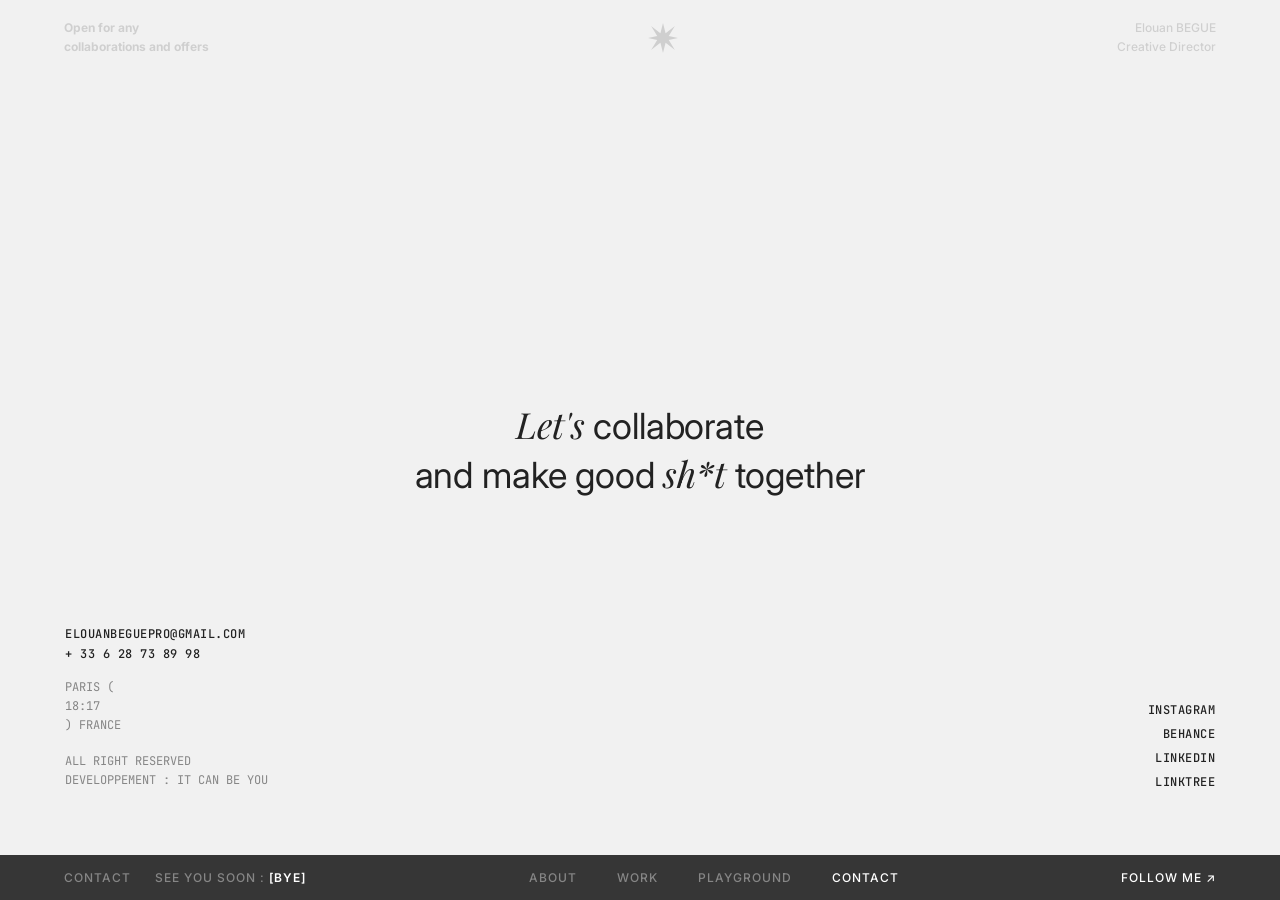
<file: contact.html>
<!DOCTYPE html>
<html lang="en">
<head>
  <meta charset="UTF-8">
  <meta name="viewport" content="width=device-width, initial-scale=1.0">
  <title>Elouan BEGUE — Contact</title>
  <meta name="description" content="Get in touch with Elouan BEGUE, Creative Director based in Paris.">
  <meta property="og:title" content="Elouan BEGUE — Contact">
  <meta property="og:description" content="Get in touch with Elouan BEGUE, Creative Director based in Paris.">
  <meta property="og:type" content="website">
  <meta property="og:url" content="https://elouanbegue.com/contact.html">
  <link rel="icon" href="assets/favicon.svg" type="image/svg+xml">
  <link rel="preconnect" href="https://fonts.googleapis.com">
  <link rel="preconnect" href="https://fonts.gstatic.com" crossorigin>
  <link href="https://fonts.googleapis.com/css2?family=Inter:wght@400;500;600;700&family=JetBrains+Mono:wght@400;500&family=Playfair+Display:ital@1&display=swap" rel="stylesheet">
  <link rel="stylesheet" href="styles.css">
  <style>
    /* === CONTACT PAGE OVERRIDES === */
    body.contact-page {
      background: #f1f1f1;
      color: #222;
      height: 100vh;
      position: relative;
      cursor: none;
      overflow: hidden;
    }

    .contact-page .header {
      position: fixed;
      opacity: 1;
      animation: none;
      background: transparent;
    }

    .contact-page .header-left span,
    .contact-page .header-right span {
      color: #222;
    }

    .contact-page .header-center .logo path {
      fill: #222;
    }

    .contact-center {
      position: absolute;
      top: 50%;
      left: 50%;
      transform: translate(-50%, -50%);
      text-align: center;
      z-index: 1;
    }

    .contact-headline {
      font-size: 36px;
      font-weight: 400;
      line-height: 1.3;
      color: #222;
      letter-spacing: -0.16px;
    }

    .contact-headline em {
      font-family: 'Playfair Display', Georgia, serif;
      font-style: italic;
      font-weight: 400;
    }

    .contact-word {
      display: inline-block;
      opacity: 0;
      transform: translateY(14px);
    }

    .contact-word.visible {
      animation: wordReveal 0.5s ease forwards;
    }

    @keyframes wordReveal {
      to { opacity: 1; transform: translateY(0); }
    }

    .contact-footer-left {
      position: absolute;
      bottom: 110px;
      left: 65px;
      z-index: 2;
      display: flex;
      flex-direction: column;
      gap: 16px;
      opacity: 0;
      transform: translateY(10px);
      animation: contactFadeIn 0.6s ease 0.8s forwards;
    }

    .contact-footer-left .footer-contact {
      display: flex;
      flex-direction: column;
      gap: 4px;
    }

    .contact-footer-left .footer-link {
      font-family: var(--font-mono);
      font-size: 12px;
      font-weight: 500;
      color: #222;
      text-transform: uppercase;
      letter-spacing: 0.5px;
      text-decoration: none;
      display: inline-block;
      position: relative;
      cursor: pointer;
    }

    .contact-footer-left .footer-link::after {
      content: '';
      position: absolute;
      bottom: -2px;
      left: 0;
      width: 0;
      height: 1px;
      background: #222;
      transition: width 0.4s cubic-bezier(0.16, 1, 0.3, 1);
    }

    .contact-footer-left .footer-link:hover::after {
      width: 100%;
    }

    .contact-footer-left .footer-location span,
    .contact-footer-left .footer-credits span {
      font-family: var(--font-mono);
      font-size: 12px;
      font-weight: 400;
      color: var(--grey);
      display: block;
      line-height: 1.6;
    }

    .contact-footer-right {
      position: absolute;
      bottom: 110px;
      right: 65px;
      z-index: 2;
      display: flex;
      flex-direction: column;
      align-items: flex-end;
      gap: 8px;
      opacity: 0;
      transform: translateY(10px);
      animation: contactFadeIn 0.6s ease 1s forwards;
    }

    .contact-footer-right .footer-social-link {
      font-family: var(--font-mono);
      font-size: 12px;
      font-weight: 500;
      color: #222;
      text-transform: uppercase;
      letter-spacing: 0.5px;
      text-decoration: none;
      position: relative;
      cursor: pointer;
    }

    .contact-footer-right .footer-social-link::after {
      content: '';
      position: absolute;
      bottom: -2px;
      left: 0;
      width: 0;
      height: 1px;
      background: #222;
      transition: width 0.4s cubic-bezier(0.16, 1, 0.3, 1);
    }

    .contact-footer-right .footer-social-link:hover::after {
      width: 100%;
    }

    .contact-menu {
      position: fixed;
      bottom: 0;
      left: 0;
      width: 100%;
      z-index: 999;
      background: #363636;
      transform: translateY(100%);
      animation: contactSlideUp 0.5s cubic-bezier(0.16, 1, 0.3, 1) 0.4s forwards;
    }

    .contact-menu-inner {
      max-width: var(--max-width);
      margin: 0 auto;
      padding: 15px var(--side-padding);
      display: flex;
      justify-content: space-between;
      align-items: center;
    }

    .contact-menu-left {
      display: flex;
      gap: 24px;
    }

    .contact-menu-label {
      font-family: var(--font-sans);
      font-size: 12px;
      font-weight: 500;
      color: var(--grey);
      text-transform: uppercase;
      letter-spacing: 1px;
    }

    .contact-menu-label span {
      color: #fff;
      font-weight: 600;
    }

    .contact-menu-links {
      display: flex;
      gap: 40px;
    }

    .contact-menu-link {
      font-family: var(--font-sans);
      font-size: 12px;
      font-weight: 500;
      color: var(--grey);
      text-transform: uppercase;
      letter-spacing: 1px;
      transition: color 0.3s ease;
      text-decoration: none;
    }

    .contact-menu-link.active {
      color: #fff;
    }

    .contact-menu-link:hover {
      color: #fff;
    }

    .contact-menu-follow {
      font-family: var(--font-sans);
      font-size: 12px;
      font-weight: 500;
      color: #fff;
      text-transform: uppercase;
      letter-spacing: 1px;
      transition: opacity 0.3s ease;
      text-decoration: none;
    }

    .contact-menu-follow:hover {
      opacity: 0.7;
    }

    @keyframes contactFadeIn {
      from { opacity: 0; transform: translateY(10px); }
      to { opacity: 1; transform: translateY(0); }
    }

    @keyframes contactSlideUp {
      from { transform: translateY(100%); }
      to { transform: translateY(0); }
    }

    @media (max-width: 768px) {
      body.contact-page { cursor: auto; }
      .contact-headline { font-size: 26px; }
      .contact-center { width: 90%; }
      .contact-footer-left {
        left: var(--side-padding);
        bottom: 80px;
      }
      .contact-footer-right {
        right: var(--side-padding);
        bottom: 80px;
      }
      .contact-menu-left { display: none; }
      .contact-menu-follow { display: none; }
      .contact-menu-inner { justify-content: center; }
      .contact-menu-links { gap: 16px; }
    }
  </style>
</head>
<body class="contact-page">

  <h1 style="position:absolute;width:1px;height:1px;padding:0;margin:-1px;overflow:hidden;clip:rect(0,0,0,0);white-space:nowrap;border:0;">Contact — Elouan BEGUE</h1>

  <!-- HEADER -->
  <header class="header" id="header">
    <div class="header-inner">
      <a href="mailto:elouanbeguepro@gmail.com" class="header-left">
        <span>Open for any</span>
        <span>collaborations and offers</span>
      </a>
      <div class="header-center">
        <a href="index.html">
          <svg class="logo" width="30" height="30" viewBox="0 0 30 30" fill="none" xmlns="http://www.w3.org/2000/svg">
            <path d="M15 0L17.6 10.2L26.9 3.1L20.8 13L30 15L20.8 17L26.9 26.9L17.6 19.8L15 30L12.4 19.8L3.1 26.9L9.2 17L0 15L9.2 13L3.1 3.1L12.4 10.2L15 0Z" fill="#222222"/>
          </svg>
        </a>
      </div>
      <div class="header-right">
        <span>Elouan BEGUE</span>
        <span>Creative Director</span>
      </div>
    </div>
  </header>

  <!-- CENTER TEXT -->
  <div class="contact-center">
    <p class="contact-headline" id="contactHeadline">
      <em>Let's</em> collaborate<br>
      and make good <em>sh*t</em> together
    </p>
  </div>

  <!-- FOOTER LEFT -->
  <div class="contact-footer-left">
    <div class="footer-contact">
      <a href="mailto:elouanbeguepro@gmail.com" class="footer-link">ELOUANBEGUEPRO@GMAIL.COM</a>
      <a href="tel:+33628738998" class="footer-link">+ 33 6 28 73 89 98</a>
    </div>
    <div class="footer-location">
      <span style="white-space: nowrap;">PARIS (<span id="parisTime">19:00</span>) FRANCE</span>
    </div>
    <div class="footer-credits">
      <span>ALL RIGHT RESERVED</span>
      <span>DEVELOPPEMENT : IT CAN BE YOU</span>
    </div>
  </div>

  <!-- FOOTER RIGHT -->
  <div class="contact-footer-right">
    <a href="https://instagram.com/elone_design" target="_blank" rel="noopener" class="footer-social-link">INSTAGRAM</a>
    <a href="https://behance.net/elouanbegue" target="_blank" rel="noopener" class="footer-social-link">BEHANCE</a>
    <a href="https://linkedin.com/in/elouanbegue" target="_blank" rel="noopener" class="footer-social-link">LINKEDIN</a>
    <a href="https://linktr.ee/elone_design" target="_blank" rel="noopener" class="footer-social-link">LINKTREE</a>
  </div>

  <!-- BOTTOM MENU -->
  <nav class="contact-menu">
    <div class="contact-menu-inner">
      <div class="contact-menu-left">
        <span class="contact-menu-label">CONTACT</span>
        <span class="contact-menu-label">SEE YOU SOON : <span>[BYE]</span></span>
      </div>
      <div class="contact-menu-links">
        <a href="index.html" class="contact-menu-link">ABOUT</a>
        <a href="work.html" class="contact-menu-link">WORK</a>
        <a href="playground.html" class="contact-menu-link">PLAYGROUND</a>
        <a href="contact.html" class="contact-menu-link active">CONTACT</a>
      </div>
      <a href="https://linktr.ee/elone_design" target="_blank" rel="noopener" class="contact-menu-follow">FOLLOW ME &#x2197;</a>
    </div>
  </nav>

  <script>
    (function () {
      'use strict';

      // --- WORD-BY-WORD FADE IN ---
      var headline = document.getElementById('contactHeadline');
      if (headline) {
        var fragment = document.createDocumentFragment();
        var childNodes = Array.from(headline.childNodes);

        childNodes.forEach(function(node) {
          if (node.nodeType === Node.TEXT_NODE) {
            var text = node.textContent;
            var parts = text.split(/(\s+)/);
            parts.forEach(function(part) {
              if (/^\s+$/.test(part)) {
                fragment.appendChild(document.createTextNode(part));
              } else if (part.length > 0) {
                var span = document.createElement('span');
                span.className = 'contact-word';
                span.textContent = part;
                fragment.appendChild(span);
              }
            });
          } else if (node.nodeType === Node.ELEMENT_NODE) {
            if (node.tagName === 'BR') {
              fragment.appendChild(node.cloneNode());
            } else {
              var wrapper = document.createElement('span');
              wrapper.className = 'contact-word';
              var clone = node.cloneNode(true);
              wrapper.appendChild(clone);
              fragment.appendChild(wrapper);
            }
          }
        });

        // Clear using safe DOM methods
        while (headline.firstChild) {
          headline.removeChild(headline.firstChild);
        }
        headline.appendChild(fragment);

        // Stagger animation
        var words = headline.querySelectorAll('.contact-word');
        words.forEach(function(word, i) {
          word.style.animationDelay = (0.3 + i * 0.08) + 's';
          word.classList.add('visible');
        });
      }

      // --- PARIS TIME ---
      function updateParisTime() {
        var timeEl = document.getElementById('parisTime');
        if (!timeEl) return;
        var now = new Date();
        var parisTime = new Intl.DateTimeFormat('en-GB', {
          hour: '2-digit',
          minute: '2-digit',
          timeZone: 'Europe/Paris',
          hour12: false,
        }).format(now);
        timeEl.textContent = parisTime;
      }
      updateParisTime();
      setInterval(updateParisTime, 60000);

      // --- CUSTOM CURSOR ---
      var cursor = document.createElement('div');
      cursor.className = 'cursor';
      cursor.id = 'cursor';
      var dot = document.createElement('div');
      dot.className = 'cursor-dot';
      var circle = document.createElement('div');
      circle.className = 'cursor-circle';
      cursor.appendChild(dot);
      cursor.appendChild(circle);
      document.body.appendChild(cursor);

      var isTouchDevice = 'ontouchstart' in window || navigator.maxTouchPoints > 0;
      if (!isTouchDevice) {
        var mouseX = 0, mouseY = 0, cursorX = 0, cursorY = 0;
        document.addEventListener('mousemove', function(e) {
          mouseX = e.clientX;
          mouseY = e.clientY;
        });
        function animateCursor() {
          cursorX += (mouseX - cursorX) * 0.15;
          cursorY += (mouseY - cursorY) * 0.15;
          cursor.style.transform = 'translate3d(' + cursorX + 'px, ' + cursorY + 'px, 0)';
          requestAnimationFrame(animateCursor);
        }
        animateCursor();

        // Link hover effect
        var links = document.querySelectorAll('a, .footer-link, .footer-social-link');
        links.forEach(function(el) {
          el.addEventListener('mouseenter', function() {
            circle.style.transform = 'scale(1.3)';
            dot.style.transform = 'scale(0.5)';
          });
          el.addEventListener('mouseleave', function() {
            circle.style.transform = 'scale(1)';
            dot.style.transform = 'scale(1)';
          });
        });
      }
    })();
  </script>
</body>
</html>
</file>
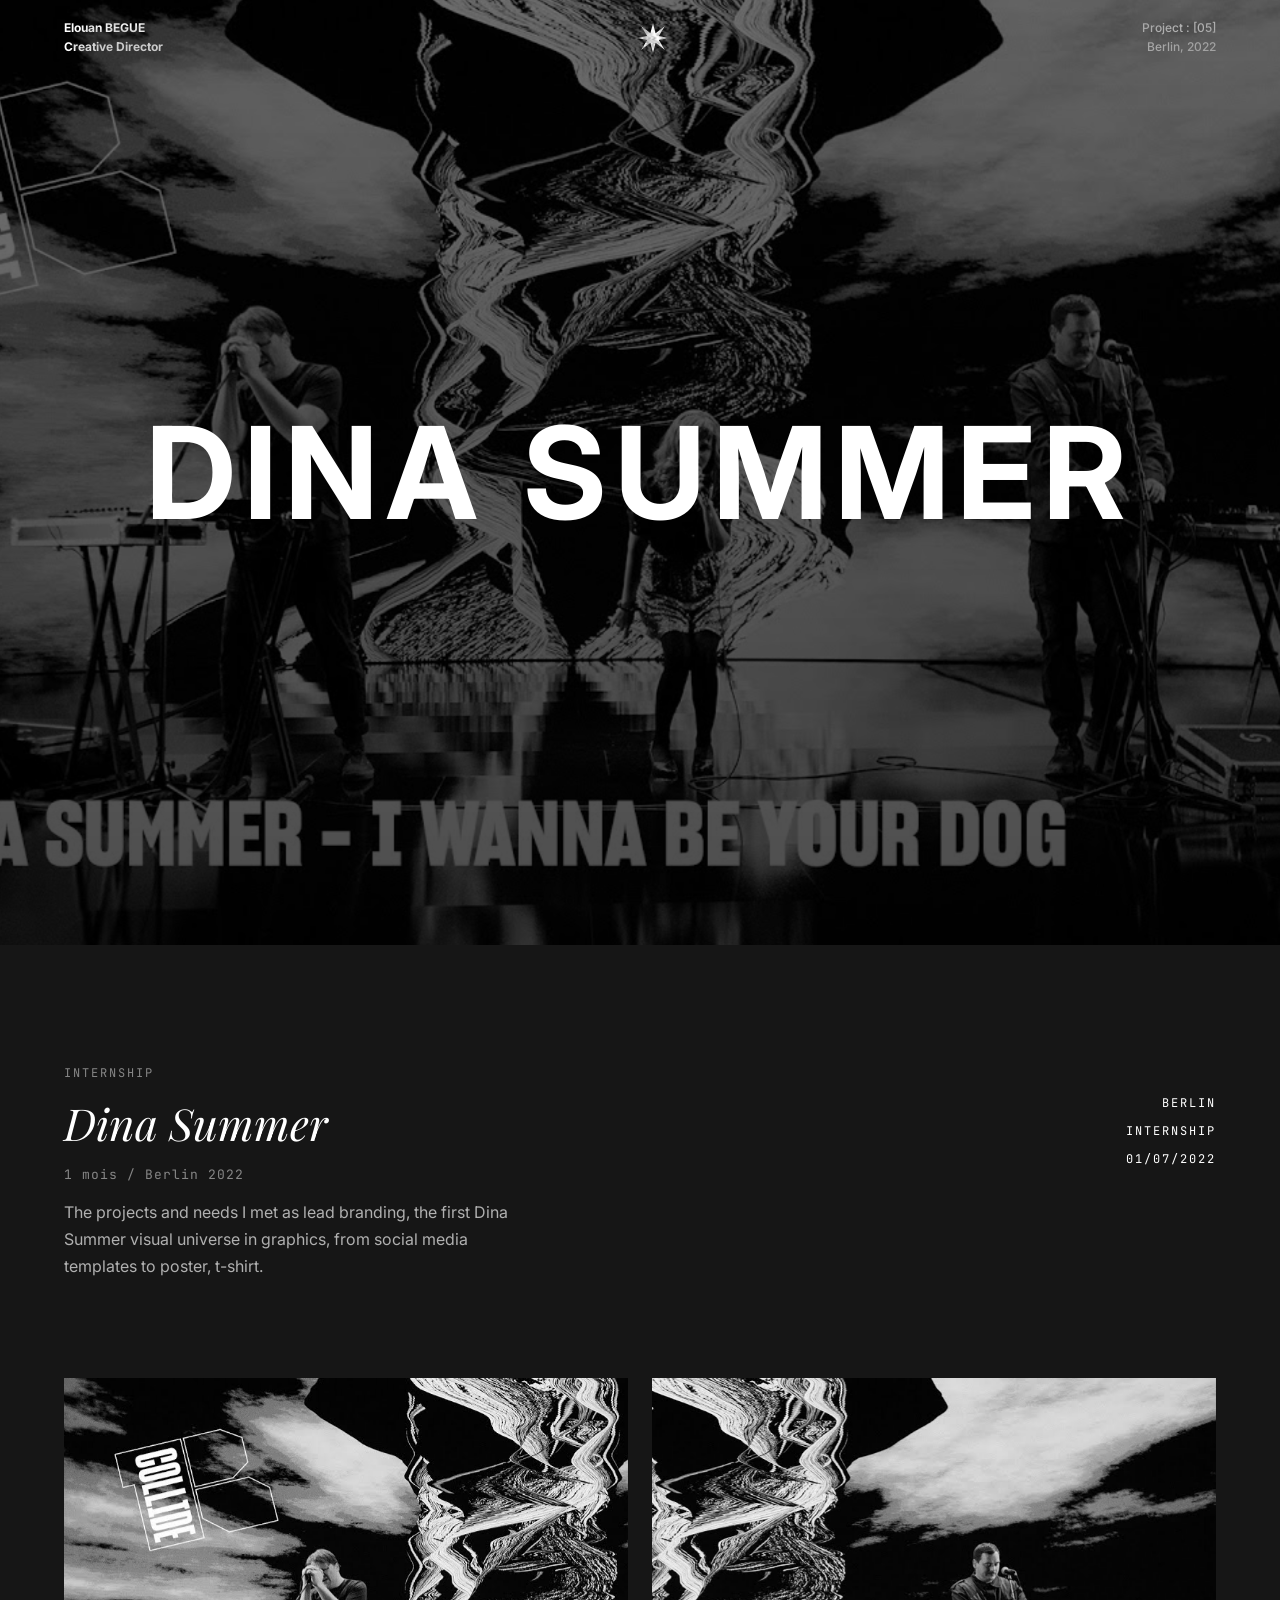
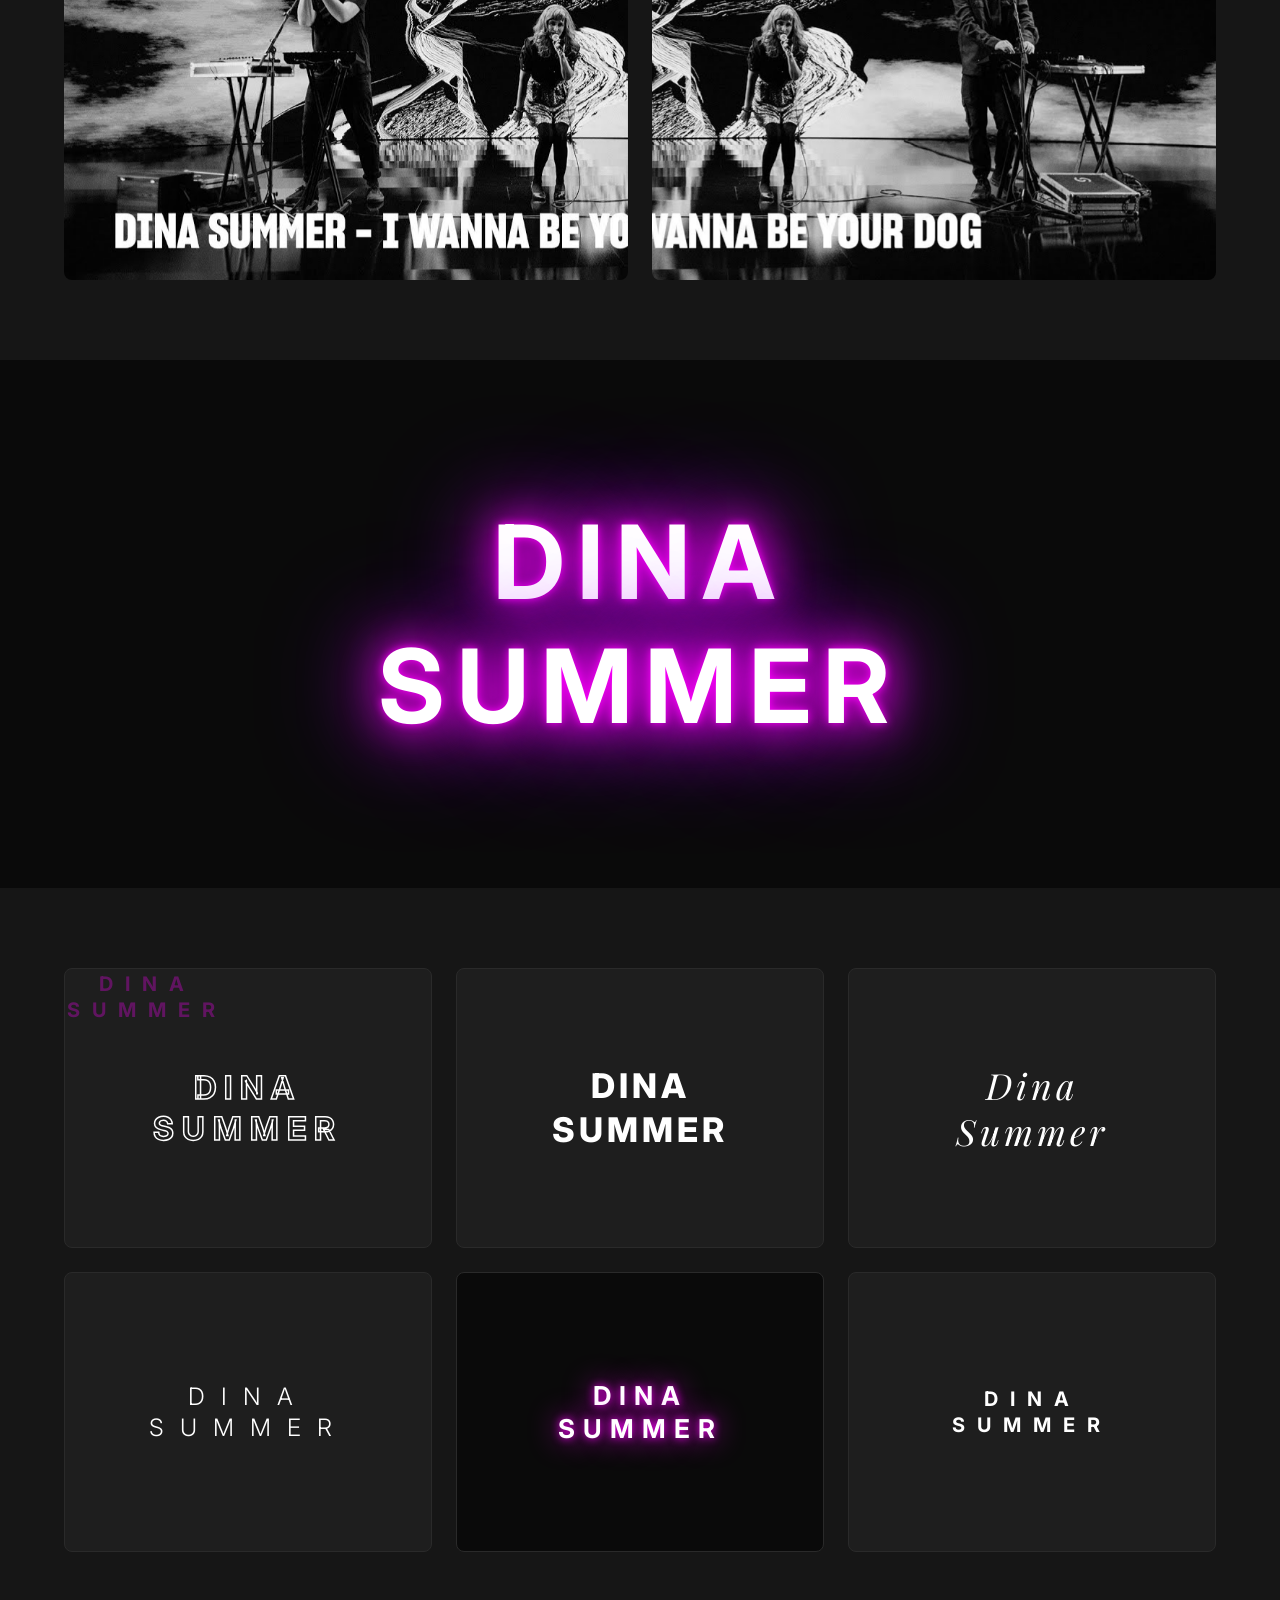
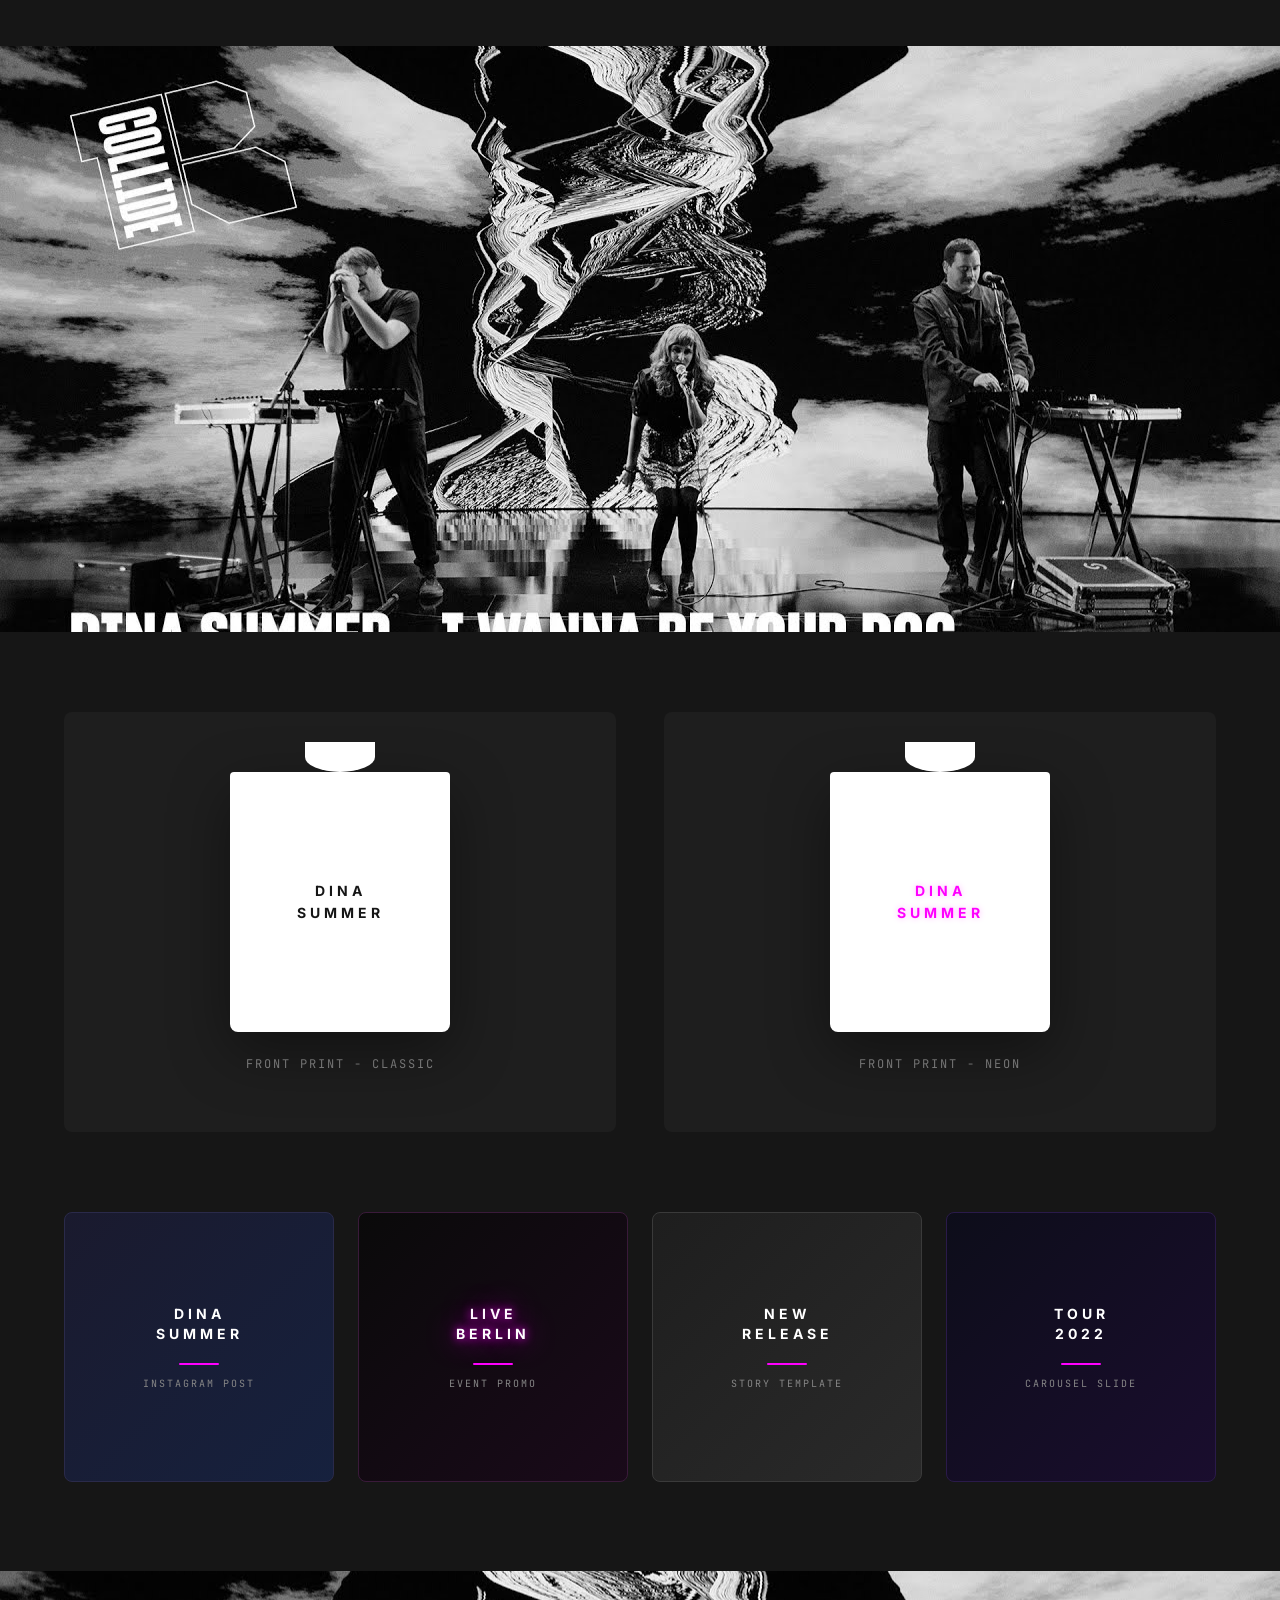
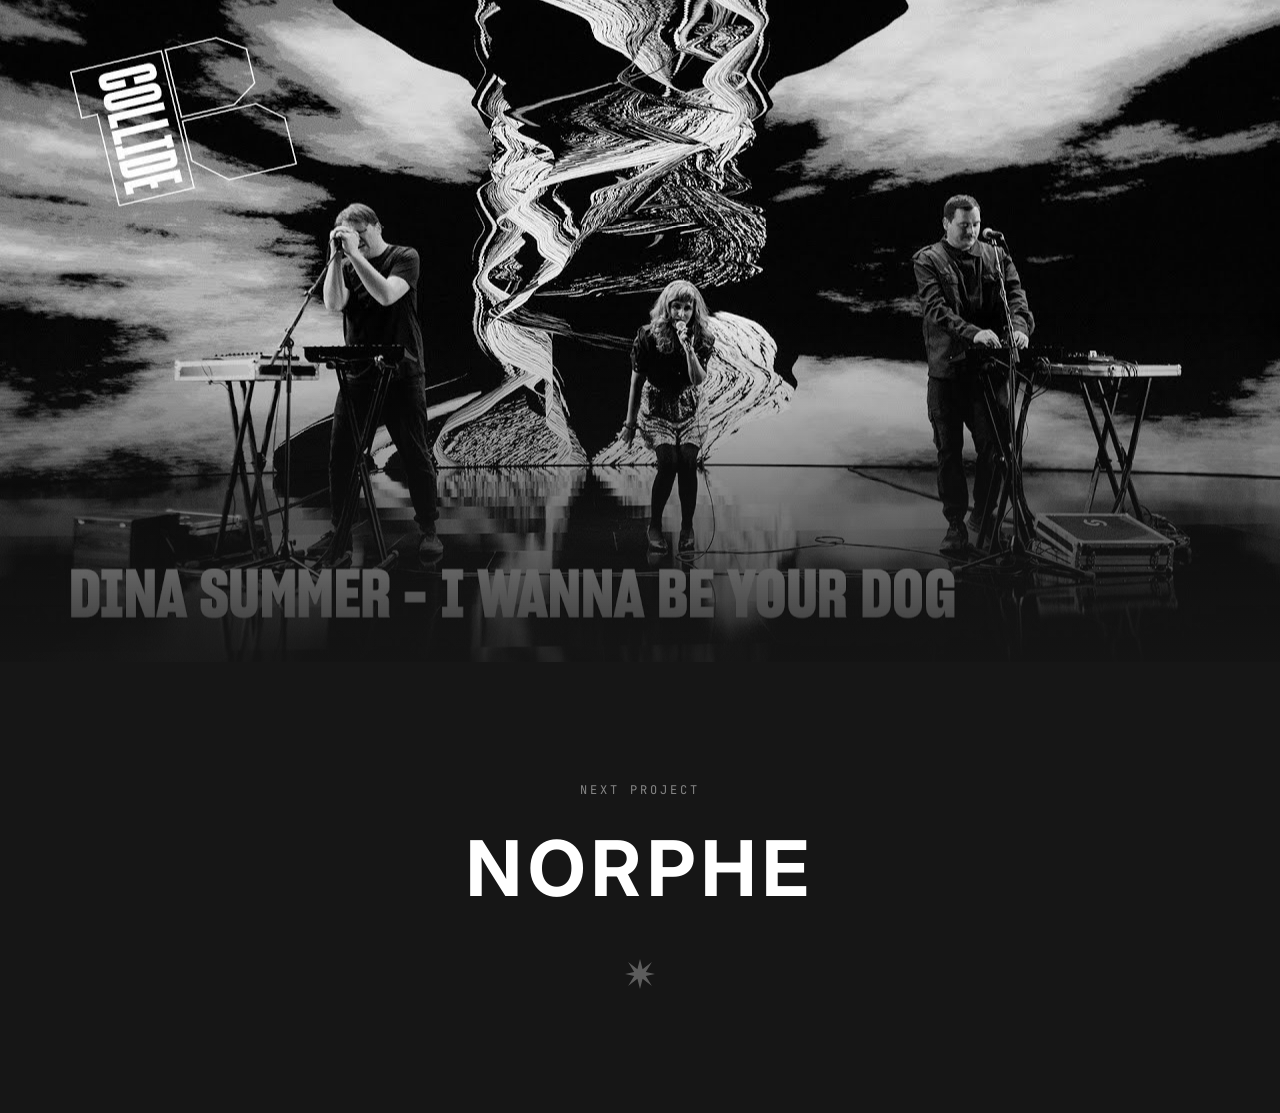
<file: work-dina-summer.html>
<!DOCTYPE html>
<html lang="en">
<head>
  <meta charset="UTF-8">
  <meta name="viewport" content="width=device-width, initial-scale=1.0">
  <title>DINA SUMMER — Elouan BEGUE</title>
  <meta name="description" content="Dina Summer branding case study. Lead branding for Berlin music artist — social media, posters, merch design.">
  <meta property="og:title" content="DINA SUMMER — Elouan BEGUE">
  <meta property="og:description" content="Dina Summer branding case study. Lead branding for Berlin music artist — social media, posters, merch design.">
  <meta property="og:type" content="website">
  <meta property="og:url" content="https://elouanbegue.com/work-dina-summer.html">
  <link rel="icon" href="assets/favicon.svg" type="image/svg+xml">
  <link rel="preconnect" href="https://fonts.googleapis.com">
  <link rel="preconnect" href="https://fonts.gstatic.com" crossorigin>
  <link href="https://fonts.googleapis.com/css2?family=Inter:wght@400;500;600;700&family=JetBrains+Mono:wght@400;500&family=Playfair+Display:ital,wght@0,400;0,700;1,400;1,700&display=swap" rel="stylesheet">
  <link rel="stylesheet" href="styles.css">
  <style>
    /* ---- PAGE OVERRIDES (dark theme) ---- */
    body {
      background: #161616;
      color: #fff;
    }

    /* ---- HEADER ---- */
    .header {
      background: transparent;
      mix-blend-mode: difference;
    }
    .header.scrolled {
      background: rgba(22,22,22,0.92);
      backdrop-filter: blur(12px);
    }

    /* ---- HERO ---- */
    .ds-hero {
      position: relative;
      width: 100vw;
      height: 100vh;
      min-height: 945px;
      overflow: hidden;
      display: flex;
      align-items: center;
      justify-content: center;
    }
    .ds-hero-bg {
      position: absolute;
      inset: 0;
      background: url('assets/project-dinna.jpg') center/cover no-repeat;
      transform: scale(1.05);
      animation: heroZoom 1.6s ease-out forwards;
    }
    .ds-hero-overlay {
      position: absolute;
      inset: 0;
      background: linear-gradient(180deg, rgba(0,0,0,0.55) 0%, rgba(0,0,0,0.7) 100%);
    }
    .ds-hero-title {
      position: relative;
      z-index: 2;
      font-family: 'Inter', sans-serif;
      font-size: clamp(48px, 10vw, 140px);
      font-weight: 700;
      color: #fff;
      text-transform: uppercase;
      letter-spacing: 8px;
      text-align: center;
      line-height: 1;
      overflow: hidden;
    }
    .ds-hero-title .letter {
      display: inline-block;
      opacity: 0;
      transform: translateY(100%);
      animation: letterReveal 0.6s cubic-bezier(0.16, 1, 0.3, 1) forwards;
    }

    @keyframes letterReveal {
      to {
        opacity: 1;
        transform: translateY(0);
      }
    }

    /* ---- BOTTOM MENU BAR ---- */
    .ds-bottom-bar {
      position: fixed;
      bottom: 0;
      left: 0;
      width: 100%;
      z-index: 999;
      background: #363636;
      isolation: isolate;
      padding: 15px 64px;
      display: flex;
      justify-content: space-between;
      align-items: center;
      transform: translateY(100%);
      opacity: 0;
      transition: transform 0.4s cubic-bezier(0.16, 1, 0.3, 1), opacity 0.3s ease;
    }
    .ds-bottom-bar.visible {
      transform: translateY(0);
      opacity: 1;
    }
    .ds-bar-left {
      display: flex;
      flex-direction: column;
      gap: 2px;
    }
    .ds-bar-left span {
      font-family: 'JetBrains Mono', monospace;
      font-size: 12px;
      color: #fff;
      letter-spacing: 1px;
      text-transform: uppercase;
    }
    .ds-bar-left span:last-child {
      color: #868686;
    }
    .ds-bar-center {
      display: flex;
      gap: 40px;
    }
    .ds-bar-center a {
      font-family: 'Inter', sans-serif;
      font-size: 12px;
      font-weight: 500;
      color: #868686;
      text-transform: uppercase;
      letter-spacing: 1px;
      transition: color 0.3s;
      cursor: pointer;
    }
    .ds-bar-center a.active {
      color: #fff;
    }
    .ds-bar-center a:hover {
      color: #fff;
    }
    .ds-bar-right a {
      font-family: 'Inter', sans-serif;
      font-size: 12px;
      font-weight: 500;
      color: #fff;
      text-transform: uppercase;
      letter-spacing: 1px;
      cursor: pointer;
      transition: opacity 0.3s;
    }
    .ds-bar-right a:hover {
      opacity: 0.7;
    }

    /* ---- PROJECT INFO BLOCK ---- */
    .ds-info {
      max-width: 1384px;
      margin: 0 auto;
      padding: 120px 64px 80px;
      display: grid;
      grid-template-columns: 1fr 1fr;
      gap: 80px;
      align-items: start;
    }
    .ds-info-left {
      display: flex;
      flex-direction: column;
      gap: 16px;
    }
    .ds-info-tag {
      font-family: 'JetBrains Mono', monospace;
      font-size: 12px;
      color: #868686;
      text-transform: uppercase;
      letter-spacing: 2px;
    }
    .ds-info-title {
      font-family: 'Playfair Display', serif;
      font-style: italic;
      font-size: clamp(32px, 4vw, 44px);
      font-weight: 400;
      color: #fff;
      line-height: 1.2;
    }
    .ds-info-duration {
      font-family: 'JetBrains Mono', monospace;
      font-size: 13px;
      color: #868686;
      letter-spacing: 1px;
    }
    .ds-info-desc {
      font-family: 'Inter', sans-serif;
      font-size: 16px;
      color: #b0b0b0;
      line-height: 1.7;
      max-width: 480px;
    }
    .ds-info-right {
      display: flex;
      flex-direction: column;
      align-items: flex-end;
      gap: 12px;
      padding-top: 30px;
    }
    .ds-info-right span {
      font-family: 'JetBrains Mono', monospace;
      font-size: 12px;
      color: #fff;
      text-transform: uppercase;
      letter-spacing: 2px;
    }

    /* ---- CONTENT SECTIONS ---- */
    .ds-section {
      max-width: 1384px;
      margin: 0 auto;
      padding: 0 64px;
    }
    .ds-section-full {
      width: 100%;
      padding: 0;
    }

    /* Two-column concert photos */
    .ds-two-col {
      display: grid;
      grid-template-columns: 1fr 1fr;
      gap: 24px;
      margin-bottom: 24px;
    }
    .ds-photo {
      position: relative;
      height: 520px;
      border-radius: 8px;
      overflow: hidden;
    }
    .ds-photo img {
      width: 100%;
      height: 100%;
      object-fit: cover;
      transition: transform 0.6s cubic-bezier(0.16, 1, 0.3, 1);
      will-change: transform;
    }
    .ds-photo:hover img {
      transform: scale(1.03);
    }

    /* Neon text section */
    .ds-neon-section {
      width: 100%;
      padding: 140px 64px;
      display: flex;
      align-items: center;
      justify-content: center;
      background: #0a0a0a;
      margin: 80px 0;
    }
    .ds-neon-text {
      font-family: 'Inter', sans-serif;
      font-size: clamp(48px, 8vw, 120px);
      font-weight: 700;
      text-transform: uppercase;
      letter-spacing: 12px;
      color: #fff;
      text-align: center;
      text-shadow:
        0 0 10px #ff00ff,
        0 0 40px #ff00ff,
        0 0 80px #ff00ff,
        0 0 120px #8b00ff;
      animation: neonPulse 3s ease-in-out infinite alternate;
    }
    @keyframes neonPulse {
      0% {
        text-shadow:
          0 0 10px #ff00ff,
          0 0 40px #ff00ff,
          0 0 80px #ff00ff,
          0 0 120px #8b00ff;
      }
      100% {
        text-shadow:
          0 0 5px #ff00ff,
          0 0 20px #ff00ff,
          0 0 60px #ff00ff,
          0 0 80px #8b00ff;
      }
    }

    /* Logo variations grid */
    .ds-logo-grid {
      display: grid;
      grid-template-columns: repeat(3, 1fr);
      gap: 24px;
      margin-bottom: 80px;
    }
    .ds-logo-cell {
      height: 280px;
      border-radius: 8px;
      display: flex;
      align-items: center;
      justify-content: center;
      background: #1e1e1e;
      border: 1px solid #2a2a2a;
      transition: transform 0.5s cubic-bezier(0.16, 1, 0.3, 1), border-color 0.3s;
      overflow: hidden;
    }
    .ds-logo-cell:hover {
      border-color: #ff00ff;
      transform: translateY(-4px);
    }
    .ds-logo-cell .logo-text {
      font-family: 'Inter', sans-serif;
      font-size: 28px;
      font-weight: 700;
      text-transform: uppercase;
      letter-spacing: 6px;
      color: #fff;
      text-align: center;
      line-height: 1.3;
      transition: transform 0.5s cubic-bezier(0.16, 1, 0.3, 1);
    }
    /* Outlined */
    .ds-logo-cell.style-outlined .logo-text {
      -webkit-text-stroke: 1.5px #fff;
      color: transparent;
      font-size: 32px;
      letter-spacing: 8px;
    }
    /* Filled bold */
    .ds-logo-cell.style-filled .logo-text {
      font-weight: 800;
      font-size: 34px;
      letter-spacing: 4px;
    }
    /* Script / serif italic */
    .ds-logo-cell.style-script .logo-text {
      font-family: 'Playfair Display', serif;
      font-style: italic;
      font-weight: 400;
      font-size: 36px;
      letter-spacing: 4px;
      text-transform: none;
    }
    /* Geometric / condensed */
    .ds-logo-cell.style-geometric .logo-text {
      font-weight: 300;
      font-size: 24px;
      letter-spacing: 16px;
    }
    /* Neon style */
    .ds-logo-cell.style-neon {
      background: #0a0a0a;
    }
    .ds-logo-cell.style-neon .logo-text {
      text-shadow:
        0 0 8px #ff00ff,
        0 0 30px #ff00ff;
      font-size: 26px;
      letter-spacing: 8px;
    }
    /* Distorted / stacked */
    .ds-logo-cell.style-distorted .logo-text {
      font-size: 20px;
      letter-spacing: 12px;
      position: relative;
    }
    .ds-logo-cell.style-distorted .logo-text-ghost {
      position: absolute;
      top: 3px;
      left: 3px;
      color: rgba(255, 0, 255, 0.3);
      font-family: 'Inter', sans-serif;
      font-size: 20px;
      font-weight: 700;
      text-transform: uppercase;
      letter-spacing: 12px;
      text-align: center;
      line-height: 1.3;
      pointer-events: none;
    }

    /* Full-width photo */
    .ds-full-photo {
      width: 100%;
      height: 600px;
      overflow: hidden;
      margin-bottom: 80px;
    }
    .ds-full-photo img {
      width: 100%;
      height: 100%;
      object-fit: cover;
      transition: transform 0.6s cubic-bezier(0.16, 1, 0.3, 1);
    }
    .ds-full-photo:hover img {
      transform: scale(1.02);
    }

    /* Merch / T-shirt mockups */
    .ds-merch-grid {
      display: grid;
      grid-template-columns: 1fr 1fr;
      gap: 48px;
      margin-bottom: 80px;
    }
    .ds-tshirt {
      display: flex;
      flex-direction: column;
      align-items: center;
      justify-content: center;
      padding: 60px 40px;
      background: #1e1e1e;
      border-radius: 8px;
      transition: transform 0.5s cubic-bezier(0.16, 1, 0.3, 1);
    }
    .ds-tshirt:hover {
      transform: perspective(600px) rotateY(5deg) rotateX(-3deg);
    }
    .ds-tshirt-shape {
      width: 220px;
      height: 260px;
      background: #fff;
      border-radius: 4px 4px 8px 8px;
      position: relative;
      display: flex;
      align-items: center;
      justify-content: center;
      box-shadow: 0 20px 60px rgba(0,0,0,0.4);
    }
    .ds-tshirt-neck {
      position: absolute;
      top: -30px;
      left: 50%;
      transform: translateX(-50%);
      width: 70px;
      height: 30px;
      background: #fff;
      border-radius: 0 0 50% 50%;
    }
    .ds-tshirt-sleeves {
      position: absolute;
      top: 0;
      width: 280px;
      height: 40px;
      background: #fff;
      border-radius: 4px 4px 0 0;
      z-index: -1;
    }
    .ds-tshirt-logo {
      font-family: 'Inter', sans-serif;
      font-size: 14px;
      font-weight: 700;
      text-transform: uppercase;
      letter-spacing: 4px;
      color: #161616;
      text-align: center;
      line-height: 1.6;
    }
    .ds-tshirt-logo.neon-print {
      color: #ff00ff;
      text-shadow: 0 0 6px rgba(255,0,255,0.3);
    }
    .ds-tshirt-label {
      margin-top: 24px;
      font-family: 'JetBrains Mono', monospace;
      font-size: 12px;
      color: #868686;
      text-transform: uppercase;
      letter-spacing: 2px;
    }

    /* Social media templates */
    .ds-social-grid {
      display: grid;
      grid-template-columns: repeat(4, 1fr);
      gap: 24px;
      margin-bottom: 80px;
    }
    .ds-social-card {
      aspect-ratio: 1;
      border-radius: 8px;
      overflow: hidden;
      display: flex;
      flex-direction: column;
      align-items: center;
      justify-content: center;
      padding: 24px;
      transition: transform 0.5s cubic-bezier(0.16, 1, 0.3, 1);
    }
    .ds-social-card:hover {
      transform: scale(1.04);
    }
    .ds-social-card:nth-child(1) {
      background: linear-gradient(135deg, #1a1a2e, #16213e);
      border: 1px solid #2a2a4a;
    }
    .ds-social-card:nth-child(2) {
      background: linear-gradient(135deg, #0a0a0a, #1a0a1a);
      border: 1px solid #3a1a3a;
    }
    .ds-social-card:nth-child(3) {
      background: linear-gradient(135deg, #1e1e1e, #2a2a2a);
      border: 1px solid #3a3a3a;
    }
    .ds-social-card:nth-child(4) {
      background: linear-gradient(135deg, #0d0d1a, #1a0d2e);
      border: 1px solid #2a1a4a;
    }
    .ds-social-title {
      font-family: 'Inter', sans-serif;
      font-size: 14px;
      font-weight: 700;
      text-transform: uppercase;
      letter-spacing: 4px;
      color: #fff;
      text-align: center;
      margin-bottom: 8px;
      line-height: 1.4;
    }
    .ds-social-sub {
      font-family: 'JetBrains Mono', monospace;
      font-size: 10px;
      color: #868686;
      text-transform: uppercase;
      letter-spacing: 2px;
      text-align: center;
    }
    .ds-social-card:nth-child(2) .ds-social-title {
      text-shadow: 0 0 10px #ff00ff, 0 0 30px #ff00ff;
    }
    .ds-social-accent {
      width: 40px;
      height: 2px;
      background: #ff00ff;
      margin: 12px 0;
      border-radius: 1px;
    }

    /* Final concert full-width */
    .ds-final-photo {
      width: 100%;
      height: 700px;
      overflow: hidden;
      position: relative;
      margin-bottom: 0;
    }
    .ds-final-photo img {
      width: 100%;
      height: 100%;
      object-fit: cover;
      object-position: center top;
    }
    .ds-final-overlay {
      position: absolute;
      inset: 0;
      background: linear-gradient(180deg, transparent 50%, rgba(22,22,22,0.9) 100%);
      pointer-events: none;
    }

    /* ---- NEXT PROJECT ---- */
    .ds-next {
      padding: 120px 64px;
      text-align: center;
      display: flex;
      flex-direction: column;
      align-items: center;
      gap: 24px;
    }
    .ds-next-label {
      font-family: 'JetBrains Mono', monospace;
      font-size: 12px;
      color: #868686;
      text-transform: uppercase;
      letter-spacing: 3px;
    }
    .ds-next-name {
      font-family: 'Inter', sans-serif;
      font-size: clamp(40px, 6vw, 80px);
      font-weight: 700;
      color: #fff;
      text-transform: uppercase;
      letter-spacing: 6px;
      transition: color 0.3s, letter-spacing 0.4s cubic-bezier(0.16, 1, 0.3, 1);
      cursor: pointer;
    }
    .ds-next-name:hover {
      color: #ff00ff;
      letter-spacing: 12px;
    }
    .ds-next-star {
      margin-top: 20px;
    }
    .ds-next-star svg {
      opacity: 0.3;
    }

    /* ---- SCROLL REVEAL ---- */
    .ds-reveal {
      opacity: 0;
      transform: translateY(60px);
      transition: opacity 0.8s cubic-bezier(0.16, 1, 0.3, 1), transform 0.8s cubic-bezier(0.16, 1, 0.3, 1);
    }
    .ds-reveal.visible {
      opacity: 1;
      transform: translateY(0);
    }

    /* Stagger children */
    .ds-stagger > * {
      opacity: 0;
      transform: translateY(40px);
      transition: opacity 0.6s cubic-bezier(0.16, 1, 0.3, 1), transform 0.6s cubic-bezier(0.16, 1, 0.3, 1);
    }
    .ds-stagger.visible > * {
      opacity: 1;
      transform: translateY(0);
    }
    .ds-stagger.visible > *:nth-child(1) { transition-delay: 0s; }
    .ds-stagger.visible > *:nth-child(2) { transition-delay: 0.08s; }
    .ds-stagger.visible > *:nth-child(3) { transition-delay: 0.16s; }
    .ds-stagger.visible > *:nth-child(4) { transition-delay: 0.24s; }
    .ds-stagger.visible > *:nth-child(5) { transition-delay: 0.32s; }
    .ds-stagger.visible > *:nth-child(6) { transition-delay: 0.40s; }

    /* Parallax helper */
    .ds-parallax-img {
      will-change: transform;
    }

    /* ---- RESPONSIVE ---- */
    @media (max-width: 1024px) {
      .ds-info {
        padding: 100px 32px 60px;
        gap: 40px;
      }
      .ds-section {
        padding: 0 32px;
      }
      .ds-neon-section {
        padding: 100px 32px;
      }
      .ds-photo {
        height: 400px;
      }
      .ds-full-photo {
        height: 450px;
      }
      .ds-final-photo {
        height: 500px;
      }
      .ds-social-grid {
        grid-template-columns: repeat(2, 1fr);
      }
      .ds-bottom-bar {
        padding: 15px 32px;
      }
      .ds-bar-center {
        gap: 24px;
      }
      .ds-next {
        padding: 100px 32px;
      }
    }

    @media (max-width: 768px) {
      .cursor {
        display: none;
      }
      .ds-hero {
        min-height: 600px;
      }
      .ds-info {
        grid-template-columns: 1fr;
        padding: 80px 20px 60px;
        gap: 40px;
      }
      .ds-info-right {
        align-items: flex-start;
        padding-top: 0;
      }
      .ds-section {
        padding: 0 20px;
      }
      .ds-two-col {
        grid-template-columns: 1fr;
      }
      .ds-photo {
        height: 320px;
      }
      .ds-neon-section {
        padding: 80px 20px;
        margin: 40px 0;
      }
      .ds-logo-grid {
        grid-template-columns: repeat(2, 1fr);
      }
      .ds-full-photo {
        height: 320px;
      }
      .ds-merch-grid {
        grid-template-columns: 1fr;
        gap: 24px;
      }
      .ds-social-grid {
        grid-template-columns: 1fr 1fr;
      }
      .ds-final-photo {
        height: 400px;
      }
      .ds-bottom-bar {
        padding: 12px 20px;
      }
      .ds-bar-left,
      .ds-bar-right {
        display: none;
      }
      .ds-bar-center {
        width: 100%;
        justify-content: center;
        gap: 16px;
      }
      .ds-next {
        padding: 80px 20px;
      }
      .ds-tshirt:hover,
      .ds-social-card:hover,
      .ds-logo-cell:hover {
        transform: none;
      }
    }

    @media (max-width: 480px) {
      .ds-photo {
        height: 260px;
      }
      .ds-logo-grid {
        grid-template-columns: 1fr;
      }
      .ds-social-grid {
        grid-template-columns: 1fr;
      }
      .ds-logo-cell {
        height: 200px;
      }
    }
  </style>
</head>
<body>

  <!-- Custom Cursor -->
  <div class="cursor" id="cursor">
    <div class="cursor-dot"></div>
    <div class="cursor-circle"></div>
    <span class="cursor-text">VIEW</span>
  </div>

  <!-- HEADER -->
  <header class="header" id="header">
    <div class="header-inner">
      <a href="mailto:elouanbeguepro@gmail.com" class="header-left">
        <span>Elouan BEGUE</span>
        <span>Creative Director</span>
      </a>
      <div class="header-center">
        <a href="index.html">
          <svg class="logo" width="30" height="30" viewBox="0 0 30 30" fill="none" xmlns="http://www.w3.org/2000/svg">
            <path d="M15 0L17.6 10.2L26.9 3.1L20.8 13L30 15L20.8 17L26.9 26.9L17.6 19.8L15 30L12.4 19.8L3.1 26.9L9.2 17L0 15L9.2 13L3.1 3.1L12.4 10.2L15 0Z" fill="white"/>
          </svg>
        </a>
      </div>
      <div class="header-right">
        <span>Project : [05]</span>
        <span>Berlin, 2022</span>
      </div>
    </div>
  </header>

  <!-- HERO -->
  <section class="ds-hero" id="hero">
    <div class="ds-hero-bg"></div>
    <div class="ds-hero-overlay"></div>
    <h1 class="ds-hero-title" id="heroTitle">DINA SUMMER</h1>
  </section>

  <!-- BOTTOM MENU BAR -->
  <nav class="ds-bottom-bar" id="bottomBar">
    <div class="ds-bar-left">
      <span>DINA SUMMER</span>
      <span>PROJECT : [05]</span>
    </div>
    <div class="ds-bar-center">
      <a href="index.html">ABOUT</a>
      <a href="work.html" class="active">WORK</a>
      <a href="playground.html">PLAYGROUND</a>
      <a href="contact.html">CONTACT</a>
    </div>
    <div class="ds-bar-right">
      <a href="https://linktr.ee/elone_design" target="_blank" rel="noopener">FOLLOW ME &#x2197;</a>
    </div>
  </nav>

  <!-- PROJECT INFO -->
  <section class="ds-info ds-reveal">
    <div class="ds-info-left">
      <span class="ds-info-tag">INTERNSHIP</span>
      <h2 class="ds-info-title">Dina Summer</h2>
      <span class="ds-info-duration">1 mois / Berlin 2022</span>
      <p class="ds-info-desc">The projects and needs I met as lead branding, the first Dina Summer visual universe in graphics, from social media templates to poster, t-shirt.</p>
    </div>
    <div class="ds-info-right">
      <span>BERLIN</span>
      <span>INTERNSHIP</span>
      <span>01/07/2022</span>
    </div>
  </section>

  <!-- SECTION 1: Two-column concert photos -->
  <div class="ds-section ds-reveal">
    <div class="ds-two-col">
      <div class="ds-photo">
        <img src="assets/project-dinna.jpg" alt="Dina Summer live concert" loading="lazy" class="ds-parallax-img" width="680" height="520" style="object-position: left center;">
      </div>
      <div class="ds-photo">
        <img src="assets/project-dinna.jpg" alt="Dina Summer stage performance" loading="lazy" class="ds-parallax-img" width="680" height="520" style="object-position: right center;">
      </div>
    </div>
  </div>

  <!-- SECTION 2: Neon glow text -->
  <div class="ds-neon-section ds-reveal">
    <div class="ds-neon-text">DINA<br>SUMMER</div>
  </div>

  <!-- SECTION 3: Logo variations grid -->
  <div class="ds-section ds-reveal ds-stagger">
    <div class="ds-logo-grid">
      <div class="ds-logo-cell style-outlined">
        <span class="logo-text">DINA<br>SUMMER</span>
      </div>
      <div class="ds-logo-cell style-filled">
        <span class="logo-text">DINA<br>SUMMER</span>
      </div>
      <div class="ds-logo-cell style-script">
        <span class="logo-text">Dina<br>Summer</span>
      </div>
      <div class="ds-logo-cell style-geometric">
        <span class="logo-text">DINA<br>SUMMER</span>
      </div>
      <div class="ds-logo-cell style-neon">
        <span class="logo-text">DINA<br>SUMMER</span>
      </div>
      <div class="ds-logo-cell style-distorted">
        <span class="logo-text">DINA<br>SUMMER</span>
        <span class="logo-text-ghost">DINA<br>SUMMER</span>
      </div>
    </div>
  </div>

  <!-- SECTION 4: Full-width concert photo -->
  <div class="ds-full-photo ds-reveal">
    <img src="assets/project-dinna.jpg" alt="Dina Summer live on stage" loading="lazy" class="ds-parallax-img" width="1512" height="600" style="object-position: center 30%;">
  </div>

  <!-- SECTION 5: T-shirt / merch mockups -->
  <div class="ds-section ds-reveal">
    <div class="ds-merch-grid">
      <div class="ds-tshirt">
        <div class="ds-tshirt-shape">
          <div class="ds-tshirt-neck"></div>
          <div class="ds-tshirt-sleeves"></div>
          <span class="ds-tshirt-logo">DINA<br>SUMMER</span>
        </div>
        <span class="ds-tshirt-label">Front print - Classic</span>
      </div>
      <div class="ds-tshirt">
        <div class="ds-tshirt-shape">
          <div class="ds-tshirt-neck"></div>
          <div class="ds-tshirt-sleeves"></div>
          <span class="ds-tshirt-logo neon-print">DINA<br>SUMMER</span>
        </div>
        <span class="ds-tshirt-label">Front print - Neon</span>
      </div>
    </div>
  </div>

  <!-- SECTION 6: Social media templates -->
  <div class="ds-section ds-reveal ds-stagger">
    <div class="ds-social-grid">
      <div class="ds-social-card">
        <span class="ds-social-title">DINA<br>SUMMER</span>
        <div class="ds-social-accent"></div>
        <span class="ds-social-sub">Instagram Post</span>
      </div>
      <div class="ds-social-card">
        <span class="ds-social-title">LIVE<br>BERLIN</span>
        <div class="ds-social-accent"></div>
        <span class="ds-social-sub">Event Promo</span>
      </div>
      <div class="ds-social-card">
        <span class="ds-social-title">NEW<br>RELEASE</span>
        <div class="ds-social-accent"></div>
        <span class="ds-social-sub">Story Template</span>
      </div>
      <div class="ds-social-card">
        <span class="ds-social-title">TOUR<br>2022</span>
        <div class="ds-social-accent"></div>
        <span class="ds-social-sub">Carousel Slide</span>
      </div>
    </div>
  </div>

  <!-- SECTION 7: Final concert photography -->
  <div class="ds-final-photo ds-reveal">
    <img src="assets/project-dinna.jpg" alt="Dina Summer concert finale" loading="lazy" class="ds-parallax-img" width="1512" height="700" style="object-position: center 20%;">
    <div class="ds-final-overlay"></div>
  </div>

  <!-- NEXT PROJECT -->
  <div class="ds-next ds-reveal">
    <span class="ds-next-label">Next Project</span>
    <a href="work-norphe.html" class="ds-next-name">NORPHE</a>
    <div class="ds-next-star">
      <svg width="30" height="30" viewBox="0 0 30 30" fill="none" xmlns="http://www.w3.org/2000/svg">
        <path d="M15 0L17.6 10.2L26.9 3.1L20.8 13L30 15L20.8 17L26.9 26.9L17.6 19.8L15 30L12.4 19.8L3.1 26.9L9.2 17L0 15L9.2 13L3.1 3.1L12.4 10.2L15 0Z" fill="white"/>
      </svg>
    </div>
  </div>

  <script>
    /* ---- CUSTOM CURSOR ---- */
    const cursor = document.getElementById('cursor');
    let mx = 0, my = 0, cx = 0, cy = 0;
    document.addEventListener('mousemove', function(e) { mx = e.clientX; my = e.clientY; });
    (function loop() {
      cx += (mx - cx) * 0.15;
      cy += (my - cy) * 0.15;
      cursor.style.transform = 'translate3d(' + cx + 'px, ' + cy + 'px, 0)';
      requestAnimationFrame(loop);
    })();

    /* Hover state on interactive elements */
    var hoverEls = document.querySelectorAll('a, .ds-photo, .ds-tshirt, .ds-social-card, .ds-logo-cell');
    for (var i = 0; i < hoverEls.length; i++) {
      hoverEls[i].addEventListener('mouseenter', function() { document.body.classList.add('cursor-hover'); });
      hoverEls[i].addEventListener('mouseleave', function() { document.body.classList.remove('cursor-hover'); });
    }

    /* ---- HERO LETTER-BY-LETTER REVEAL ---- */
    var heroTitle = document.getElementById('heroTitle');
    var titleText = heroTitle.textContent.trim();
    var fragment = document.createDocumentFragment();
    var delay = 0;
    for (var j = 0; j < titleText.length; j++) {
      var span = document.createElement('span');
      span.classList.add('letter');
      if (titleText[j] === ' ') {
        span.textContent = '\u00A0';
        span.style.width = '0.3em';
      } else {
        span.textContent = titleText[j];
      }
      span.style.animationDelay = (0.4 + delay) + 's';
      fragment.appendChild(span);
      delay += 0.05;
    }
    heroTitle.textContent = '';
    heroTitle.appendChild(fragment);

    /* ---- BOTTOM BAR SHOW ON SCROLL ---- */
    var bottomBar = document.getElementById('bottomBar');
    var heroSection = document.getElementById('hero');
    function checkBottomBar() {
      var heroBottom = heroSection.getBoundingClientRect().bottom;
      if (heroBottom < 0) {
        bottomBar.classList.add('visible');
      } else {
        bottomBar.classList.remove('visible');
      }
    }
    window.addEventListener('scroll', checkBottomBar, { passive: true });
    checkBottomBar();

    /* ---- HEADER SCROLL STATE ---- */
    var header = document.getElementById('header');
    window.addEventListener('scroll', function() {
      if (window.scrollY > 100) {
        header.classList.add('scrolled');
      } else {
        header.classList.remove('scrolled');
      }
    }, { passive: true });

    /* ---- SCROLL REVEAL ---- */
    var revealEls = document.querySelectorAll('.ds-reveal');
    var revealObserver = new IntersectionObserver(function(entries) {
      for (var k = 0; k < entries.length; k++) {
        if (entries[k].isIntersecting) {
          entries[k].target.classList.add('visible');
        }
      }
    }, { threshold: 0.12, rootMargin: '0px 0px -60px 0px' });
    for (var m = 0; m < revealEls.length; m++) {
      revealObserver.observe(revealEls[m]);
    }

    /* ---- PARALLAX ON IMAGES ---- */
    var parallaxImages = document.querySelectorAll('.ds-parallax-img');
    window.addEventListener('scroll', function() {
      for (var p = 0; p < parallaxImages.length; p++) {
        var rect = parallaxImages[p].getBoundingClientRect();
        var windowH = window.innerHeight;
        if (rect.top < windowH && rect.bottom > 0) {
          var progress = (windowH - rect.top) / (windowH + rect.height);
          var offset = (progress - 0.5) * 40;
          parallaxImages[p].style.transform = 'translateY(' + offset + 'px)';
        }
      }
    }, { passive: true });
  </script>
</body>
</html>
</file>
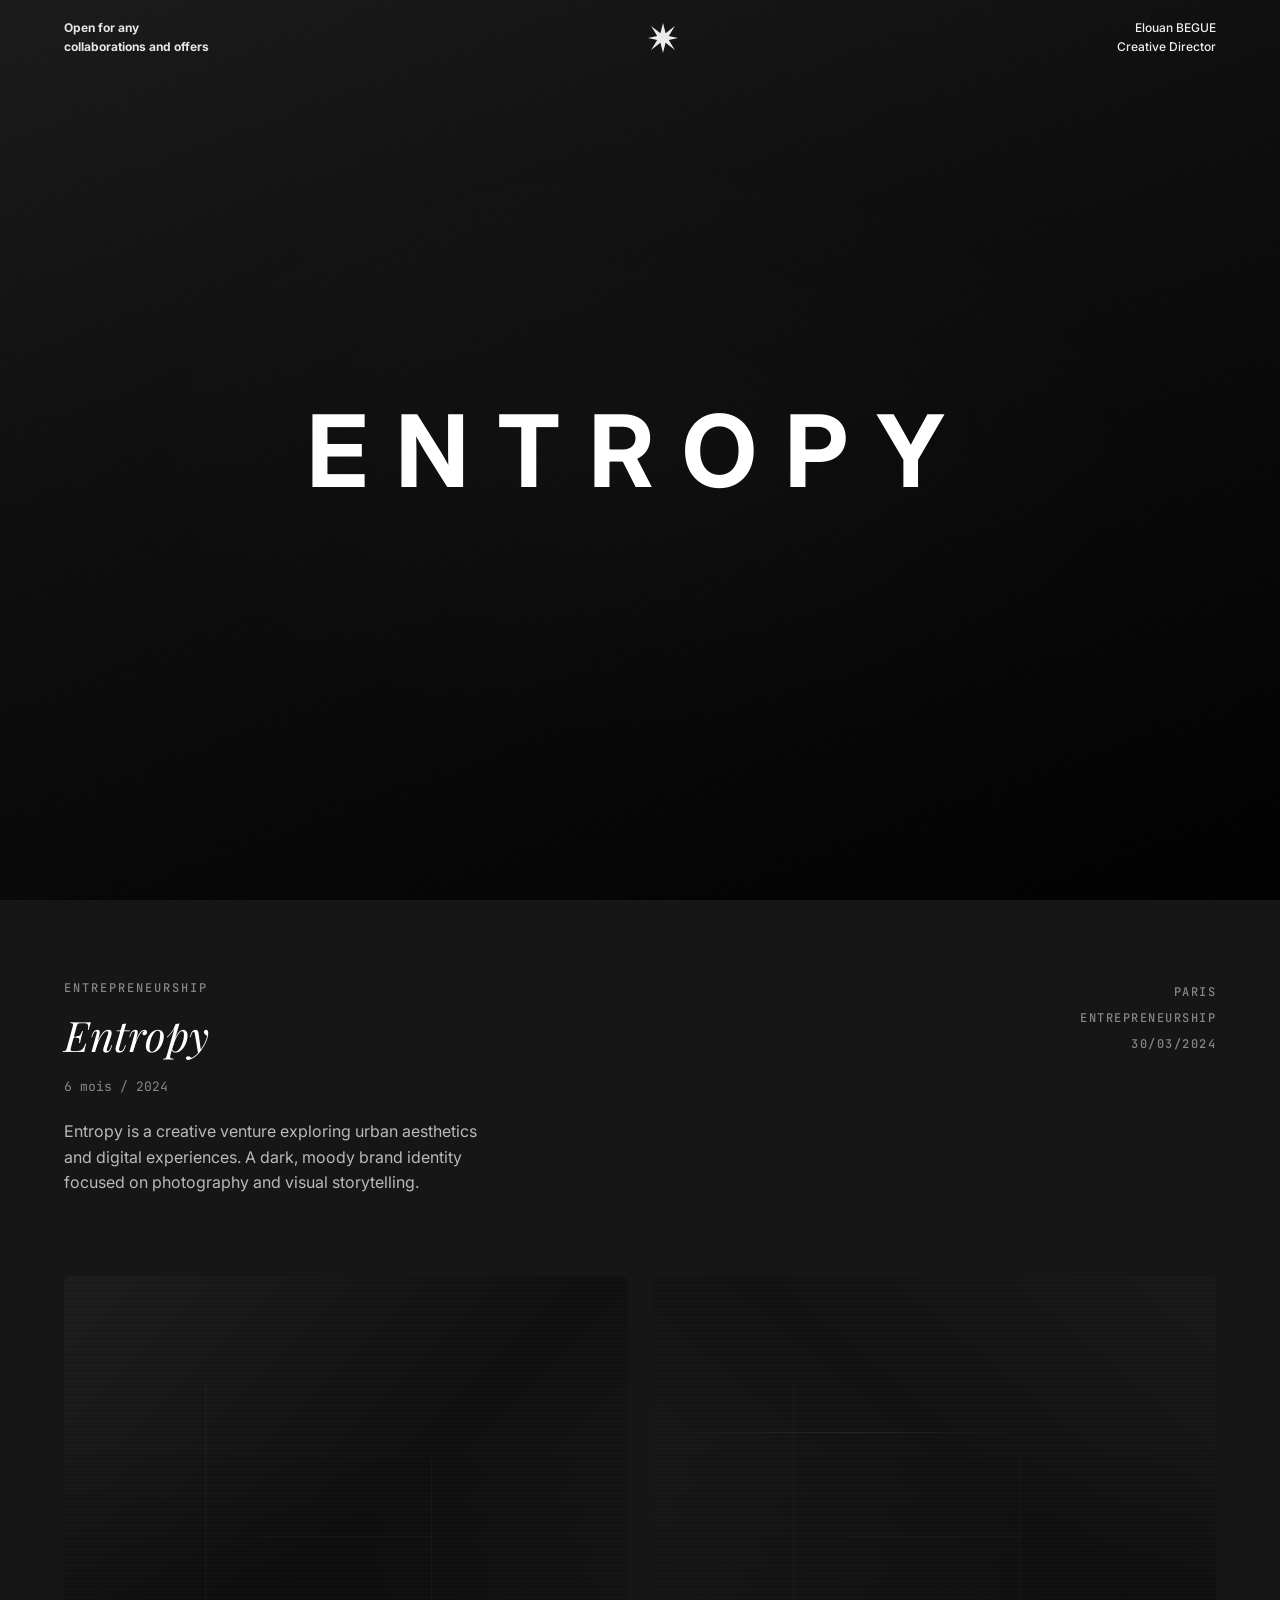
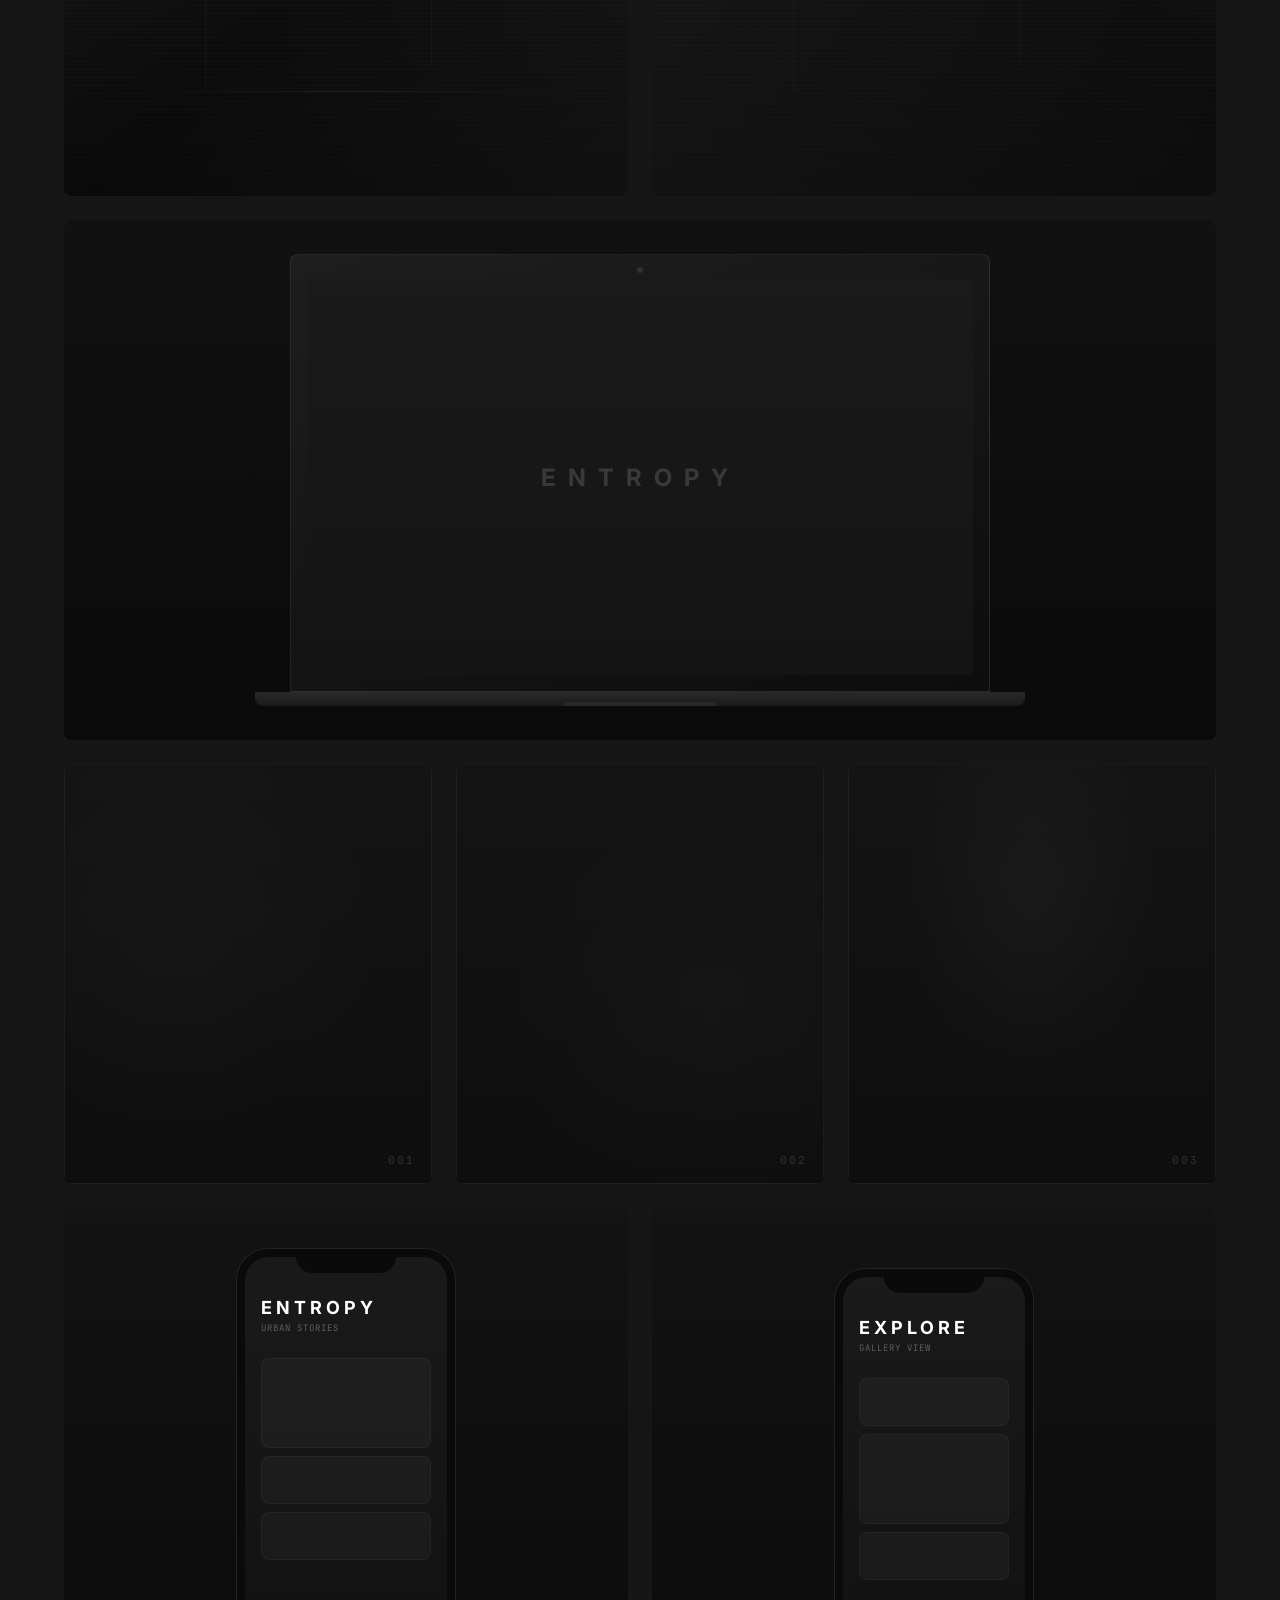
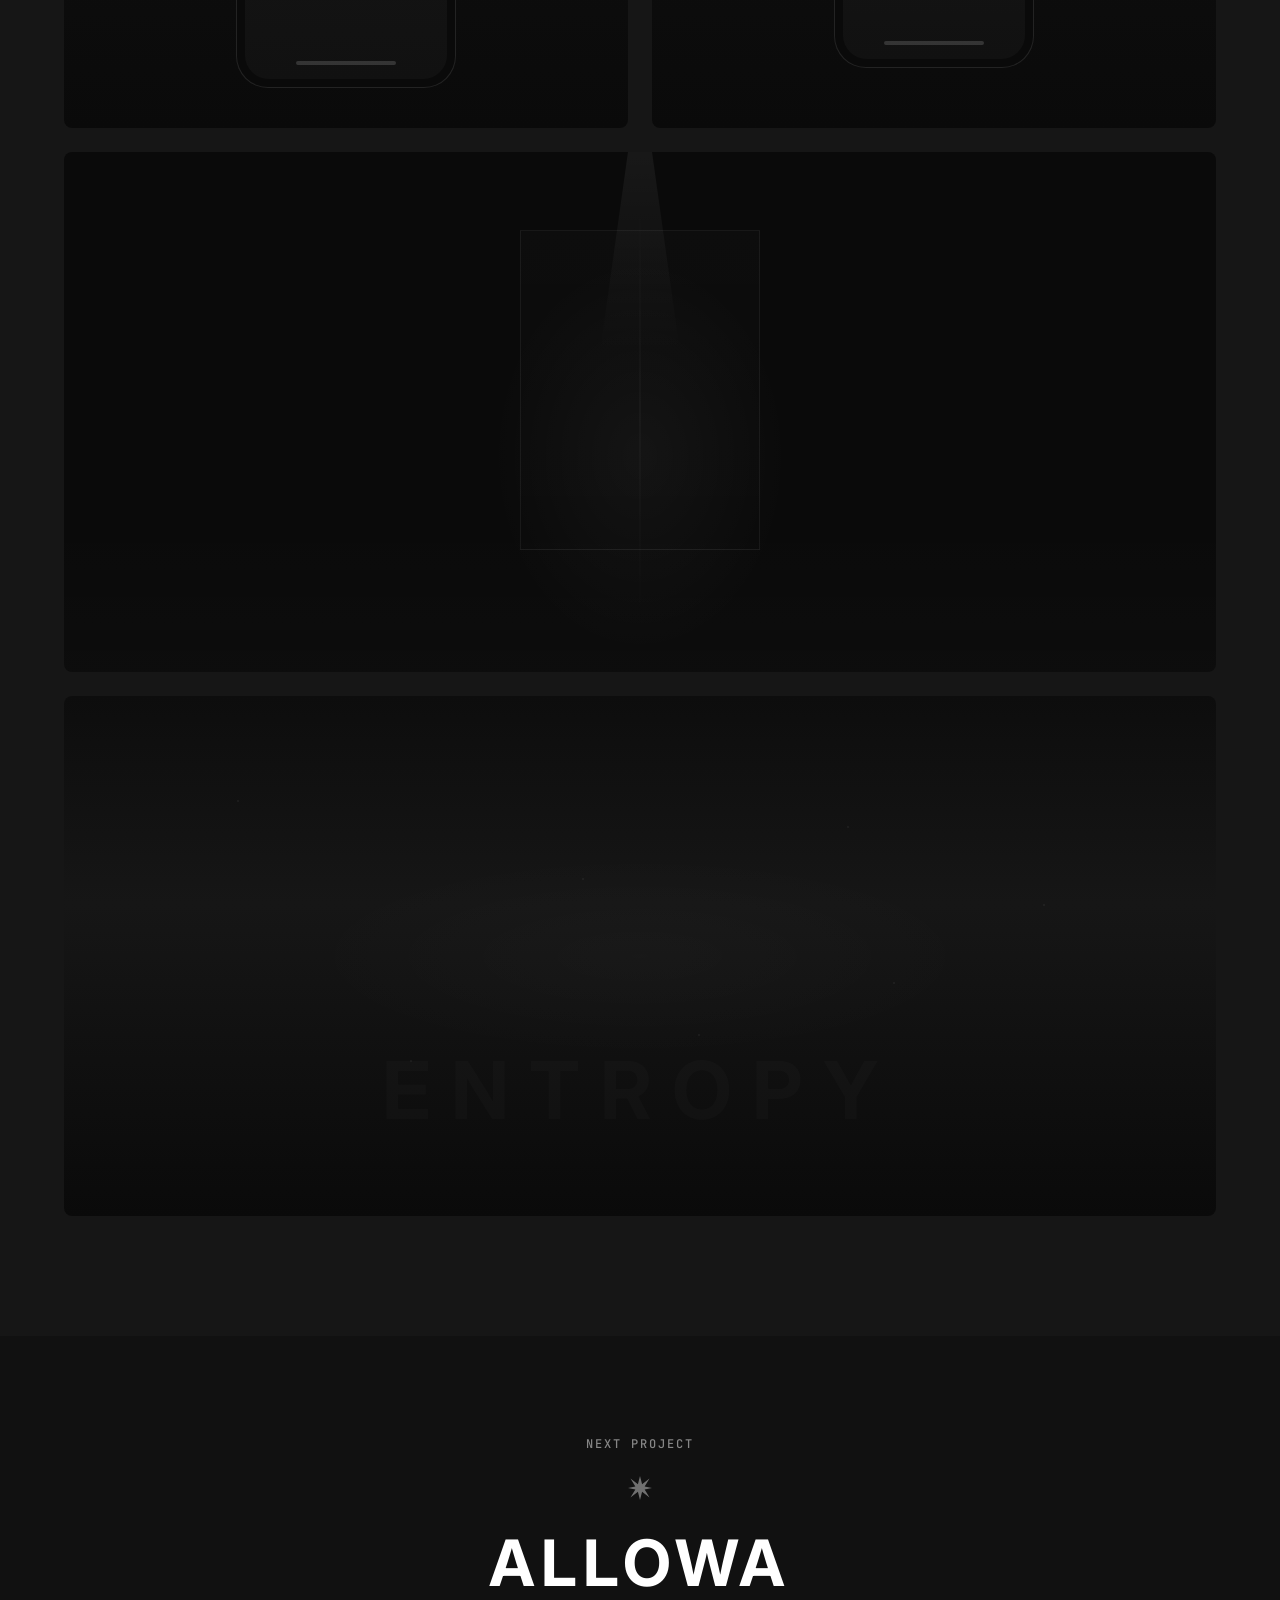
<file: work-entropy.html>
<!DOCTYPE html>
<html lang="en">
<head>
  <meta charset="UTF-8">
  <meta name="viewport" content="width=device-width, initial-scale=1.0">
  <title>ENTROPY — Elouan BEGUE</title>
  <meta name="description" content="ENTROPY dark urban brand case study. Creative venture exploring urban aesthetics and digital experiences by Elouan BEGUE.">
  <meta property="og:title" content="ENTROPY — Elouan BEGUE">
  <meta property="og:description" content="ENTROPY dark urban brand case study. Creative venture exploring urban aesthetics and digital experiences by Elouan BEGUE.">
  <meta property="og:type" content="website">
  <meta property="og:url" content="https://elouanbegue.com/work-entropy.html">
  <link rel="icon" href="assets/favicon.svg" type="image/svg+xml">
  <link rel="preconnect" href="https://fonts.googleapis.com">
  <link rel="preconnect" href="https://fonts.gstatic.com" crossorigin>
  <link href="https://fonts.googleapis.com/css2?family=Inter:wght@400;500;600;700&family=JetBrains+Mono:wght@400;500&family=Playfair+Display:ital,wght@0,400;0,700;1,400;1,700&display=swap" rel="stylesheet">
  <link rel="stylesheet" href="styles.css">
  <style>
    /* === ENTROPY CASE STUDY === */

    body {
      background: #161616;
      color: #ffffff;
    }

    /* --- HEADER override for dark --- */
    .header {
      background: transparent;
      mix-blend-mode: difference;
    }
    .header.scrolled {
      background-color: rgba(22, 22, 22, 0.9);
      backdrop-filter: blur(12px);
      -webkit-backdrop-filter: blur(12px);
    }

    /* --- HERO --- */
    .entropy-hero {
      width: 100vw;
      height: 100vh;
      min-height: 700px;
      display: flex;
      align-items: center;
      justify-content: center;
      background: linear-gradient(160deg, #1a1a1a 0%, #0d0d0d 40%, #000000 100%);
      position: relative;
      overflow: hidden;
    }

    .entropy-hero::before {
      content: '';
      position: absolute;
      inset: 0;
      background: radial-gradient(ellipse 60% 50% at 50% 50%, rgba(255,255,255,0.015) 0%, transparent 70%);
      pointer-events: none;
    }

    .entropy-hero-title {
      font-family: var(--font-sans);
      font-size: 100px;
      font-weight: 700;
      color: #ffffff;
      text-transform: uppercase;
      letter-spacing: 28px;
      text-align: center;
      position: relative;
      z-index: 2;
      user-select: none;
      opacity: 0;
      transform: translateY(30px);
      animation: entropyReveal 1.2s cubic-bezier(0.16, 1, 0.3, 1) 0.4s forwards;
    }

    @keyframes entropyReveal {
      from {
        opacity: 0;
        transform: translateY(30px);
        letter-spacing: 40px;
      }
      to {
        opacity: 1;
        transform: translateY(0);
        letter-spacing: 28px;
      }
    }

    /* Subtle grain texture overlay */
    .entropy-hero::after {
      content: '';
      position: absolute;
      inset: 0;
      background-image: url("data:image/svg+xml,%3Csvg viewBox='0 0 256 256' xmlns='http://www.w3.org/2000/svg'%3E%3Cfilter id='noise'%3E%3CfeTurbulence type='fractalNoise' baseFrequency='0.9' numOctaves='4' stitchTiles='stitch'/%3E%3C/filter%3E%3Crect width='100%25' height='100%25' filter='url(%23noise)' opacity='0.03'/%3E%3C/svg%3E");
      pointer-events: none;
      opacity: 0.5;
    }

    /* --- PROJECT INFO --- */
    .project-info {
      max-width: var(--max-width);
      margin: 0 auto;
      padding: 80px var(--side-padding);
      display: grid;
      grid-template-columns: 1fr 1fr;
      gap: 60px;
    }

    .project-info-left {
      display: flex;
      flex-direction: column;
      gap: 16px;
    }

    .project-info-label {
      font-family: var(--font-mono);
      font-size: 12px;
      font-weight: 500;
      color: var(--grey);
      text-transform: uppercase;
      letter-spacing: 2px;
    }

    .project-info-title {
      font-family: 'Playfair Display', serif;
      font-size: 42px;
      font-weight: 400;
      font-style: italic;
      color: #ffffff;
      line-height: 1.1;
    }

    .project-info-date {
      font-family: var(--font-mono);
      font-size: 13px;
      font-weight: 400;
      color: var(--grey);
      margin-top: 4px;
    }

    .project-info-desc {
      font-family: var(--font-sans);
      font-size: 16px;
      font-weight: 400;
      color: rgba(255, 255, 255, 0.7);
      line-height: 1.6;
      max-width: 440px;
      margin-top: 8px;
    }

    .project-info-right {
      display: flex;
      flex-direction: column;
      align-items: flex-end;
      justify-content: flex-start;
      gap: 10px;
      padding-top: 4px;
    }

    .project-meta-item {
      font-family: 'JetBrains Mono', monospace;
      font-size: 12px;
      font-weight: 500;
      color: var(--grey);
      text-transform: uppercase;
      letter-spacing: 1.5px;
      text-align: right;
    }

    /* --- GALLERY --- */
    .gallery {
      max-width: var(--max-width);
      margin: 0 auto;
      padding: 0 var(--side-padding);
      display: flex;
      flex-direction: column;
      gap: var(--gap);
    }

    .gallery-row {
      width: 100%;
      overflow: hidden;
      border-radius: var(--radius);
    }

    .gallery-row.full {
      height: 520px;
    }

    .gallery-two-col {
      display: grid;
      grid-template-columns: 1fr 1fr;
      gap: var(--gap);
    }

    .gallery-two-col .gallery-col {
      height: 520px;
      overflow: hidden;
      border-radius: var(--radius);
    }

    .gallery-three-col {
      display: grid;
      grid-template-columns: 1fr 1fr 1fr;
      gap: var(--gap);
    }

    .gallery-three-col .gallery-col {
      height: 420px;
      overflow: hidden;
      border-radius: var(--radius);
    }

    /* --- CSS-ONLY VISUAL SECTIONS --- */

    /* 1. Urban photography — dark atmospheric */
    .entropy-urban {
      position: relative;
      width: 100%;
      height: 100%;
      background: linear-gradient(135deg, #1c1c1c 0%, #0f0f0f 50%, #1a1a1a 100%);
      overflow: hidden;
      transition: box-shadow 0.5s ease;
    }

    .entropy-urban::before {
      content: '';
      position: absolute;
      inset: 0;
      background:
        linear-gradient(180deg, transparent 30%, rgba(0,0,0,0.4) 100%),
        repeating-linear-gradient(0deg, transparent, transparent 2px, rgba(255,255,255,0.01) 2px, rgba(255,255,255,0.01) 4px);
      pointer-events: none;
    }

    .entropy-urban::after {
      content: '';
      position: absolute;
      bottom: 20%;
      left: 10%;
      width: 80%;
      height: 1px;
      background: linear-gradient(90deg, transparent, rgba(255,255,255,0.08), transparent);
    }

    .entropy-urban:hover {
      box-shadow: 0 0 40px rgba(255,255,255,0.03);
    }

    .entropy-urban.variant-2 {
      background: linear-gradient(220deg, #181818 0%, #111111 40%, #1d1d1d 100%);
    }

    .entropy-urban.variant-2::after {
      bottom: auto;
      top: 30%;
      left: 5%;
      width: 60%;
    }

    /* Urban texture lines */
    .urban-lines {
      position: absolute;
      inset: 0;
      overflow: hidden;
      pointer-events: none;
    }

    .urban-lines span {
      position: absolute;
      background: rgba(255,255,255,0.03);
    }

    .urban-lines span:nth-child(1) {
      width: 1px;
      height: 60%;
      top: 20%;
      left: 25%;
    }

    .urban-lines span:nth-child(2) {
      width: 1px;
      height: 40%;
      top: 35%;
      left: 65%;
    }

    .urban-lines span:nth-child(3) {
      width: 30%;
      height: 1px;
      top: 50%;
      left: 35%;
    }

    /* 2. Laptop mockup */
    .entropy-laptop-section {
      width: 100%;
      height: 100%;
      background: linear-gradient(180deg, #111111 0%, #0a0a0a 100%);
      display: flex;
      align-items: center;
      justify-content: center;
      position: relative;
    }

    .laptop-mockup {
      width: 65%;
      max-width: 700px;
      position: relative;
    }

    .laptop-screen {
      width: 100%;
      aspect-ratio: 16 / 10;
      background: linear-gradient(160deg, #1e1e1e 0%, #0d0d0d 100%);
      border: 1px solid rgba(255,255,255,0.08);
      border-radius: 8px 8px 0 0;
      position: relative;
      overflow: hidden;
    }

    .laptop-screen::before {
      content: '';
      position: absolute;
      top: 12px;
      left: 50%;
      transform: translateX(-50%);
      width: 6px;
      height: 6px;
      border-radius: 50%;
      background: rgba(255,255,255,0.1);
    }

    .laptop-screen-content {
      position: absolute;
      inset: 24px 16px 16px;
      background: linear-gradient(180deg, #1a1a1a 0%, #141414 100%);
      border-radius: 4px;
      overflow: hidden;
    }

    .laptop-screen-content::before {
      content: 'ENTROPY';
      position: absolute;
      top: 50%;
      left: 50%;
      transform: translate(-50%, -50%);
      font-family: var(--font-sans);
      font-size: 24px;
      font-weight: 700;
      color: rgba(255,255,255,0.15);
      letter-spacing: 12px;
      text-transform: uppercase;
    }

    .laptop-base {
      width: 110%;
      height: 14px;
      background: linear-gradient(180deg, #2a2a2a, #1a1a1a);
      border-radius: 0 0 8px 8px;
      margin: 0 auto;
      position: relative;
      left: -5%;
    }

    .laptop-base::before {
      content: '';
      position: absolute;
      bottom: 0;
      left: 50%;
      transform: translateX(-50%);
      width: 20%;
      height: 4px;
      background: rgba(255,255,255,0.05);
      border-radius: 4px 4px 0 0;
    }

    /* 3. Film stills grid */
    .entropy-film-still {
      width: 100%;
      height: 100%;
      position: relative;
      background: linear-gradient(180deg, #141414 0%, #0e0e0e 100%);
      border: 1px solid rgba(255,255,255,0.05);
      overflow: hidden;
      transition: border-color 0.4s ease, box-shadow 0.4s ease;
    }

    .entropy-film-still:hover {
      border-color: rgba(255,255,255,0.12);
      box-shadow: 0 0 30px rgba(255,255,255,0.02);
    }

    .entropy-film-still::before {
      content: '';
      position: absolute;
      inset: 0;
      background: radial-gradient(ellipse at 30% 40%, rgba(255,255,255,0.02), transparent 60%);
    }

    .film-still-number {
      position: absolute;
      bottom: 16px;
      right: 16px;
      font-family: var(--font-mono);
      font-size: 11px;
      color: rgba(255,255,255,0.15);
      letter-spacing: 2px;
    }

    .entropy-film-still.still-2::before {
      background: radial-gradient(ellipse at 70% 60%, rgba(255,255,255,0.02), transparent 60%);
    }

    .entropy-film-still.still-3::before {
      background: radial-gradient(ellipse at 50% 30%, rgba(255,255,255,0.03), transparent 50%);
    }

    /* 4. Mobile mockup */
    .entropy-phone-section {
      width: 100%;
      height: 100%;
      background: linear-gradient(180deg, #131313 0%, #0a0a0a 100%);
      display: flex;
      align-items: center;
      justify-content: center;
      position: relative;
    }

    .phone-mockup {
      width: 220px;
      height: 440px;
      background: #0a0a0a;
      border: 1.5px solid rgba(255,255,255,0.1);
      border-radius: 32px;
      position: relative;
      overflow: hidden;
      transition: box-shadow 0.5s ease;
    }

    .phone-mockup:hover {
      box-shadow: 0 0 50px rgba(255,255,255,0.04);
    }

    .phone-notch {
      position: absolute;
      top: 0;
      left: 50%;
      transform: translateX(-50%);
      width: 100px;
      height: 24px;
      background: #0a0a0a;
      border-radius: 0 0 16px 16px;
      z-index: 2;
    }

    .phone-screen {
      position: absolute;
      inset: 8px;
      background: linear-gradient(180deg, #1a1a1a 0%, #111111 100%);
      border-radius: 24px;
      overflow: hidden;
    }

    .phone-screen-header {
      padding: 40px 16px 12px;
      display: flex;
      flex-direction: column;
      gap: 4px;
    }

    .phone-screen-header span:first-child {
      font-family: var(--font-sans);
      font-size: 18px;
      font-weight: 700;
      color: #ffffff;
      letter-spacing: 4px;
      text-transform: uppercase;
    }

    .phone-screen-header span:last-child {
      font-family: var(--font-mono);
      font-size: 9px;
      color: rgba(255,255,255,0.3);
      text-transform: uppercase;
      letter-spacing: 1px;
    }

    .phone-screen-blocks {
      padding: 12px 16px;
      display: flex;
      flex-direction: column;
      gap: 8px;
    }

    .phone-block {
      width: 100%;
      height: 48px;
      background: rgba(255,255,255,0.03);
      border-radius: 8px;
      border: 1px solid rgba(255,255,255,0.04);
    }

    .phone-block.tall {
      height: 90px;
    }

    .phone-home-bar {
      position: absolute;
      bottom: 14px;
      left: 50%;
      transform: translateX(-50%);
      width: 100px;
      height: 4px;
      background: rgba(255,255,255,0.15);
      border-radius: 2px;
    }

    .entropy-phone-section.variant-2 .phone-mockup {
      width: 200px;
      height: 400px;
    }

    /* 5. Exhibition / gallery installation */
    .entropy-exhibition {
      width: 100%;
      height: 100%;
      background: #0a0a0a;
      position: relative;
      overflow: hidden;
    }

    .entropy-exhibition::before {
      content: '';
      position: absolute;
      top: 20%;
      left: 50%;
      transform: translateX(-50%);
      width: 300px;
      height: 400px;
      background: radial-gradient(ellipse, rgba(255,255,255,0.04) 0%, transparent 70%);
      pointer-events: none;
    }

    .entropy-exhibition::after {
      content: '';
      position: absolute;
      top: 10%;
      left: 50%;
      transform: translateX(-50%);
      width: 1px;
      height: 80%;
      background: linear-gradient(180deg, transparent, rgba(255,255,255,0.06), transparent);
    }

    .exhibition-frame {
      position: absolute;
      top: 15%;
      left: 50%;
      transform: translateX(-50%);
      width: 240px;
      height: 320px;
      border: 1px solid rgba(255,255,255,0.06);
      background: linear-gradient(180deg, rgba(255,255,255,0.01), transparent);
    }

    .exhibition-light {
      position: absolute;
      top: 0;
      left: 50%;
      transform: translateX(-50%);
      width: 80px;
      height: 200px;
      background: linear-gradient(180deg, rgba(255,255,255,0.06), transparent);
      clip-path: polygon(35% 0%, 65% 0%, 100% 100%, 0% 100%);
    }

    .exhibition-floor {
      position: absolute;
      bottom: 0;
      left: 0;
      width: 100%;
      height: 30%;
      background: linear-gradient(180deg, transparent, rgba(255,255,255,0.01));
    }

    /* 6. Final atmospheric */
    .entropy-atmosphere {
      width: 100%;
      height: 100%;
      background: linear-gradient(180deg, #0d0d0d 0%, #161616 40%, #0a0a0a 100%);
      position: relative;
      overflow: hidden;
    }

    .entropy-atmosphere::before {
      content: '';
      position: absolute;
      top: 30%;
      left: 20%;
      width: 60%;
      height: 40%;
      background: radial-gradient(ellipse, rgba(255,255,255,0.02) 0%, transparent 70%);
    }

    .entropy-atmosphere::after {
      content: 'ENTROPY';
      position: absolute;
      bottom: 15%;
      left: 50%;
      transform: translateX(-50%);
      font-family: var(--font-sans);
      font-size: 80px;
      font-weight: 700;
      color: rgba(255,255,255,0.02);
      letter-spacing: 20px;
      text-transform: uppercase;
      white-space: nowrap;
      user-select: none;
    }

    .atmosphere-dots {
      position: absolute;
      inset: 0;
      pointer-events: none;
    }

    .atmosphere-dots span {
      position: absolute;
      width: 2px;
      height: 2px;
      background: rgba(255,255,255,0.06);
      border-radius: 50%;
    }

    .atmosphere-dots span:nth-child(1) { top: 20%; left: 15%; }
    .atmosphere-dots span:nth-child(2) { top: 35%; left: 45%; }
    .atmosphere-dots span:nth-child(3) { top: 55%; left: 72%; }
    .atmosphere-dots span:nth-child(4) { top: 70%; left: 30%; }
    .atmosphere-dots span:nth-child(5) { top: 40%; left: 85%; }
    .atmosphere-dots span:nth-child(6) { top: 65%; left: 55%; }
    .atmosphere-dots span:nth-child(7) { top: 25%; left: 68%; }

    /* --- NEXT PROJECT --- */
    .next-project {
      margin-top: 120px;
      padding: 100px var(--side-padding);
      display: flex;
      flex-direction: column;
      align-items: center;
      gap: 24px;
      background: #111111;
    }

    .next-project-label {
      font-family: var(--font-mono);
      font-size: 12px;
      font-weight: 500;
      color: var(--grey);
      text-transform: uppercase;
      letter-spacing: 2px;
    }

    .next-project-star {
      opacity: 0.4;
    }

    .next-project-name {
      font-family: var(--font-sans);
      font-size: 64px;
      font-weight: 700;
      color: #ffffff;
      text-transform: uppercase;
      letter-spacing: 6px;
      transition: opacity 0.4s ease, letter-spacing 0.4s ease;
    }

    .next-project-link {
      display: flex;
      flex-direction: column;
      align-items: center;
      gap: 20px;
      text-decoration: none;
      cursor: pointer;
    }

    .next-project-link:hover .next-project-name {
      opacity: 0.7;
      letter-spacing: 10px;
    }

    /* --- BOTTOM MENU --- */
    .bottom-menu {
      position: fixed;
      bottom: 0;
      left: 0;
      width: 100%;
      z-index: 999;
      background: var(--dark);
      isolation: isolate;
      transform: translateY(100%);
      opacity: 0;
      transition: transform 0.4s cubic-bezier(0.16, 1, 0.3, 1), opacity 0.3s ease;
    }

    .bottom-menu.visible {
      transform: translateY(0);
      opacity: 1;
    }

    .bottom-menu-inner {
      max-width: var(--max-width);
      margin: 0 auto;
      padding: 15px var(--side-padding);
      display: flex;
      justify-content: space-between;
      align-items: center;
    }

    .bottom-menu-left {
      display: flex;
      flex-direction: column;
      gap: 2px;
    }

    .bottom-menu-left span {
      font-family: var(--font-mono);
      font-size: 12px;
      font-weight: 500;
      color: var(--white);
      text-transform: uppercase;
      letter-spacing: 1px;
    }

    .bottom-menu-left span:last-child {
      color: var(--grey);
      font-weight: 400;
    }

    .bm-links {
      display: flex;
      gap: 40px;
    }

    .bm-link {
      font-family: 'Inter', sans-serif;
      font-size: 12px;
      font-weight: 500;
      color: var(--grey);
      text-transform: uppercase;
      letter-spacing: 1px;
      transition: color 0.3s ease;
      cursor: pointer;
      text-decoration: none;
    }

    .bm-link.active {
      color: var(--white);
    }

    .bm-link:hover {
      color: var(--white);
    }

    .bm-follow {
      font-family: 'Inter', sans-serif;
      font-size: 12px;
      font-weight: 500;
      color: var(--white);
      text-transform: uppercase;
      letter-spacing: 1px;
      transition: opacity 0.3s ease;
      cursor: pointer;
      text-decoration: none;
    }

    .bm-follow:hover {
      opacity: 0.7;
    }

    /* --- REVEAL ANIMATIONS --- */
    .reveal-section {
      opacity: 0;
      transform: translateY(60px);
      transition: opacity 0.8s cubic-bezier(0.16, 1, 0.3, 1),
                  transform 0.8s cubic-bezier(0.16, 1, 0.3, 1);
    }

    .reveal-section.visible {
      opacity: 1;
      transform: translateY(0);
    }

    .gallery-two-col .gallery-col,
    .gallery-three-col .gallery-col {
      opacity: 0;
      transform: translateY(60px);
      transition: opacity 0.8s cubic-bezier(0.16, 1, 0.3, 1),
                  transform 0.8s cubic-bezier(0.16, 1, 0.3, 1);
    }

    .gallery-two-col.visible .gallery-col:nth-child(1),
    .gallery-three-col.visible .gallery-col:nth-child(1) {
      opacity: 1;
      transform: translateY(0);
    }

    .gallery-two-col.visible .gallery-col:nth-child(2),
    .gallery-three-col.visible .gallery-col:nth-child(2) {
      opacity: 1;
      transform: translateY(0);
      transition-delay: 0.1s;
    }

    .gallery-three-col.visible .gallery-col:nth-child(3) {
      opacity: 1;
      transform: translateY(0);
      transition-delay: 0.2s;
    }

    /* Parallax base */
    .parallax-wrap {
      overflow: hidden;
    }

    .parallax-img {
      transition: transform 0.1s linear;
      will-change: transform;
    }

    /* --- RESPONSIVE --- */
    @media (max-width: 1024px) {
      .entropy-hero-title { font-size: 72px; letter-spacing: 18px; }
      .project-info { padding: 60px var(--side-padding); gap: 40px; }
      .project-info-title { font-size: 34px; }
      .gallery-row.full { height: 400px; }
      .gallery-two-col .gallery-col { height: 400px; }
      .gallery-three-col .gallery-col { height: 340px; }
      .next-project-name { font-size: 48px; }
      .laptop-mockup { width: 75%; }
      .entropy-atmosphere::after { font-size: 56px; }
    }

    @media (max-width: 768px) {
      .cursor { display: none; }

      .entropy-hero { min-height: 500px; }
      .entropy-hero-title { font-size: 42px; letter-spacing: 10px; }

      @keyframes entropyReveal {
        from { opacity: 0; transform: translateY(30px); letter-spacing: 20px; }
        to { opacity: 1; transform: translateY(0); letter-spacing: 10px; }
      }

      .project-info {
        grid-template-columns: 1fr;
        gap: 30px;
        padding: 50px var(--side-padding);
      }
      .project-info-right {
        align-items: flex-start;
        flex-direction: row;
        gap: 20px;
        flex-wrap: wrap;
      }

      .gallery-row.full { height: 280px; }
      .gallery-two-col { grid-template-columns: 1fr; }
      .gallery-two-col .gallery-col { height: 280px; }
      .gallery-three-col { grid-template-columns: 1fr; }
      .gallery-three-col .gallery-col { height: 260px; }

      .laptop-mockup { width: 85%; }
      .phone-mockup { width: 180px; height: 360px; }
      .entropy-phone-section.variant-2 .phone-mockup { width: 160px; height: 330px; }

      .entropy-atmosphere::after { font-size: 36px; letter-spacing: 10px; }

      .next-project-name { font-size: 32px; letter-spacing: 4px; }
      .next-project { padding: 60px var(--side-padding); margin-top: 60px; }

      .bottom-menu-left { display: none; }
      .bm-follow { display: none; }
      .bottom-menu-inner { justify-content: center; }
      .bm-links { gap: 16px; }

      .bm-link, .bm-follow, .next-project-link {
        cursor: pointer;
      }
    }

    @media (max-width: 480px) {
      .entropy-hero-title { font-size: 28px; letter-spacing: 6px; }
      .gallery-row.full { height: 200px; }
      .gallery-two-col .gallery-col { height: 200px; }
      .gallery-three-col .gallery-col { height: 180px; }
      .next-project-name { font-size: 24px; }
      .phone-mockup { width: 150px; height: 300px; }
      .entropy-atmosphere::after { font-size: 24px; letter-spacing: 6px; }
    }
  </style>
</head>
<body>

  <!-- Custom Cursor -->
  <div class="cursor" id="cursor">
    <div class="cursor-dot"></div>
    <div class="cursor-circle"></div>
    <span class="cursor-text">VIEW</span>
  </div>

  <!-- HEADER -->
  <header class="header" id="header">
    <div class="header-inner">
      <a href="mailto:elouanbeguepro@gmail.com" class="header-left">
        <span>Open for any</span>
        <span>collaborations and offers</span>
      </a>
      <div class="header-center">
        <a href="index.html">
          <svg class="logo" width="30" height="30" viewBox="0 0 30 30" fill="none" xmlns="http://www.w3.org/2000/svg">
            <path d="M15 0L17.6 10.2L26.9 3.1L20.8 13L30 15L20.8 17L26.9 26.9L17.6 19.8L15 30L12.4 19.8L3.1 26.9L9.2 17L0 15L9.2 13L3.1 3.1L12.4 10.2L15 0Z" fill="white"/>
          </svg>
        </a>
      </div>
      <div class="header-right">
        <span>Elouan BEGUE</span>
        <span>Creative Director</span>
      </div>
    </div>
  </header>

  <!-- HERO -->
  <section class="entropy-hero">
    <h1 class="entropy-hero-title">ENTROPY</h1>
  </section>

  <!-- PROJECT INFO -->
  <section class="project-info reveal-section">
    <div class="project-info-left">
      <span class="project-info-label">Entrepreneurship</span>
      <h2 class="project-info-title">Entropy</h2>
      <span class="project-info-date">6 mois / 2024</span>
      <p class="project-info-desc">
        Entropy is a creative venture exploring urban aesthetics and digital experiences. A dark, moody brand identity focused on photography and visual storytelling.
      </p>
    </div>
    <div class="project-info-right">
      <span class="project-meta-item">Paris</span>
      <span class="project-meta-item">Entrepreneurship</span>
      <span class="project-meta-item">30/03/2024</span>
    </div>
  </section>

  <!-- GALLERY -->
  <div class="gallery">

    <!-- 1. Two-column: Urban photography -->
    <div class="gallery-two-col reveal-section">
      <div class="gallery-col">
        <div class="entropy-urban">
          <div class="urban-lines">
            <span></span><span></span><span></span>
          </div>
        </div>
      </div>
      <div class="gallery-col">
        <div class="entropy-urban variant-2">
          <div class="urban-lines">
            <span></span><span></span><span></span>
          </div>
        </div>
      </div>
    </div>

    <!-- 2. Full-width: Laptop mockup -->
    <div class="gallery-row full reveal-section">
      <div class="entropy-laptop-section">
        <div class="laptop-mockup">
          <div class="laptop-screen">
            <div class="laptop-screen-content"></div>
          </div>
          <div class="laptop-base"></div>
        </div>
      </div>
    </div>

    <!-- 3. Three-column: Film stills grid -->
    <div class="gallery-three-col reveal-section">
      <div class="gallery-col">
        <div class="entropy-film-still">
          <span class="film-still-number">001</span>
        </div>
      </div>
      <div class="gallery-col">
        <div class="entropy-film-still still-2">
          <span class="film-still-number">002</span>
        </div>
      </div>
      <div class="gallery-col">
        <div class="entropy-film-still still-3">
          <span class="film-still-number">003</span>
        </div>
      </div>
    </div>

    <!-- 4. Two-column: Mobile app UI -->
    <div class="gallery-two-col reveal-section">
      <div class="gallery-col">
        <div class="entropy-phone-section">
          <div class="phone-mockup">
            <div class="phone-notch"></div>
            <div class="phone-screen">
              <div class="phone-screen-header">
                <span>ENTROPY</span>
                <span>Urban stories</span>
              </div>
              <div class="phone-screen-blocks">
                <div class="phone-block tall"></div>
                <div class="phone-block"></div>
                <div class="phone-block"></div>
              </div>
              <div class="phone-home-bar"></div>
            </div>
          </div>
        </div>
      </div>
      <div class="gallery-col">
        <div class="entropy-phone-section variant-2">
          <div class="phone-mockup">
            <div class="phone-notch"></div>
            <div class="phone-screen">
              <div class="phone-screen-header">
                <span>EXPLORE</span>
                <span>Gallery view</span>
              </div>
              <div class="phone-screen-blocks">
                <div class="phone-block"></div>
                <div class="phone-block tall"></div>
                <div class="phone-block"></div>
              </div>
              <div class="phone-home-bar"></div>
            </div>
          </div>
        </div>
      </div>
    </div>

    <!-- 5. Full-width: Exhibition / gallery installation -->
    <div class="gallery-row full reveal-section">
      <div class="entropy-exhibition">
        <div class="exhibition-light"></div>
        <div class="exhibition-frame"></div>
        <div class="exhibition-floor"></div>
      </div>
    </div>

    <!-- 6. Full-width: Final atmospheric piece -->
    <div class="gallery-row full reveal-section">
      <div class="entropy-atmosphere">
        <div class="atmosphere-dots">
          <span></span><span></span><span></span>
          <span></span><span></span><span></span><span></span>
        </div>
      </div>
    </div>

  </div>

  <!-- NEXT PROJECT -->
  <section class="next-project reveal-section">
    <span class="next-project-label">Next Project</span>
    <svg class="next-project-star" width="24" height="24" viewBox="0 0 30 30" fill="none" xmlns="http://www.w3.org/2000/svg">
      <path d="M15 0L17.6 10.2L26.9 3.1L20.8 13L30 15L20.8 17L26.9 26.9L17.6 19.8L15 30L12.4 19.8L3.1 26.9L9.2 17L0 15L9.2 13L3.1 3.1L12.4 10.2L15 0Z" fill="white"/>
    </svg>
    <a href="work-allowa.html" class="next-project-link">
      <span class="next-project-name">Allowa</span>
    </a>
  </section>

  <!-- BOTTOM MENU -->
  <nav class="bottom-menu" id="bottomMenu">
    <div class="bottom-menu-inner">
      <div class="bottom-menu-left">
        <span>ENTROPY</span>
        <span>PROJECT : [06]</span>
      </div>
      <div class="bm-links">
        <a href="index.html" class="bm-link">ABOUT</a>
        <a href="work.html" class="bm-link active">WORK</a>
        <a href="playground.html" class="bm-link">PLAYGROUND</a>
        <a href="contact.html" class="bm-link">CONTACT</a>
      </div>
      <a href="https://linktr.ee/elone_design" target="_blank" rel="noopener" class="bm-follow">FOLLOW ME &#x2197;</a>
    </div>
  </nav>

  <script>
    /* === ENTROPY PAGE SCRIPTS === */

    // --- Custom Cursor ---
    const cursor = document.getElementById('cursor');
    let cursorX = 0, cursorY = 0;
    let dotX = 0, dotY = 0;

    document.addEventListener('mousemove', (e) => {
      cursorX = e.clientX;
      cursorY = e.clientY;
    });

    function animateCursor() {
      dotX += (cursorX - dotX) * 0.15;
      dotY += (cursorY - dotY) * 0.15;
      if (cursor) {
        cursor.style.transform = `translate(${dotX}px, ${dotY}px)`;
      }
      requestAnimationFrame(animateCursor);
    }
    animateCursor();

    // Hover states
    const hoverTargets = document.querySelectorAll('a, .gallery-row, .gallery-col, .next-project-link, .phone-mockup, .entropy-film-still');
    hoverTargets.forEach(el => {
      el.addEventListener('mouseenter', () => document.body.classList.add('cursor-hover'));
      el.addEventListener('mouseleave', () => document.body.classList.remove('cursor-hover'));
    });

    // --- Header scroll ---
    const header = document.getElementById('header');

    function handleHeaderScroll() {
      if (window.scrollY > 80) {
        header.classList.add('scrolled');
      } else {
        header.classList.remove('scrolled');
      }
    }

    // --- Bottom menu visibility ---
    const bottomMenu = document.getElementById('bottomMenu');

    function handleBottomMenu() {
      if (window.scrollY > 400) {
        bottomMenu.classList.add('visible');
      } else {
        bottomMenu.classList.remove('visible');
      }
    }

    // --- Scroll reveal ---
    const revealSections = document.querySelectorAll('.reveal-section');

    const revealObserver = new IntersectionObserver((entries) => {
      entries.forEach(entry => {
        if (entry.isIntersecting) {
          entry.target.classList.add('visible');
        }
      });
    }, {
      threshold: 0.1,
      rootMargin: '0px 0px -60px 0px'
    });

    revealSections.forEach(section => revealObserver.observe(section));

    // --- Parallax on scroll ---
    const parallaxElements = document.querySelectorAll('.parallax-img');

    function handleParallax() {
      const scrollY = window.scrollY;
      const windowH = window.innerHeight;

      parallaxElements.forEach(img => {
        const parent = img.closest('.parallax-wrap') || img.parentElement;
        const rect = parent.getBoundingClientRect();
        const parentCenter = rect.top + rect.height / 2;
        const offset = (parentCenter - windowH / 2) * 0.06;
        img.style.transform = `translateY(${offset}px) scale(1.05)`;
      });
    }

    // --- Unified scroll handler ---
    function onScroll() {
      handleHeaderScroll();
      handleBottomMenu();
      handleParallax();
    }

    window.addEventListener('scroll', onScroll, { passive: true });
    onScroll();

    // --- Header fade-in ---
    header.style.opacity = '0';
    header.style.animation = 'fadeIn 0.8s ease 0.3s forwards';
  </script>

</body>
</html>
</file>
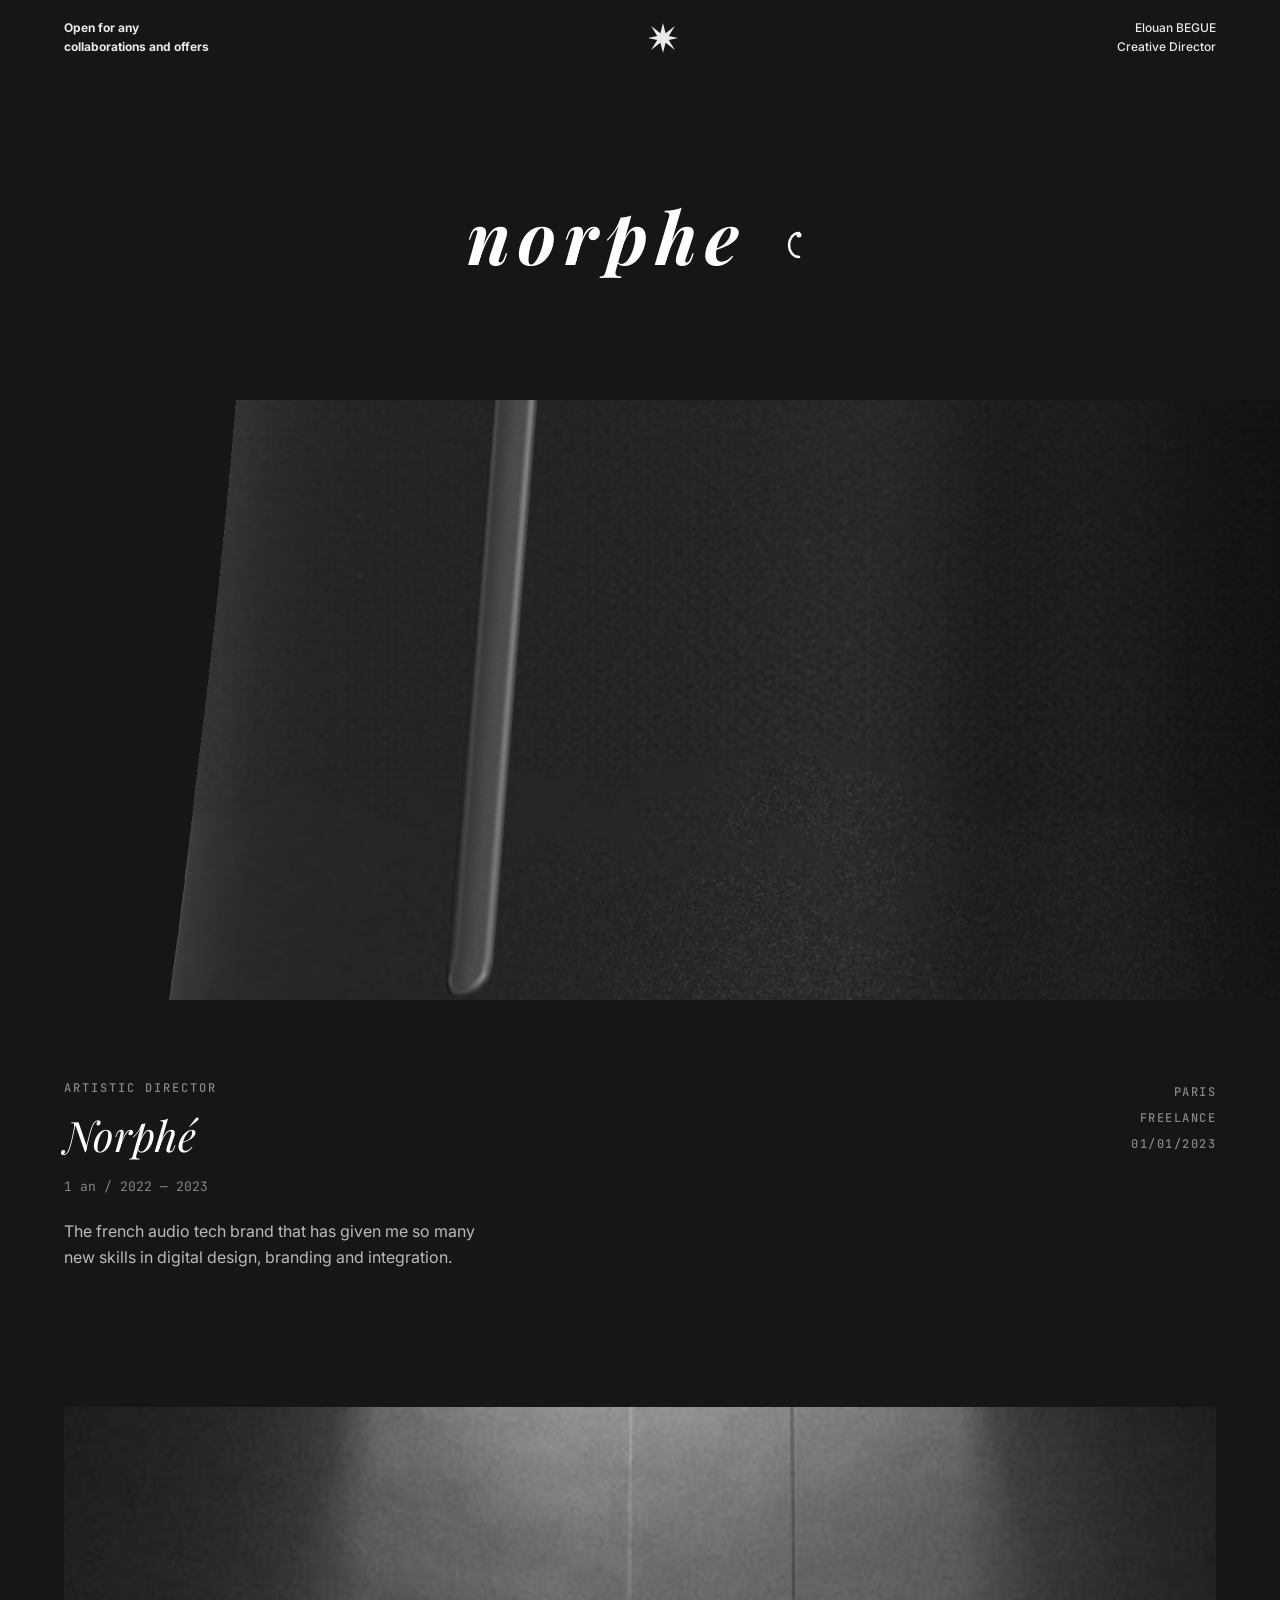
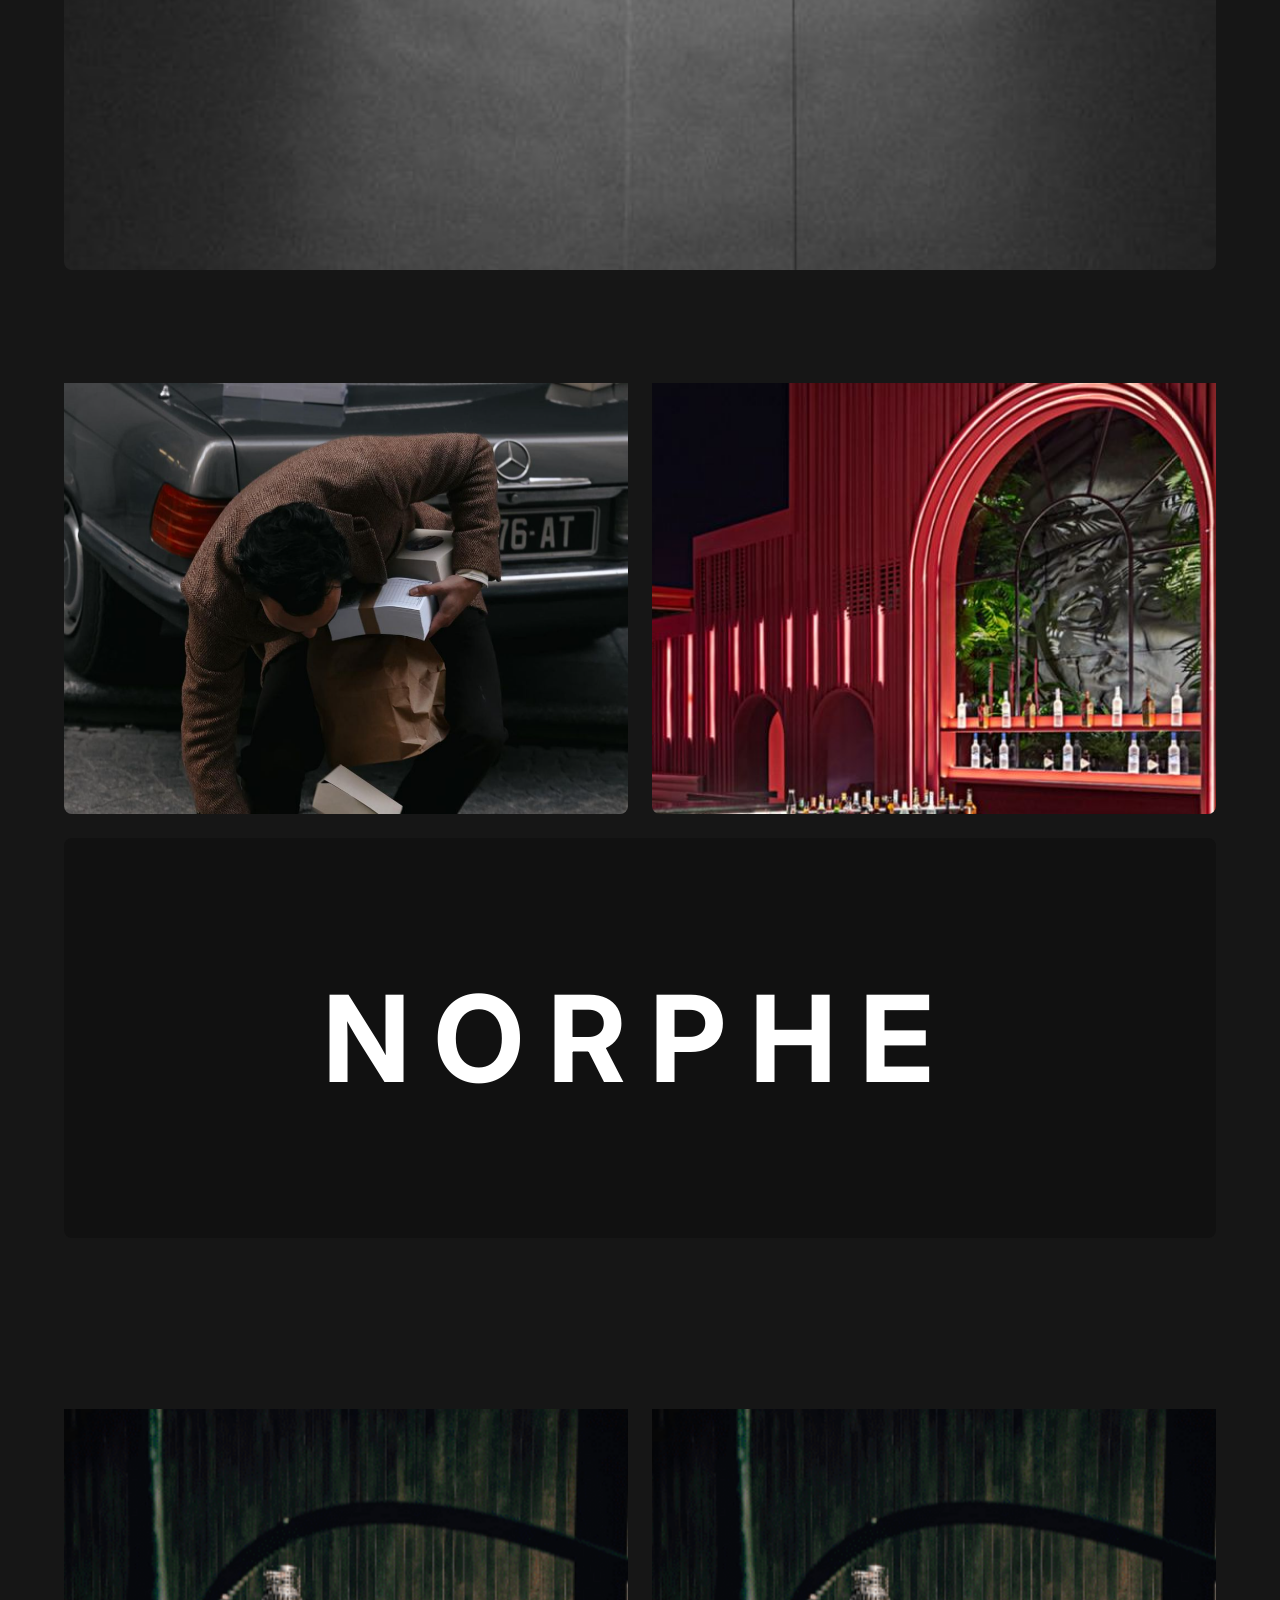
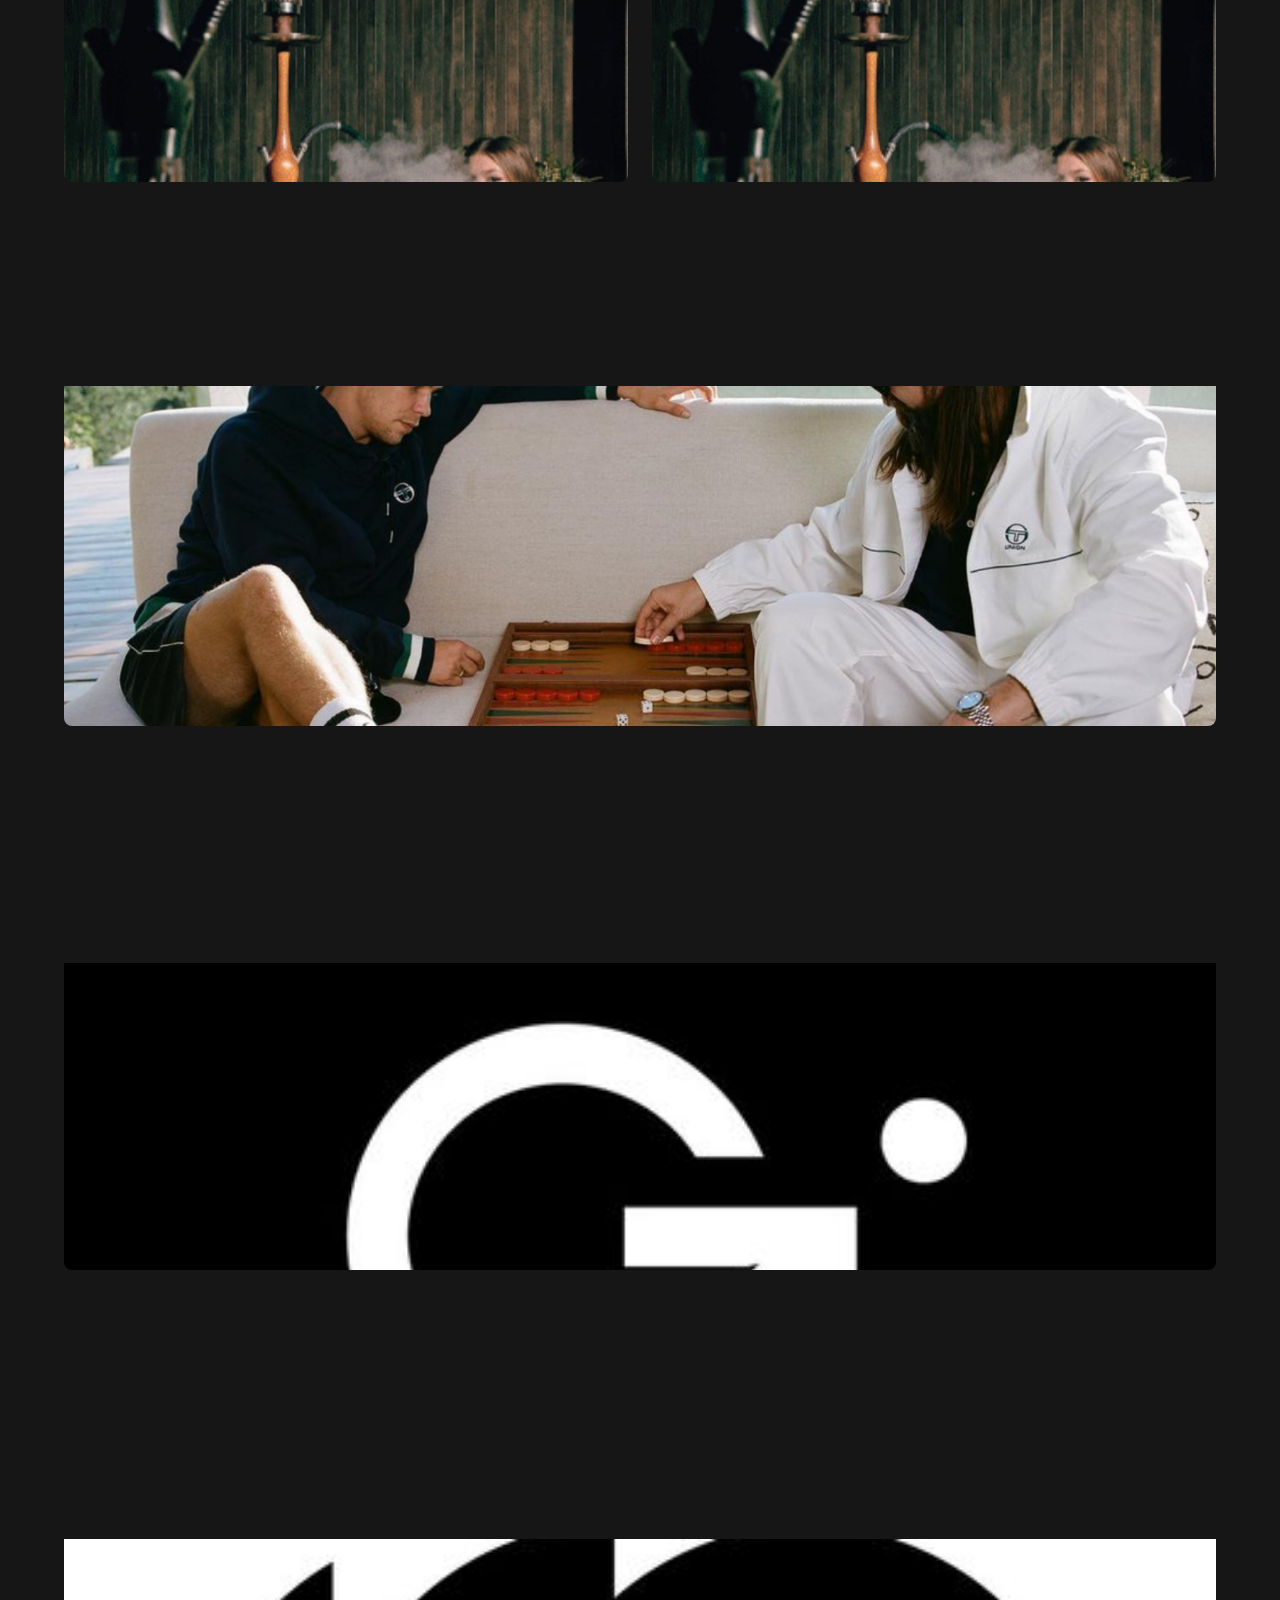
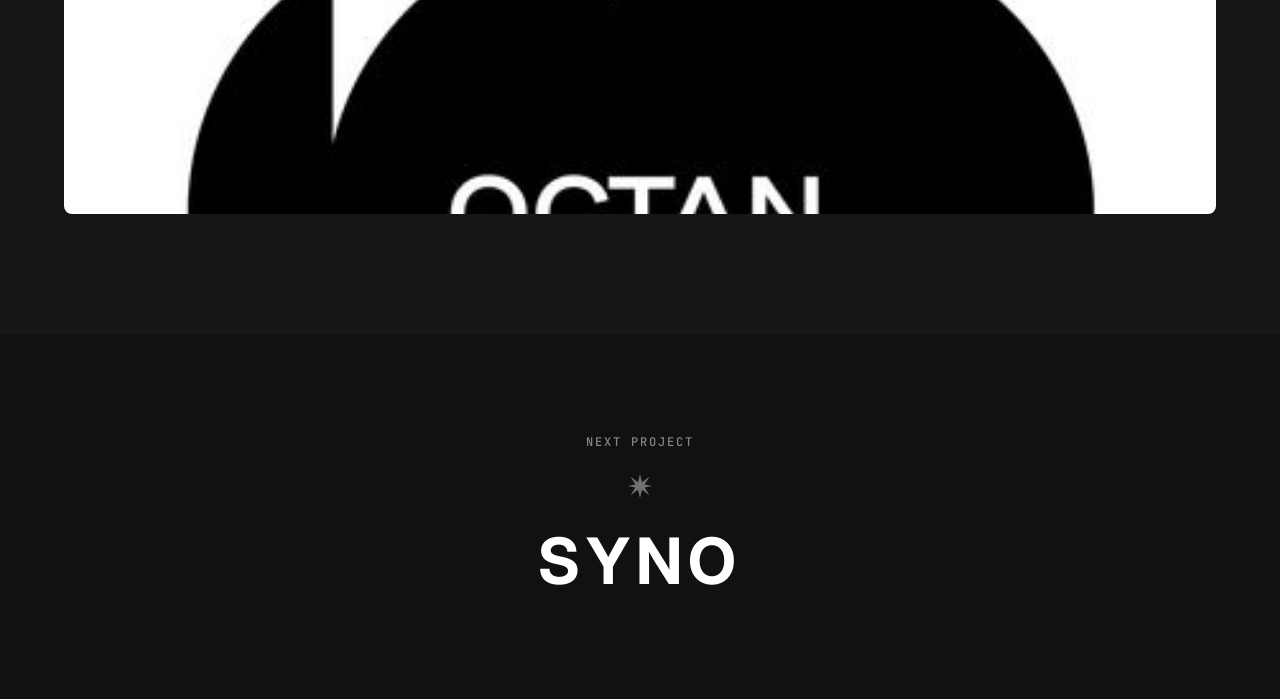
<file: work-norphe.html>
<!DOCTYPE html>
<html lang="en">
<head>
  <meta charset="UTF-8">
  <meta name="viewport" content="width=device-width, initial-scale=1.0">
  <title>NORPHE — Elouan BEGUE</title>
  <meta name="description" content="NORPHE audio brand case study. Artistic direction, branding, web design and integration by Elouan BEGUE.">
  <meta property="og:title" content="NORPHE — Elouan BEGUE">
  <meta property="og:description" content="NORPHE audio brand case study. Artistic direction, branding, web design and integration by Elouan BEGUE.">
  <meta property="og:type" content="website">
  <meta property="og:url" content="https://elouanbegue.com/work-norphe.html">
  <link rel="icon" href="assets/favicon.svg" type="image/svg+xml">
  <link rel="preconnect" href="https://fonts.googleapis.com">
  <link rel="preconnect" href="https://fonts.gstatic.com" crossorigin>
  <link href="https://fonts.googleapis.com/css2?family=Inter:wght@400;500;600;700&family=JetBrains+Mono:wght@400;500&family=Playfair+Display:ital,wght@0,400;0,700;1,400;1,700&display=swap" rel="stylesheet">
  <link rel="stylesheet" href="styles.css">
  <style>
    /* === NORPHE CASE STUDY === */

    body {
      background: #161616;
      color: #ffffff;
    }

    /* --- HEADER override for white on dark --- */
    .header {
      background: transparent;
      mix-blend-mode: difference;
    }
    .header.scrolled {
      background-color: rgba(22, 22, 22, 0.9);
      backdrop-filter: blur(12px);
      -webkit-backdrop-filter: blur(12px);
    }

    /* --- HERO BRAND --- */
    .norphe-hero-brand {
      width: 100%;
      height: 400px;
      display: flex;
      align-items: center;
      justify-content: center;
      background: #161616;
      position: relative;
      overflow: hidden;
      margin-top: 0;
      padding-top: 70px;
    }

    .norphe-brand-text {
      font-family: 'Playfair Display', serif;
      font-size: 72px;
      font-weight: 700;
      font-style: italic;
      letter-spacing: 8px;
      color: #ffffff;
      text-transform: lowercase;
      position: relative;
      z-index: 2;
    }

    .norphe-brand-mark {
      display: inline-block;
      margin-left: 12px;
      position: relative;
      top: -6px;
    }

    /* --- HERO IMAGE --- */
    .norphe-hero-image {
      width: 100vw;
      margin-left: calc(-50vw + 50%);
      height: 600px;
      overflow: hidden;
      position: relative;
    }

    .norphe-hero-image img {
      width: 100%;
      height: 100%;
      object-fit: cover;
      transform: scale(1.05);
      transition: transform 8s ease-out;
      will-change: transform;
    }

    .norphe-hero-image.loaded img {
      transform: scale(1.0);
    }

    /* --- PROJECT INFO --- */
    .project-info {
      max-width: var(--max-width);
      margin: 0 auto;
      padding: 80px var(--side-padding);
      display: grid;
      grid-template-columns: 1fr 1fr;
      gap: 60px;
    }

    .project-info-left {
      display: flex;
      flex-direction: column;
      gap: 16px;
    }

    .project-info-label {
      font-family: var(--font-mono);
      font-size: 12px;
      font-weight: 500;
      color: var(--grey);
      text-transform: uppercase;
      letter-spacing: 2px;
    }

    .project-info-title {
      font-family: 'Playfair Display', serif;
      font-size: 42px;
      font-weight: 400;
      font-style: italic;
      color: #ffffff;
      line-height: 1.1;
    }

    .project-info-date {
      font-family: var(--font-mono);
      font-size: 13px;
      font-weight: 400;
      color: var(--grey);
      margin-top: 4px;
    }

    .project-info-desc {
      font-family: var(--font-sans);
      font-size: 16px;
      font-weight: 400;
      color: rgba(255, 255, 255, 0.7);
      line-height: 1.6;
      max-width: 440px;
      margin-top: 8px;
    }

    .project-info-right {
      display: flex;
      flex-direction: column;
      align-items: flex-end;
      justify-content: flex-start;
      gap: 10px;
      padding-top: 4px;
    }

    .project-meta-item {
      font-family: var(--font-mono);
      font-size: 12px;
      font-weight: 500;
      color: var(--grey);
      text-transform: uppercase;
      letter-spacing: 1.5px;
      text-align: right;
    }

    /* --- IMAGE GALLERY --- */
    .gallery {
      max-width: var(--max-width);
      margin: 0 auto;
      padding: 0 var(--side-padding);
      display: flex;
      flex-direction: column;
      gap: var(--gap);
    }

    .gallery-row {
      width: 100%;
      overflow: hidden;
      border-radius: var(--radius);
    }

    .gallery-row img {
      width: 100%;
      height: 100%;
      object-fit: cover;
      display: block;
      transition: transform 0.6s cubic-bezier(0.16, 1, 0.3, 1);
    }

    .gallery-row:hover img {
      transform: scale(1.02);
    }

    .gallery-row.full {
      height: 520px;
    }

    .gallery-two-col {
      display: grid;
      grid-template-columns: 1fr 1fr;
      gap: var(--gap);
    }

    .gallery-two-col .gallery-col {
      height: 520px;
      overflow: hidden;
      border-radius: var(--radius);
    }

    .gallery-two-col .gallery-col img {
      width: 100%;
      height: 100%;
      object-fit: cover;
      transition: transform 0.6s cubic-bezier(0.16, 1, 0.3, 1);
    }

    .gallery-two-col .gallery-col:hover img {
      transform: scale(1.02);
    }

    /* Logotype section */
    .logotype-section {
      width: 100%;
      height: 400px;
      display: flex;
      align-items: center;
      justify-content: center;
      background: #111111;
      border-radius: var(--radius);
      overflow: hidden;
    }

    .logotype-text {
      font-family: var(--font-sans);
      font-size: 120px;
      font-weight: 700;
      color: #ffffff;
      letter-spacing: 24px;
      text-transform: uppercase;
      user-select: none;
    }

    /* --- NEXT PROJECT --- */
    .next-project {
      margin-top: 120px;
      padding: 100px var(--side-padding);
      display: flex;
      flex-direction: column;
      align-items: center;
      gap: 24px;
      background: #111111;
    }

    .next-project-label {
      font-family: var(--font-mono);
      font-size: 12px;
      font-weight: 500;
      color: var(--grey);
      text-transform: uppercase;
      letter-spacing: 2px;
    }

    .next-project-star {
      opacity: 0.4;
    }

    .next-project-name {
      font-family: var(--font-sans);
      font-size: 64px;
      font-weight: 700;
      color: #ffffff;
      text-transform: uppercase;
      letter-spacing: 6px;
      transition: opacity 0.4s ease, letter-spacing 0.4s ease;
    }

    .next-project-link {
      display: flex;
      flex-direction: column;
      align-items: center;
      gap: 20px;
      text-decoration: none;
      cursor: pointer;
    }

    .next-project-link:hover .next-project-name {
      opacity: 0.7;
      letter-spacing: 10px;
    }

    /* --- BOTTOM MENU --- */
    .bottom-menu {
      position: fixed;
      bottom: 0;
      left: 0;
      width: 100%;
      z-index: 999;
      isolation: isolate;
      background: var(--dark);
      transform: translateY(100%);
      opacity: 0;
      transition: transform 0.4s cubic-bezier(0.16, 1, 0.3, 1), opacity 0.3s ease;
    }

    .bottom-menu.visible {
      transform: translateY(0);
      opacity: 1;
    }

    .bottom-menu-inner {
      max-width: var(--max-width);
      margin: 0 auto;
      padding: 15px var(--side-padding);
      display: flex;
      justify-content: space-between;
      align-items: center;
    }

    .bottom-menu-left {
      display: flex;
      flex-direction: column;
      gap: 2px;
    }

    .bottom-menu-left span {
      font-family: var(--font-mono);
      font-size: 12px;
      font-weight: 500;
      color: var(--white);
      text-transform: uppercase;
      letter-spacing: 1px;
    }

    .bottom-menu-left span:last-child {
      color: var(--grey);
      font-weight: 400;
    }

    .bm-links {
      display: flex;
      gap: 40px;
    }

    .bm-link {
      font-family: var(--font-sans);
      font-size: 12px;
      font-weight: 500;
      color: var(--grey);
      text-transform: uppercase;
      letter-spacing: 1px;
      transition: color 0.3s ease;
      cursor: pointer;
      text-decoration: none;
    }

    .bm-link.active {
      color: var(--white);
    }

    .bm-link:hover {
      color: var(--white);
    }

    .bm-follow {
      font-family: var(--font-sans);
      font-size: 12px;
      font-weight: 500;
      color: var(--white);
      text-transform: uppercase;
      letter-spacing: 1px;
      transition: opacity 0.3s ease;
      cursor: pointer;
      text-decoration: none;
    }

    .bm-follow:hover {
      opacity: 0.7;
    }

    /* --- REVEAL ANIMATIONS --- */
    .reveal-section {
      opacity: 0;
      transform: translateY(60px);
      transition: opacity 0.8s cubic-bezier(0.16, 1, 0.3, 1),
                  transform 0.8s cubic-bezier(0.16, 1, 0.3, 1);
    }

    .reveal-section.visible {
      opacity: 1;
      transform: translateY(0);
    }

    /* Stagger for two-col */
    .gallery-two-col .gallery-col {
      opacity: 0;
      transform: translateY(60px);
      transition: opacity 0.8s cubic-bezier(0.16, 1, 0.3, 1),
                  transform 0.8s cubic-bezier(0.16, 1, 0.3, 1);
    }

    .gallery-two-col.visible .gallery-col:nth-child(1) {
      opacity: 1;
      transform: translateY(0);
    }

    .gallery-two-col.visible .gallery-col:nth-child(2) {
      opacity: 1;
      transform: translateY(0);
      transition-delay: 0.1s;
    }

    /* Parallax base */
    .parallax-wrap {
      overflow: hidden;
    }

    .parallax-img {
      transition: transform 0.1s linear;
      will-change: transform;
    }

    /* --- RESPONSIVE --- */
    @media (max-width: 1024px) {
      .norphe-brand-text { font-size: 52px; }
      .norphe-hero-image { height: 450px; }
      .project-info { padding: 60px var(--side-padding); gap: 40px; }
      .project-info-title { font-size: 34px; }
      .gallery-row.full { height: 400px; }
      .gallery-two-col .gallery-col { height: 400px; }
      .logotype-text { font-size: 80px; letter-spacing: 16px; }
      .logotype-section { height: 320px; }
      .next-project-name { font-size: 48px; }
    }

    @media (max-width: 768px) {
      body { cursor: auto; }
      .cursor { display: none; }

      .norphe-hero-brand { height: 280px; }
      .norphe-brand-text { font-size: 36px; letter-spacing: 4px; }
      .norphe-hero-image { height: 300px; }

      .project-info {
        grid-template-columns: 1fr;
        gap: 30px;
        padding: 50px var(--side-padding);
      }
      .project-info-right {
        align-items: flex-start;
        flex-direction: row;
        gap: 20px;
        flex-wrap: wrap;
      }

      .gallery-row.full { height: 280px; }
      .gallery-two-col {
        grid-template-columns: 1fr;
      }
      .gallery-two-col .gallery-col { height: 280px; }

      .logotype-text { font-size: 40px; letter-spacing: 8px; }
      .logotype-section { height: 200px; }

      .next-project-name { font-size: 32px; letter-spacing: 4px; }
      .next-project { padding: 60px var(--side-padding); margin-top: 60px; }

      .bottom-menu-left { display: none; }
      .bm-follow { display: none; }
      .bottom-menu-inner { justify-content: center; }
      .bm-links { gap: 16px; }

      .bm-link, .bm-follow, .next-project-link {
        cursor: pointer;
      }
    }

    @media (max-width: 480px) {
      .norphe-brand-text { font-size: 28px; }
      .norphe-hero-image { height: 220px; }
      .gallery-row.full { height: 200px; }
      .gallery-two-col .gallery-col { height: 200px; }
      .logotype-text { font-size: 28px; letter-spacing: 4px; }
      .logotype-section { height: 160px; }
      .next-project-name { font-size: 24px; }
    }
  </style>
</head>
<body>

  <!-- Custom Cursor -->
  <div class="cursor" id="cursor">
    <div class="cursor-dot"></div>
    <div class="cursor-circle"></div>
    <span class="cursor-text">VIEW</span>
  </div>

  <!-- HEADER -->
  <header class="header" id="header">
    <div class="header-inner">
      <a href="mailto:elouanbeguepro@gmail.com" class="header-left">
        <span>Open for any</span>
        <span>collaborations and offers</span>
      </a>
      <div class="header-center">
        <a href="index.html">
          <svg class="logo" width="30" height="30" viewBox="0 0 30 30" fill="none" xmlns="http://www.w3.org/2000/svg">
            <path d="M15 0L17.6 10.2L26.9 3.1L20.8 13L30 15L20.8 17L26.9 26.9L17.6 19.8L15 30L12.4 19.8L3.1 26.9L9.2 17L0 15L9.2 13L3.1 3.1L12.4 10.2L15 0Z" fill="white"/>
          </svg>
        </a>
      </div>
      <div class="header-right">
        <span>Elouan BEGUE</span>
        <span>Creative Director</span>
      </div>
    </div>
  </header>

  <!-- HERO BRAND -->
  <section class="norphe-hero-brand">
    <div class="norphe-brand-text">
      norphe
      <svg class="norphe-brand-mark" width="28" height="28" viewBox="0 0 28 28" fill="none" xmlns="http://www.w3.org/2000/svg">
        <path d="M14 2C8 2 4 8 4 14C4 20 8 26 14 26" stroke="white" stroke-width="2.5" fill="none" stroke-linecap="round"/>
        <circle cx="14" cy="4" r="2.5" fill="white"/>
      </svg>
    </div>
  </section>

  <!-- HERO IMAGE -->
  <div class="norphe-hero-image parallax-wrap reveal-section" id="heroImage">
    <img src="assets/norphe-hero.jpg" alt="Norphe audio product close-up" class="parallax-img" loading="eager" width="1512" height="600">
  </div>

  <!-- PROJECT INFO -->
  <section class="project-info reveal-section">
    <div class="project-info-left">
      <span class="project-info-label">Artistic Director</span>
      <h1 class="project-info-title">Norph&eacute;</h1>
      <span class="project-info-date">1 an / 2022 &mdash; 2023</span>
      <p class="project-info-desc">
        The french audio tech brand that has given me so many new skills in digital design, branding and integration.
      </p>
    </div>
    <div class="project-info-right">
      <span class="project-meta-item">Paris</span>
      <span class="project-meta-item">Freelance</span>
      <span class="project-meta-item">01/01/2023</span>
    </div>
  </section>

  <!-- GALLERY -->
  <div class="gallery">

    <!-- 1. Full-width: 3D logo -->
    <div class="gallery-row full parallax-wrap reveal-section">
      <img src="assets/norphe-logo-big.jpg" alt="NORPHE 3D logotype" class="parallax-img" loading="lazy" width="1512" height="520">
    </div>

    <!-- 2. Two-column: product shots -->
    <div class="gallery-two-col reveal-section">
      <div class="gallery-col parallax-wrap">
        <img src="assets/norphe-product1.jpg" alt="Norphe product shot 1" class="parallax-img" loading="lazy" width="680" height="520">
      </div>
      <div class="gallery-col parallax-wrap">
        <img src="assets/norphe-product2.jpg" alt="Norphe product shot 2" class="parallax-img" loading="lazy" width="680" height="520">
      </div>
    </div>

    <!-- 3. Full-width: logotype CSS text -->
    <div class="logotype-section reveal-section">
      <span class="logotype-text">NORPHE</span>
    </div>

    <!-- 4. Two-column: stationery -->
    <div class="gallery-two-col reveal-section">
      <div class="gallery-col parallax-wrap">
        <img src="assets/norphe-stationery.jpg" alt="Norphe stationery mockup" class="parallax-img" loading="lazy" width="680" height="520">
      </div>
      <div class="gallery-col parallax-wrap">
        <img src="assets/norphe-stationery.jpg" alt="Norphe stationery mockup" class="parallax-img" loading="lazy" width="680" height="520">
      </div>
    </div>

    <!-- 5. Full-width: moodboard -->
    <div class="gallery-row full parallax-wrap reveal-section">
      <img src="assets/norphe-moodboard.jpg" alt="Norphe moodboard collage" class="parallax-img" loading="lazy" width="1512" height="520">
    </div>

    <!-- 6. Full-width: laptop mockup -->
    <div class="gallery-row full parallax-wrap reveal-section">
      <img src="assets/norphe-laptop.jpg" alt="Norphe website on laptop" class="parallax-img" loading="lazy" width="1512" height="520">
    </div>

    <!-- 7. Full-width: vinyl -->
    <div class="gallery-row full parallax-wrap reveal-section">
      <img src="assets/norphe-vinyl.jpg" alt="Vinyl turntable closeup" class="parallax-img" loading="lazy" width="1512" height="520">
    </div>

  </div>

  <!-- NEXT PROJECT -->
  <section class="next-project reveal-section">
    <span class="next-project-label">Next Project</span>
    <svg class="next-project-star" width="24" height="24" viewBox="0 0 30 30" fill="none" xmlns="http://www.w3.org/2000/svg">
      <path d="M15 0L17.6 10.2L26.9 3.1L20.8 13L30 15L20.8 17L26.9 26.9L17.6 19.8L15 30L12.4 19.8L3.1 26.9L9.2 17L0 15L9.2 13L3.1 3.1L12.4 10.2L15 0Z" fill="white"/>
    </svg>
    <a href="work-syno.html" class="next-project-link">
      <span class="next-project-name">Syno</span>
    </a>
  </section>

  <!-- BOTTOM MENU -->
  <nav class="bottom-menu" id="bottomMenu">
    <div class="bottom-menu-inner">
      <div class="bottom-menu-left">
        <span>NORPHE</span>
        <span>PROJECT : [01]</span>
      </div>
      <div class="bm-links">
        <a href="index.html" class="bm-link">ABOUT</a>
        <a href="work.html" class="bm-link active">WORK</a>
        <a href="playground.html" class="bm-link">PLAYGROUND</a>
        <a href="contact.html" class="bm-link">CONTACT</a>
      </div>
      <a href="https://linktr.ee/elone_design" target="_blank" rel="noopener" class="bm-follow">FOLLOW ME &#x2197;</a>
    </div>
  </nav>

  <script>
    /* === NORPHE PAGE SCRIPTS === */

    // --- Custom Cursor ---
    const cursor = document.getElementById('cursor');
    let cursorX = 0, cursorY = 0;
    let dotX = 0, dotY = 0;

    document.addEventListener('mousemove', (e) => {
      cursorX = e.clientX;
      cursorY = e.clientY;
    });

    function animateCursor() {
      dotX += (cursorX - dotX) * 0.15;
      dotY += (cursorY - dotY) * 0.15;
      if (cursor) {
        cursor.style.transform = `translate(${dotX}px, ${dotY}px)`;
      }
      requestAnimationFrame(animateCursor);
    }
    animateCursor();

    // Hover states for interactive elements
    const hoverTargets = document.querySelectorAll('a, .gallery-row, .gallery-col, .next-project-link');
    hoverTargets.forEach(el => {
      el.addEventListener('mouseenter', () => document.body.classList.add('cursor-hover'));
      el.addEventListener('mouseleave', () => document.body.classList.remove('cursor-hover'));
    });

    // --- Header scroll behaviour ---
    const header = document.getElementById('header');
    let lastScrollY = 0;

    function handleHeaderScroll() {
      const sy = window.scrollY;
      if (sy > 80) {
        header.classList.add('scrolled');
      } else {
        header.classList.remove('scrolled');
      }
      lastScrollY = sy;
    }

    // --- Bottom menu visibility ---
    const bottomMenu = document.getElementById('bottomMenu');

    function handleBottomMenu() {
      if (window.scrollY > 400) {
        bottomMenu.classList.add('visible');
      } else {
        bottomMenu.classList.remove('visible');
      }
    }

    // --- Scroll reveal (IntersectionObserver) ---
    const revealSections = document.querySelectorAll('.reveal-section');

    const revealObserver = new IntersectionObserver((entries) => {
      entries.forEach(entry => {
        if (entry.isIntersecting) {
          entry.target.classList.add('visible');
        }
      });
    }, {
      threshold: 0.1,
      rootMargin: '0px 0px -60px 0px'
    });

    revealSections.forEach(section => revealObserver.observe(section));

    // --- Parallax on scroll ---
    const parallaxElements = document.querySelectorAll('.parallax-img');

    function handleParallax() {
      const scrollY = window.scrollY;
      const windowH = window.innerHeight;

      parallaxElements.forEach(img => {
        const parent = img.closest('.parallax-wrap') || img.parentElement;
        const rect = parent.getBoundingClientRect();
        const parentCenter = rect.top + rect.height / 2;
        const offset = (parentCenter - windowH / 2) * 0.06;
        img.style.transform = `translateY(${offset}px) scale(1.05)`;
      });
    }

    // --- Hero image load animation ---
    const heroImageWrap = document.getElementById('heroImage');
    if (heroImageWrap) {
      const heroImg = heroImageWrap.querySelector('img');
      if (heroImg.complete) {
        heroImageWrap.classList.add('loaded');
      } else {
        heroImg.addEventListener('load', () => heroImageWrap.classList.add('loaded'));
      }
    }

    // --- Unified scroll handler ---
    function onScroll() {
      handleHeaderScroll();
      handleBottomMenu();
      handleParallax();
    }

    window.addEventListener('scroll', onScroll, { passive: true });
    onScroll();

    // --- Header fade-in ---
    header.style.opacity = '0';
    header.style.animation = 'fadeIn 0.8s ease 0.3s forwards';
  </script>

</body>
</html>
</file>
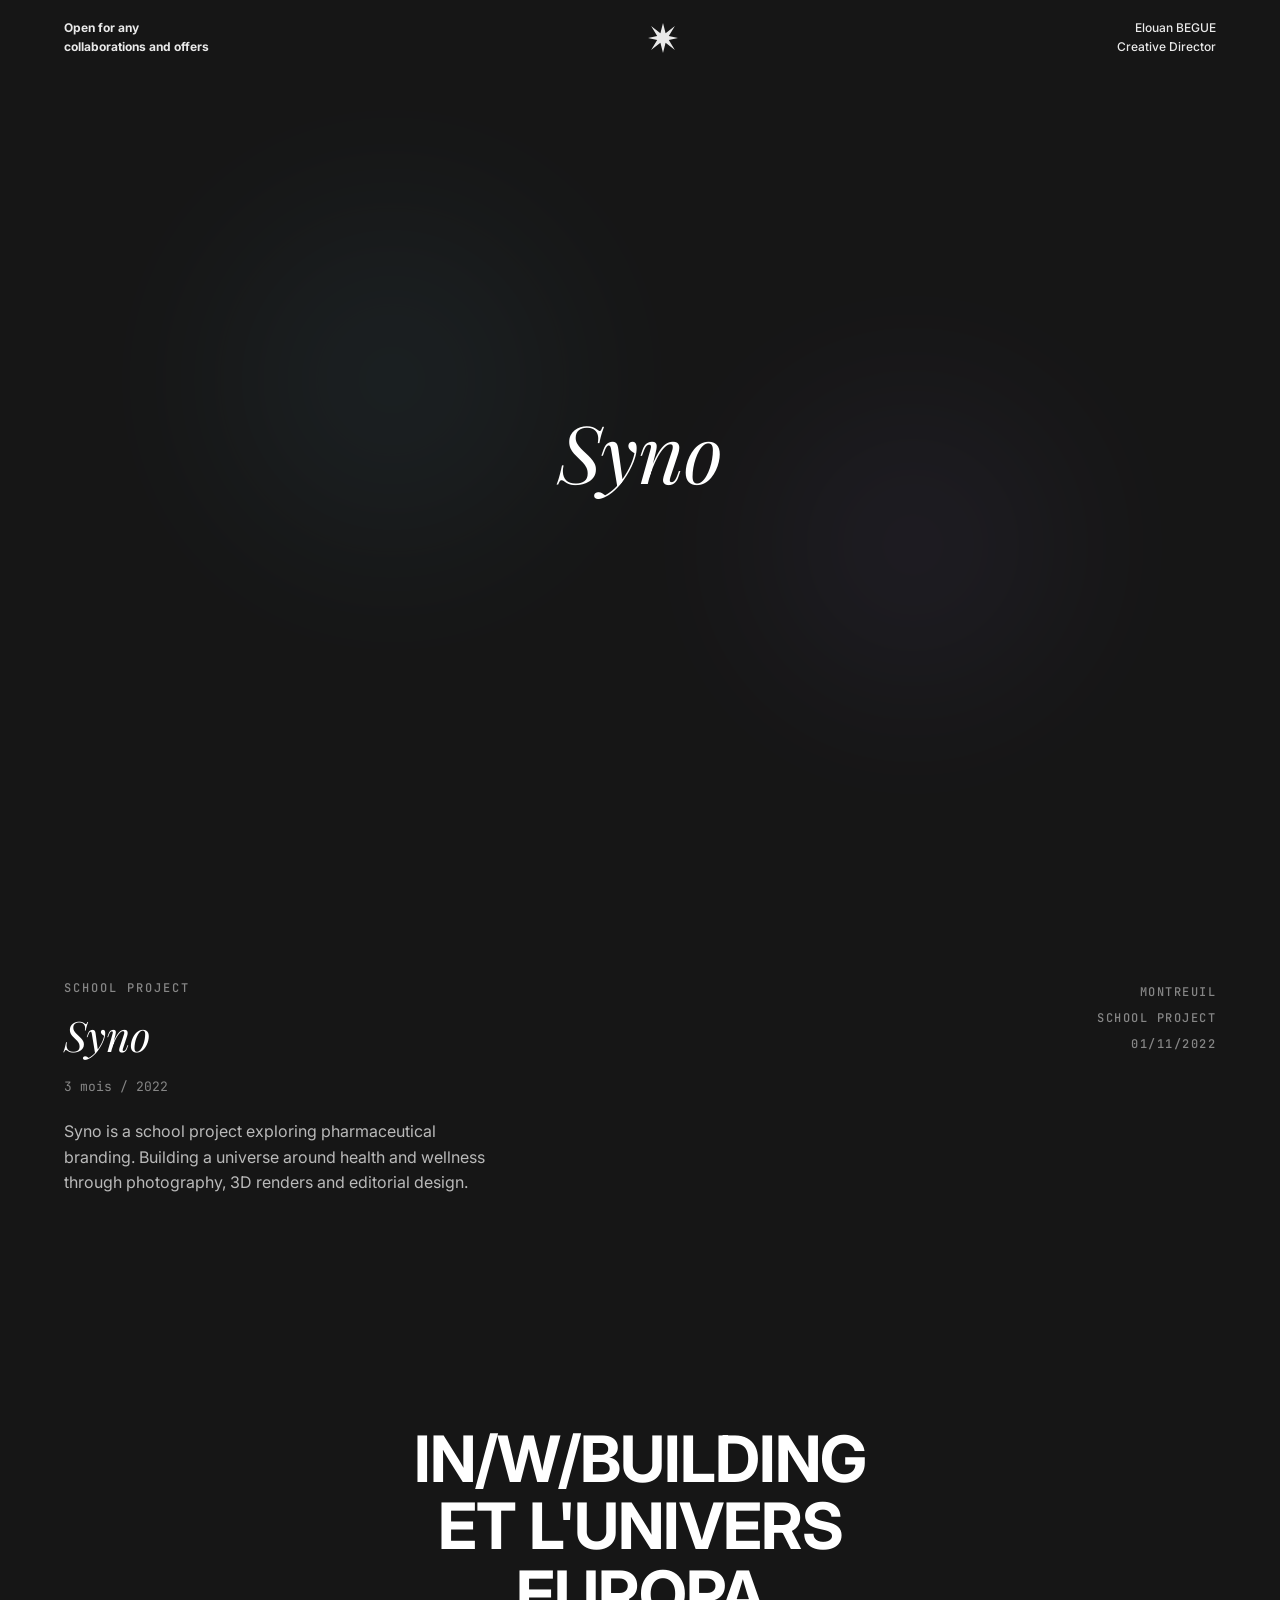
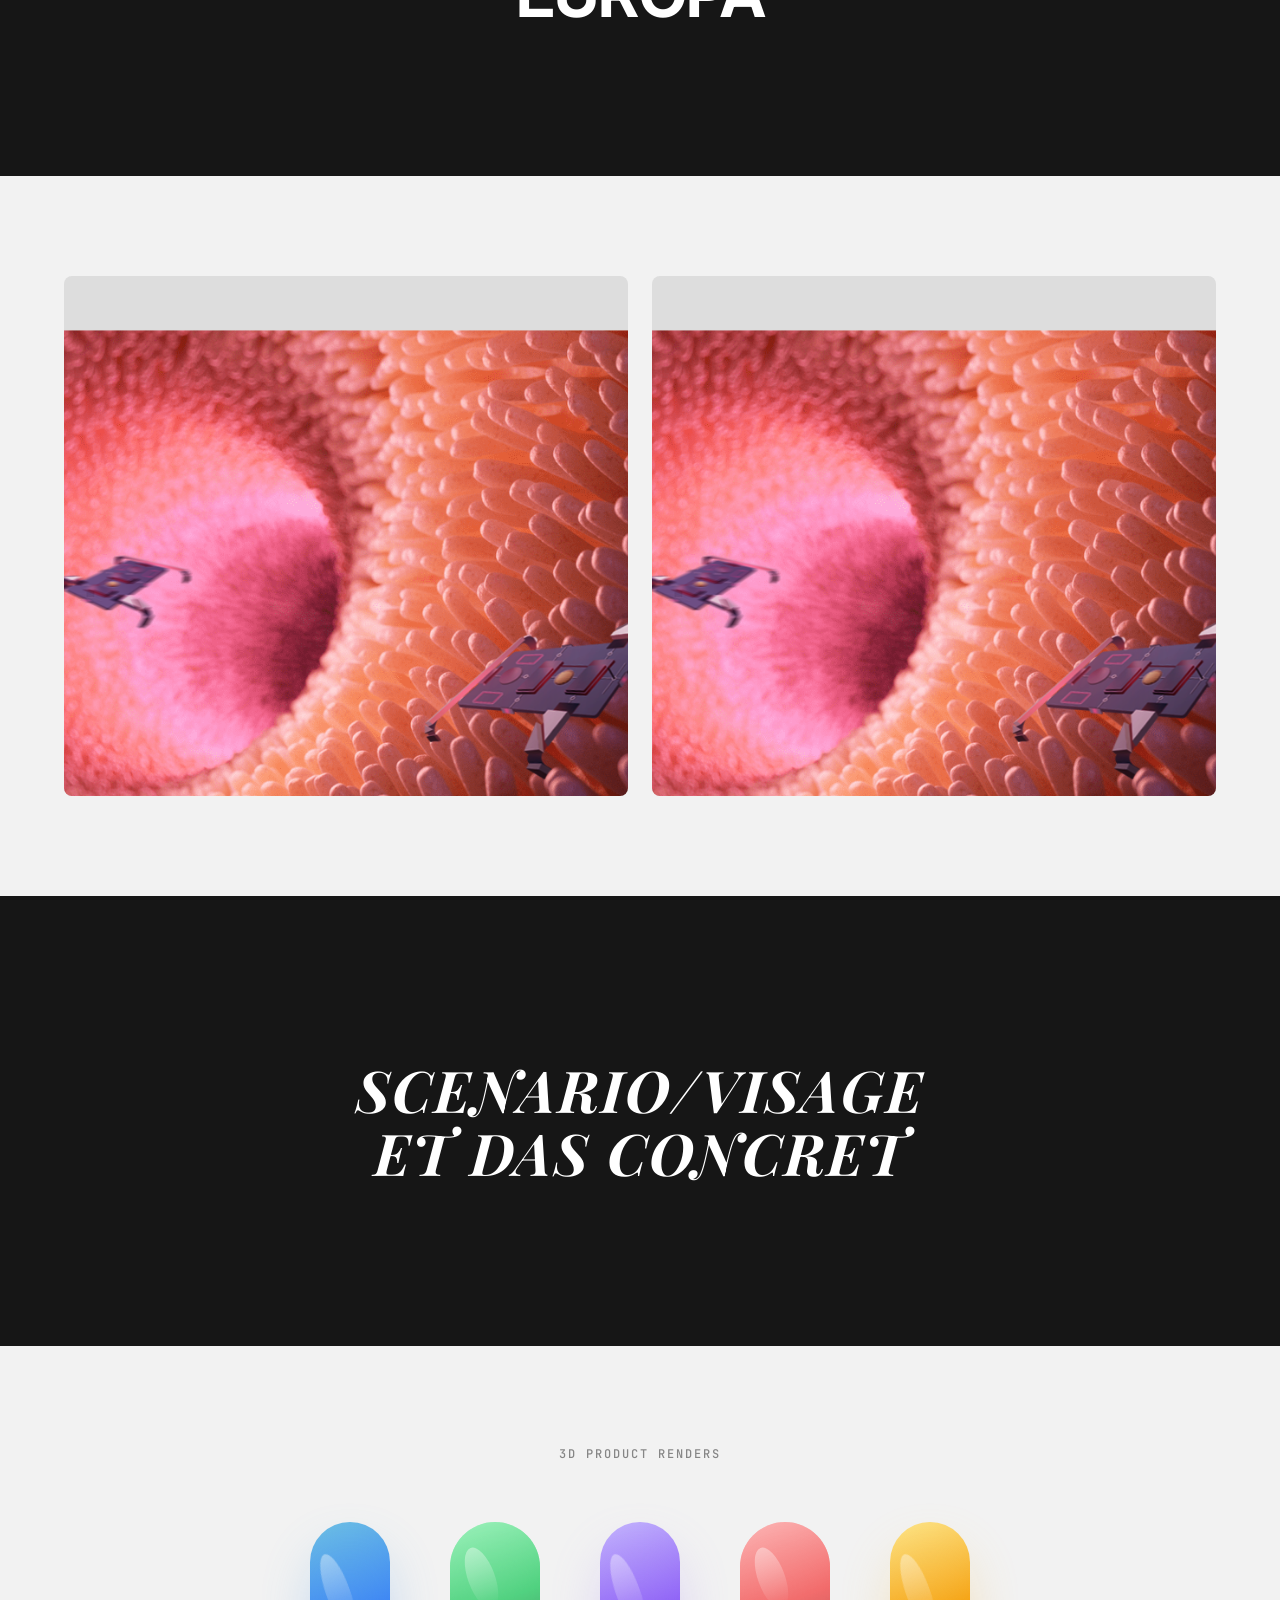
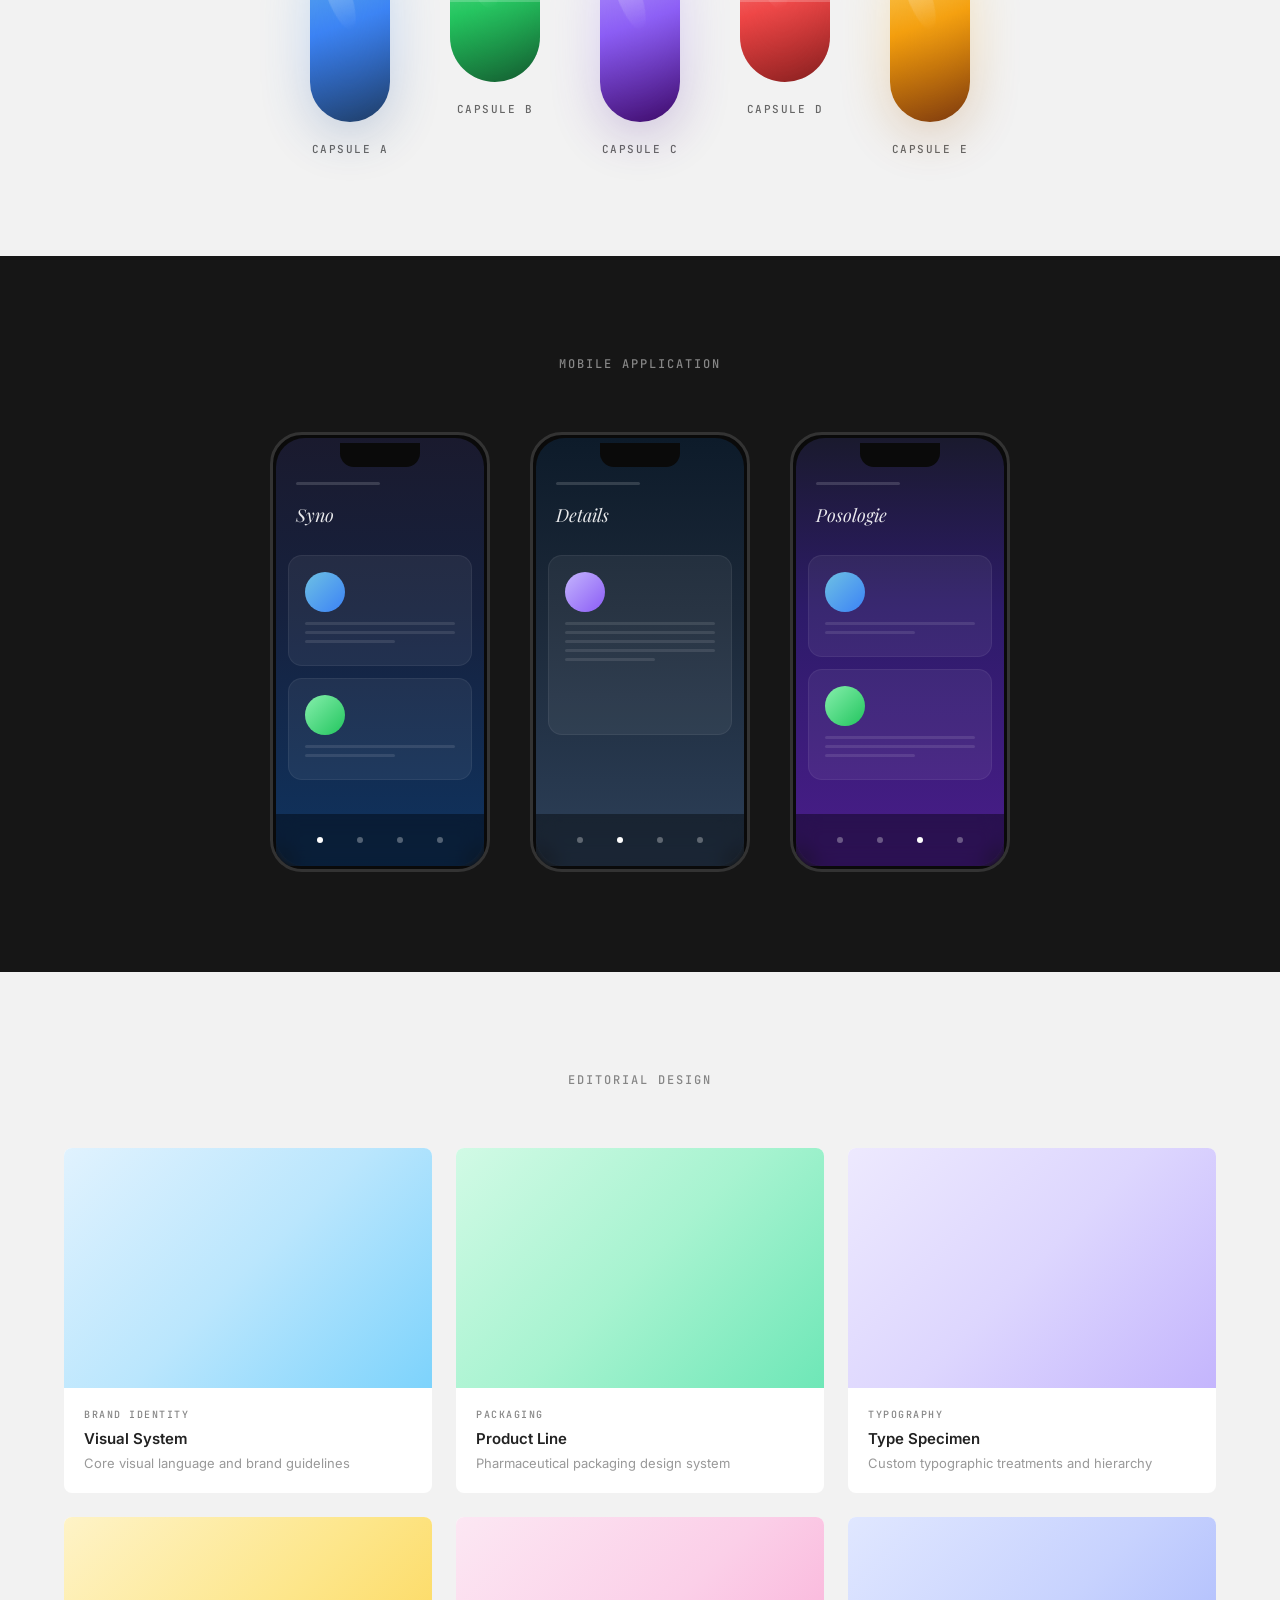
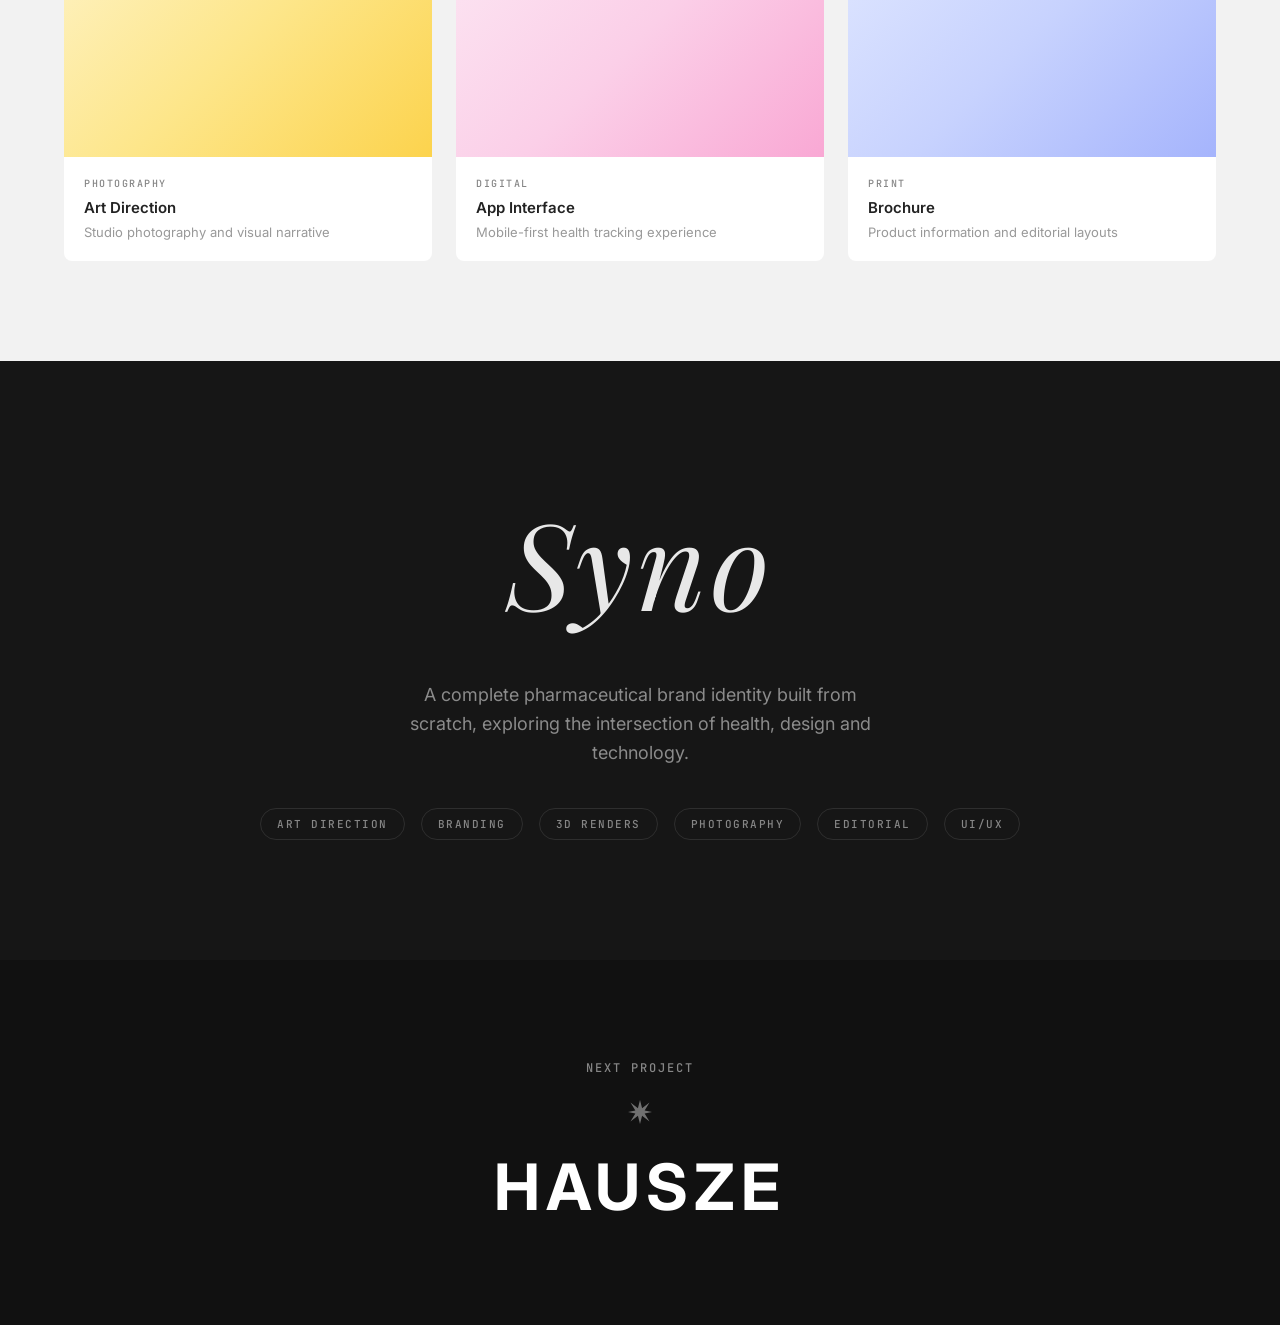
<file: work-syno.html>
<!DOCTYPE html>
<html lang="en">
<head>
  <meta charset="UTF-8">
  <meta name="viewport" content="width=device-width, initial-scale=1.0">
  <title>SYNO — Elouan BEGUE</title>
  <meta name="description" content="SYNO pharmaceutical branding school project. Art direction, 3D renders, photography and editorial design by Elouan BEGUE.">
  <meta property="og:title" content="SYNO — Elouan BEGUE">
  <meta property="og:description" content="SYNO pharmaceutical branding school project. Art direction, 3D renders, photography and editorial design by Elouan BEGUE.">
  <meta property="og:type" content="website">
  <meta property="og:url" content="https://elouanbegue.com/work-syno.html">
  <link rel="icon" href="assets/favicon.svg" type="image/svg+xml">
  <link rel="preconnect" href="https://fonts.googleapis.com">
  <link rel="preconnect" href="https://fonts.gstatic.com" crossorigin>
  <link href="https://fonts.googleapis.com/css2?family=Inter:wght@400;500;600;700&family=JetBrains+Mono:wght@400;500&family=Playfair+Display:ital,wght@0,400;0,700;1,400;1,700&display=swap" rel="stylesheet">
  <link rel="stylesheet" href="styles.css">
  <style>
    /* === SYNO CASE STUDY === */

    body {
      background: #161616;
      color: #ffffff;
    }

    /* --- HEADER override --- */
    .header {
      background: transparent;
      mix-blend-mode: difference;
    }
    .header.scrolled {
      background-color: rgba(22, 22, 22, 0.9);
      backdrop-filter: blur(12px);
      -webkit-backdrop-filter: blur(12px);
    }

    /* --- HERO --- */
    .syno-hero {
      width: 100vw;
      height: 100vh;
      min-height: 600px;
      display: flex;
      align-items: center;
      justify-content: center;
      background: #161616;
      position: relative;
      overflow: hidden;
    }

    .syno-hero-title {
      font-family: 'Playfair Display', serif;
      font-size: 80px;
      font-weight: 400;
      font-style: italic;
      color: #ffffff;
      position: relative;
      z-index: 2;
      opacity: 0;
      transform: translateY(30px);
      animation: synoFadeUp 1s ease-out 0.4s forwards;
    }

    @keyframes synoFadeUp {
      to {
        opacity: 1;
        transform: translateY(0);
      }
    }

    /* Floating ambient shapes behind title */
    .syno-hero::before,
    .syno-hero::after {
      content: '';
      position: absolute;
      border-radius: 50%;
      filter: blur(80px);
      opacity: 0.08;
      animation: ambientFloat 8s ease-in-out infinite alternate;
    }

    .syno-hero::before {
      width: 400px;
      height: 400px;
      background: radial-gradient(circle, #6ec1e4, transparent);
      top: 20%;
      left: 15%;
    }

    .syno-hero::after {
      width: 350px;
      height: 350px;
      background: radial-gradient(circle, #a78bfa, transparent);
      bottom: 20%;
      right: 15%;
      animation-delay: 2s;
    }

    @keyframes ambientFloat {
      0% { transform: translate(0, 0) scale(1); }
      100% { transform: translate(30px, -20px) scale(1.1); }
    }

    /* --- PROJECT INFO (dark) --- */
    .project-info {
      max-width: var(--max-width);
      margin: 0 auto;
      padding: 80px var(--side-padding);
      display: grid;
      grid-template-columns: 1fr 1fr;
      gap: 60px;
      background: #161616;
    }

    .project-info-left {
      display: flex;
      flex-direction: column;
      gap: 16px;
    }

    .project-info-label {
      font-family: var(--font-mono);
      font-size: 12px;
      font-weight: 500;
      color: var(--grey);
      text-transform: uppercase;
      letter-spacing: 2px;
    }

    .project-info-title {
      font-family: 'Playfair Display', serif;
      font-size: 42px;
      font-weight: 400;
      font-style: italic;
      color: #ffffff;
      line-height: 1.1;
    }

    .project-info-date {
      font-family: var(--font-mono);
      font-size: 13px;
      font-weight: 400;
      color: var(--grey);
      margin-top: 4px;
    }

    .project-info-desc {
      font-family: var(--font-sans);
      font-size: 16px;
      font-weight: 400;
      color: rgba(255, 255, 255, 0.7);
      line-height: 1.6;
      max-width: 440px;
      margin-top: 8px;
    }

    .project-info-right {
      display: flex;
      flex-direction: column;
      align-items: flex-end;
      justify-content: flex-start;
      gap: 10px;
      padding-top: 4px;
    }

    .project-meta-item {
      font-family: 'JetBrains Mono', monospace;
      font-size: 12px;
      font-weight: 500;
      color: var(--grey);
      text-transform: uppercase;
      letter-spacing: 1.5px;
      text-align: right;
    }

    /* --- SECTION SYSTEM (alternating dark/light) --- */
    .syno-section {
      width: 100%;
      overflow: hidden;
    }

    .syno-section--dark {
      background: #161616;
      color: #ffffff;
    }

    .syno-section--light {
      background: #f2f2f2;
      color: #222222;
    }

    .syno-section-inner {
      max-width: var(--max-width);
      margin: 0 auto;
      padding: 100px var(--side-padding);
    }

    /* --- 1. TYPOGRAPHIC HERO (dark) --- */
    .typo-hero {
      padding: 120px var(--side-padding);
      display: flex;
      align-items: center;
      justify-content: center;
      min-height: 500px;
    }

    .typo-hero-text {
      font-family: var(--font-sans);
      font-size: clamp(32px, 5vw, 72px);
      font-weight: 700;
      color: #ffffff;
      text-transform: uppercase;
      line-height: 1.05;
      text-align: center;
      letter-spacing: -1px;
      max-width: 900px;
    }

    .typo-hero-text span {
      display: inline-block;
      opacity: 0;
      transform: translateY(40px);
      transition: opacity 0.6s ease, transform 0.6s ease;
    }

    .syno-section.visible .typo-hero-text span {
      opacity: 1;
      transform: translateY(0);
    }

    /* --- 2. PHOTOGRAPHY (light) --- */
    .photo-grid {
      display: grid;
      grid-template-columns: 1fr 1fr;
      gap: var(--gap);
    }

    .photo-card {
      border-radius: var(--radius);
      overflow: hidden;
      height: 520px;
      position: relative;
      background: #ddd;
    }

    .photo-card img {
      width: 100%;
      height: 100%;
      object-fit: cover;
      transition: transform 0.6s cubic-bezier(0.16, 1, 0.3, 1);
    }

    .photo-card:hover img {
      transform: scale(1.03);
    }

    /* --- 3. TYPOGRAPHIC SHOWCASE 2 (dark) --- */
    .typo-showcase {
      padding: 120px var(--side-padding);
      display: flex;
      align-items: center;
      justify-content: center;
      min-height: 450px;
    }

    .typo-showcase-text {
      font-family: 'Playfair Display', serif;
      font-size: clamp(28px, 4.5vw, 64px);
      font-weight: 700;
      font-style: italic;
      color: #ffffff;
      text-align: center;
      line-height: 1.1;
      letter-spacing: 2px;
      max-width: 800px;
    }

    /* --- 4. 3D PILLS (light) --- */
    .pills-section {
      padding: 100px var(--side-padding);
    }

    .pills-section-title {
      font-family: var(--font-mono);
      font-size: 12px;
      font-weight: 500;
      color: var(--grey);
      text-transform: uppercase;
      letter-spacing: 2px;
      text-align: center;
      margin-bottom: 60px;
    }

    .pills-grid {
      display: flex;
      justify-content: center;
      gap: 60px;
      flex-wrap: wrap;
    }

    .pill {
      position: relative;
      perspective: 600px;
    }

    .pill-shape {
      width: 80px;
      height: 200px;
      border-radius: 40px;
      position: relative;
      transform-style: preserve-3d;
      transition: transform 0.6s cubic-bezier(0.16, 1, 0.3, 1);
    }

    .pill:hover .pill-shape {
      transform: rotateY(25deg) rotateX(-10deg) translateY(-10px);
    }

    .pill-shape::before {
      content: '';
      position: absolute;
      inset: 0;
      border-radius: inherit;
      background: inherit;
      filter: blur(30px);
      opacity: 0.3;
      transform: translateY(20px) scale(0.9);
      z-index: -1;
    }

    .pill--blue .pill-shape {
      background: linear-gradient(160deg, #6ec1e4 0%, #3b82f6 50%, #1e3a5f 100%);
    }

    .pill--green .pill-shape {
      background: linear-gradient(160deg, #86efac 0%, #22c55e 50%, #14532d 100%);
    }

    .pill--purple .pill-shape {
      background: linear-gradient(160deg, #c4b5fd 0%, #8b5cf6 50%, #3b0764 100%);
    }

    .pill--coral .pill-shape {
      background: linear-gradient(160deg, #fca5a5 0%, #ef4444 50%, #7f1d1d 100%);
    }

    .pill--amber .pill-shape {
      background: linear-gradient(160deg, #fde68a 0%, #f59e0b 50%, #78350f 100%);
    }

    /* Capsule variant — shorter, wider, two-tone */
    .pill--capsule .pill-shape {
      width: 90px;
      height: 160px;
      border-radius: 45px;
      overflow: hidden;
    }

    .pill--capsule .pill-shape::after {
      content: '';
      position: absolute;
      top: 0;
      left: 0;
      width: 100%;
      height: 50%;
      background: rgba(255,255,255,0.2);
      border-radius: 45px 45px 0 0;
    }

    /* Shine highlight on each pill */
    .pill-shine {
      position: absolute;
      top: 15%;
      left: 20%;
      width: 30%;
      height: 40%;
      background: linear-gradient(180deg, rgba(255,255,255,0.4) 0%, rgba(255,255,255,0) 100%);
      border-radius: 50%;
      transform: rotate(-20deg);
      pointer-events: none;
    }

    .pill-label {
      font-family: var(--font-mono);
      font-size: 11px;
      font-weight: 500;
      color: #666;
      text-transform: uppercase;
      letter-spacing: 1.5px;
      text-align: center;
      margin-top: 20px;
    }

    /* --- 5. MOBILE MOCKUPS (dark) --- */
    .mockups-section {
      padding: 100px var(--side-padding);
    }

    .mockups-section-title {
      font-family: var(--font-mono);
      font-size: 12px;
      font-weight: 500;
      color: var(--grey);
      text-transform: uppercase;
      letter-spacing: 2px;
      text-align: center;
      margin-bottom: 60px;
    }

    .mockups-row {
      display: flex;
      justify-content: center;
      gap: 40px;
      flex-wrap: wrap;
    }

    .phone-mockup {
      width: 220px;
      height: 440px;
      border-radius: 32px;
      border: 3px solid #333;
      background: #0a0a0a;
      position: relative;
      overflow: hidden;
      transition: transform 0.5s cubic-bezier(0.16, 1, 0.3, 1);
    }

    .phone-mockup:hover {
      transform: translateY(-12px);
    }

    /* Phone notch */
    .phone-notch {
      position: absolute;
      top: 8px;
      left: 50%;
      transform: translateX(-50%);
      width: 80px;
      height: 24px;
      background: #0a0a0a;
      border-radius: 0 0 14px 14px;
      z-index: 3;
    }

    /* Phone screen content */
    .phone-screen {
      position: absolute;
      inset: 3px;
      border-radius: 29px;
      overflow: hidden;
    }

    .phone-screen--1 {
      background: linear-gradient(180deg, #1a1a2e 0%, #16213e 40%, #0f3460 100%);
    }

    .phone-screen--2 {
      background: linear-gradient(180deg, #0d1b2a 0%, #1b2838 40%, #2d4059 100%);
    }

    .phone-screen--3 {
      background: linear-gradient(180deg, #1a1a2e 0%, #2d1b69 40%, #4a1d8b 100%);
    }

    /* Screen UI elements */
    .screen-header {
      padding: 44px 20px 16px;
      display: flex;
      flex-direction: column;
      gap: 6px;
    }

    .screen-header-bar {
      width: 50%;
      height: 3px;
      background: rgba(255,255,255,0.15);
      border-radius: 2px;
    }

    .screen-header-title {
      font-family: 'Playfair Display', serif;
      font-size: 18px;
      font-style: italic;
      color: rgba(255,255,255,0.9);
      margin-top: 12px;
    }

    .screen-card {
      margin: 12px;
      padding: 16px;
      background: rgba(255,255,255,0.06);
      border-radius: 14px;
      border: 1px solid rgba(255,255,255,0.06);
    }

    .screen-card-pill {
      width: 40px;
      height: 40px;
      border-radius: 20px;
      margin-bottom: 10px;
    }

    .screen-card-pill--blue { background: linear-gradient(135deg, #6ec1e4, #3b82f6); }
    .screen-card-pill--green { background: linear-gradient(135deg, #86efac, #22c55e); }
    .screen-card-pill--purple { background: linear-gradient(135deg, #c4b5fd, #8b5cf6); }

    .screen-card-line {
      width: 100%;
      height: 3px;
      background: rgba(255,255,255,0.1);
      border-radius: 2px;
      margin-bottom: 6px;
    }

    .screen-card-line:last-child {
      width: 60%;
    }

    .screen-nav {
      position: absolute;
      bottom: 0;
      left: 0;
      right: 0;
      height: 52px;
      background: rgba(0,0,0,0.4);
      backdrop-filter: blur(10px);
      display: flex;
      align-items: center;
      justify-content: space-around;
      padding: 0 24px;
    }

    .screen-nav-dot {
      width: 6px;
      height: 6px;
      border-radius: 50%;
      background: rgba(255,255,255,0.3);
    }

    .screen-nav-dot.active {
      background: #ffffff;
    }

    /* --- 6. EDITORIAL GRID (light) --- */
    .editorial-section {
      padding: 100px var(--side-padding);
    }

    .editorial-section-title {
      font-family: var(--font-mono);
      font-size: 12px;
      font-weight: 500;
      color: var(--grey);
      text-transform: uppercase;
      letter-spacing: 2px;
      text-align: center;
      margin-bottom: 60px;
    }

    .editorial-grid {
      display: grid;
      grid-template-columns: repeat(3, 1fr);
      gap: var(--gap);
    }

    .editorial-card {
      background: #ffffff;
      border-radius: var(--radius);
      overflow: hidden;
      transition: transform 0.5s cubic-bezier(0.16, 1, 0.3, 1), box-shadow 0.5s ease;
    }

    .editorial-card:hover {
      transform: translateY(-6px);
      box-shadow: 0 20px 60px rgba(0,0,0,0.08);
    }

    .editorial-card-image {
      height: 240px;
      overflow: hidden;
    }

    .editorial-card-image div {
      width: 100%;
      height: 100%;
      transition: transform 0.6s cubic-bezier(0.16, 1, 0.3, 1);
    }

    .editorial-card:hover .editorial-card-image div {
      transform: scale(1.05);
    }

    .editorial-card-image--1 div {
      background: linear-gradient(135deg, #e0f2fe, #bae6fd, #7dd3fc);
    }

    .editorial-card-image--2 div {
      background: linear-gradient(135deg, #d1fae5, #a7f3d0, #6ee7b7);
    }

    .editorial-card-image--3 div {
      background: linear-gradient(135deg, #ede9fe, #ddd6fe, #c4b5fd);
    }

    .editorial-card-image--4 div {
      background: linear-gradient(135deg, #fef3c7, #fde68a, #fcd34d);
    }

    .editorial-card-image--5 div {
      background: linear-gradient(135deg, #fce7f3, #fbcfe8, #f9a8d4);
    }

    .editorial-card-image--6 div {
      background: linear-gradient(135deg, #e0e7ff, #c7d2fe, #a5b4fc);
    }

    .editorial-card-body {
      padding: 20px;
    }

    .editorial-card-tag {
      font-family: var(--font-mono);
      font-size: 10px;
      font-weight: 500;
      color: var(--grey);
      text-transform: uppercase;
      letter-spacing: 1.5px;
      margin-bottom: 8px;
    }

    .editorial-card-title {
      font-family: var(--font-sans);
      font-size: 15px;
      font-weight: 600;
      color: #222;
      line-height: 1.3;
      margin-bottom: 6px;
    }

    .editorial-card-desc {
      font-family: var(--font-sans);
      font-size: 13px;
      font-weight: 400;
      color: #999;
      line-height: 1.4;
    }

    /* --- 7. BRAND SUMMARY (dark) --- */
    .brand-summary {
      padding: 120px var(--side-padding);
      text-align: center;
    }

    .brand-summary-logo {
      font-family: 'Playfair Display', serif;
      font-size: 120px;
      font-weight: 400;
      font-style: italic;
      color: #ffffff;
      letter-spacing: 4px;
      margin-bottom: 40px;
      opacity: 0.9;
    }

    .brand-summary-text {
      font-family: var(--font-sans);
      font-size: 18px;
      font-weight: 400;
      color: rgba(255,255,255,0.5);
      max-width: 500px;
      margin: 0 auto;
      line-height: 1.6;
    }

    .brand-summary-tags {
      display: flex;
      justify-content: center;
      gap: 16px;
      margin-top: 40px;
      flex-wrap: wrap;
    }

    .brand-summary-tag {
      font-family: var(--font-mono);
      font-size: 11px;
      font-weight: 500;
      color: var(--grey);
      text-transform: uppercase;
      letter-spacing: 1.5px;
      padding: 8px 16px;
      border: 1px solid rgba(255,255,255,0.1);
      border-radius: 100px;
    }

    /* --- NEXT PROJECT --- */
    .next-project {
      margin-top: 0;
      padding: 100px var(--side-padding);
      display: flex;
      flex-direction: column;
      align-items: center;
      gap: 24px;
      background: #111111;
    }

    .next-project-label {
      font-family: var(--font-mono);
      font-size: 12px;
      font-weight: 500;
      color: var(--grey);
      text-transform: uppercase;
      letter-spacing: 2px;
    }

    .next-project-star {
      opacity: 0.4;
    }

    .next-project-name {
      font-family: var(--font-sans);
      font-size: 64px;
      font-weight: 700;
      color: #ffffff;
      text-transform: uppercase;
      letter-spacing: 6px;
      transition: opacity 0.4s ease, letter-spacing 0.4s ease;
    }

    .next-project-link {
      display: flex;
      flex-direction: column;
      align-items: center;
      gap: 20px;
      text-decoration: none;
      cursor: pointer;
    }

    .next-project-link:hover .next-project-name {
      opacity: 0.7;
      letter-spacing: 10px;
    }

    /* --- BOTTOM MENU --- */
    .bottom-menu {
      position: fixed;
      bottom: 0;
      left: 0;
      width: 100%;
      z-index: 999;
      background: var(--dark);
      isolation: isolate;
      transform: translateY(100%);
      opacity: 0;
      transition: transform 0.4s cubic-bezier(0.16, 1, 0.3, 1), opacity 0.3s ease;
    }

    .bottom-menu.visible {
      transform: translateY(0);
      opacity: 1;
    }

    .bottom-menu-inner {
      max-width: var(--max-width);
      margin: 0 auto;
      padding: 15px var(--side-padding);
      display: flex;
      justify-content: space-between;
      align-items: center;
    }

    .bottom-menu-left {
      display: flex;
      flex-direction: column;
      gap: 2px;
    }

    .bottom-menu-left span {
      font-family: var(--font-mono);
      font-size: 12px;
      font-weight: 500;
      color: var(--white);
      text-transform: uppercase;
      letter-spacing: 1px;
    }

    .bottom-menu-left span:last-child {
      color: var(--grey);
      font-weight: 400;
    }

    .bm-links {
      display: flex;
      gap: 40px;
    }

    .bm-link {
      font-family: 'Inter', sans-serif;
      font-size: 12px;
      font-weight: 500;
      color: var(--grey);
      text-transform: uppercase;
      letter-spacing: 1px;
      transition: color 0.3s ease;
      cursor: pointer;
      text-decoration: none;
    }

    .bm-link.active {
      color: var(--white);
    }

    .bm-link:hover {
      color: var(--white);
    }

    .bm-follow {
      font-family: 'Inter', sans-serif;
      font-size: 12px;
      font-weight: 500;
      color: var(--white);
      text-transform: uppercase;
      letter-spacing: 1px;
      transition: opacity 0.3s ease;
      cursor: pointer;
      text-decoration: none;
    }

    .bm-follow:hover {
      opacity: 0.7;
    }

    /* --- REVEAL ANIMATIONS --- */
    .reveal-section {
      opacity: 0;
      transform: translateY(60px);
      transition: opacity 0.8s cubic-bezier(0.16, 1, 0.3, 1),
                  transform 0.8s cubic-bezier(0.16, 1, 0.3, 1);
    }

    .reveal-section.visible {
      opacity: 1;
      transform: translateY(0);
    }

    /* Alternate slide directions */
    .reveal-left {
      opacity: 0;
      transform: translateX(-80px);
      transition: opacity 0.8s cubic-bezier(0.16, 1, 0.3, 1),
                  transform 0.8s cubic-bezier(0.16, 1, 0.3, 1);
    }

    .reveal-left.visible {
      opacity: 1;
      transform: translateX(0);
    }

    .reveal-right {
      opacity: 0;
      transform: translateX(80px);
      transition: opacity 0.8s cubic-bezier(0.16, 1, 0.3, 1),
                  transform 0.8s cubic-bezier(0.16, 1, 0.3, 1);
    }

    .reveal-right.visible {
      opacity: 1;
      transform: translateX(0);
    }

    /* Stagger children */
    .reveal-stagger > * {
      opacity: 0;
      transform: translateY(40px);
      transition: opacity 0.6s ease, transform 0.6s ease;
    }

    .reveal-stagger.visible > *:nth-child(1) { opacity: 1; transform: translateY(0); transition-delay: 0s; }
    .reveal-stagger.visible > *:nth-child(2) { opacity: 1; transform: translateY(0); transition-delay: 0.08s; }
    .reveal-stagger.visible > *:nth-child(3) { opacity: 1; transform: translateY(0); transition-delay: 0.16s; }
    .reveal-stagger.visible > *:nth-child(4) { opacity: 1; transform: translateY(0); transition-delay: 0.24s; }
    .reveal-stagger.visible > *:nth-child(5) { opacity: 1; transform: translateY(0); transition-delay: 0.32s; }
    .reveal-stagger.visible > *:nth-child(6) { opacity: 1; transform: translateY(0); transition-delay: 0.40s; }

    /* --- RESPONSIVE --- */
    @media (max-width: 1024px) {
      .syno-hero-title { font-size: 60px; }
      .project-info { padding: 60px var(--side-padding); gap: 40px; }
      .project-info-title { font-size: 34px; }
      .photo-card { height: 400px; }
      .phone-mockup { width: 190px; height: 380px; }
      .editorial-grid { grid-template-columns: repeat(2, 1fr); }
      .brand-summary-logo { font-size: 80px; }
      .next-project-name { font-size: 48px; }
    }

    @media (max-width: 768px) {
      .cursor { display: none; }

      .syno-hero { min-height: 400px; }
      .syno-hero-title { font-size: 44px; }

      .project-info {
        grid-template-columns: 1fr;
        gap: 30px;
        padding: 50px var(--side-padding);
      }
      .project-info-right {
        align-items: flex-start;
        flex-direction: row;
        gap: 20px;
        flex-wrap: wrap;
      }

      .photo-grid {
        grid-template-columns: 1fr;
      }
      .photo-card { height: 300px; }

      .pills-grid { gap: 30px; }
      .pill-shape { width: 60px; height: 150px; border-radius: 30px; }
      .pill--capsule .pill-shape { width: 70px; height: 130px; border-radius: 35px; }

      .mockups-row { gap: 20px; }
      .phone-mockup { width: 160px; height: 320px; border-radius: 24px; }
      .phone-notch { width: 60px; height: 18px; border-radius: 0 0 10px 10px; }
      .phone-screen { border-radius: 21px; }

      .editorial-grid { grid-template-columns: 1fr; }
      .editorial-card-image { height: 200px; }

      .brand-summary-logo { font-size: 48px; }
      .brand-summary-text { font-size: 16px; }

      .next-project-name { font-size: 32px; letter-spacing: 4px; }
      .next-project { padding: 60px var(--side-padding); }

      .bottom-menu-left { display: none; }
      .bm-follow { display: none; }
      .bottom-menu-inner { justify-content: center; }
      .bm-links { gap: 16px; }

      .bm-link, .bm-follow, .next-project-link, .phone-mockup, .editorial-card, .pill {
        cursor: pointer;
      }

      .syno-section-inner,
      .typo-hero,
      .typo-showcase,
      .pills-section,
      .mockups-section,
      .editorial-section,
      .brand-summary {
        padding-left: var(--side-padding);
        padding-right: var(--side-padding);
      }
    }

    @media (max-width: 480px) {
      .syno-hero-title { font-size: 32px; }
      .photo-card { height: 220px; }
      .phone-mockup { width: 140px; height: 280px; }
      .pill-shape { width: 50px; height: 120px; border-radius: 25px; }
      .pill--capsule .pill-shape { width: 56px; height: 110px; border-radius: 28px; }
      .brand-summary-logo { font-size: 36px; }
      .next-project-name { font-size: 24px; }
    }
  </style>
</head>
<body>

  <!-- Custom Cursor -->
  <div class="cursor" id="cursor">
    <div class="cursor-dot"></div>
    <div class="cursor-circle"></div>
    <span class="cursor-text">VIEW</span>
  </div>

  <!-- HEADER -->
  <header class="header" id="header">
    <div class="header-inner">
      <a href="mailto:elouanbeguepro@gmail.com" class="header-left">
        <span>Open for any</span>
        <span>collaborations and offers</span>
      </a>
      <div class="header-center">
        <a href="index.html">
          <svg class="logo" width="30" height="30" viewBox="0 0 30 30" fill="none" xmlns="http://www.w3.org/2000/svg">
            <path d="M15 0L17.6 10.2L26.9 3.1L20.8 13L30 15L20.8 17L26.9 26.9L17.6 19.8L15 30L12.4 19.8L3.1 26.9L9.2 17L0 15L9.2 13L3.1 3.1L12.4 10.2L15 0Z" fill="white"/>
          </svg>
        </a>
      </div>
      <div class="header-right">
        <span>Elouan BEGUE</span>
        <span>Creative Director</span>
      </div>
    </div>
  </header>

  <!-- HERO -->
  <section class="syno-hero">
    <h1 class="syno-hero-title">Syno</h1>
  </section>

  <!-- PROJECT INFO (dark) -->
  <section class="project-info reveal-section">
    <div class="project-info-left">
      <span class="project-info-label">School Project</span>
      <h2 class="project-info-title">Syno</h2>
      <span class="project-info-date">3 mois / 2022</span>
      <p class="project-info-desc">
        Syno is a school project exploring pharmaceutical branding. Building a universe around health and wellness through photography, 3D renders and editorial design.
      </p>
    </div>
    <div class="project-info-right">
      <span class="project-meta-item">Montreuil</span>
      <span class="project-meta-item">School Project</span>
      <span class="project-meta-item">01/11/2022</span>
    </div>
  </section>

  <!-- 1. TYPOGRAPHIC HERO (dark) -->
  <section class="syno-section syno-section--dark reveal-left">
    <div class="typo-hero">
      <div class="typo-hero-text" id="typoHero1">
        <span>IN/W/BUILDING</span><br>
        <span>ET L'UNIVERS</span><br>
        <span>EUROPA</span>
      </div>
    </div>
  </section>

  <!-- 2. PHOTOGRAPHY (light) -->
  <section class="syno-section syno-section--light reveal-right">
    <div class="syno-section-inner">
      <div class="photo-grid reveal-stagger">
        <div class="photo-card">
          <img src="assets/project-fanzine-bg.jpg" alt="Syno photography — portrait" loading="lazy" width="680" height="520">
        </div>
        <div class="photo-card">
          <img src="assets/project-fanzine-bg.jpg" alt="Syno photography — detail" loading="lazy" width="680" height="520">
        </div>
      </div>
    </div>
  </section>

  <!-- 3. TYPOGRAPHIC SHOWCASE (dark) -->
  <section class="syno-section syno-section--dark reveal-left">
    <div class="typo-showcase">
      <div class="typo-showcase-text">
        SCENARIO/VISAGE<br>
        ET DAS CONCRET
      </div>
    </div>
  </section>

  <!-- 4. 3D PRODUCT RENDERS — PILLS (light) -->
  <section class="syno-section syno-section--light reveal-right">
    <div class="pills-section">
      <div class="pills-section-title">3D Product Renders</div>
      <div class="pills-grid reveal-stagger">
        <div class="pill pill--blue">
          <div class="pill-shape"><div class="pill-shine"></div></div>
          <div class="pill-label">Capsule A</div>
        </div>
        <div class="pill pill--green pill--capsule">
          <div class="pill-shape"><div class="pill-shine"></div></div>
          <div class="pill-label">Capsule B</div>
        </div>
        <div class="pill pill--purple">
          <div class="pill-shape"><div class="pill-shine"></div></div>
          <div class="pill-label">Capsule C</div>
        </div>
        <div class="pill pill--coral pill--capsule">
          <div class="pill-shape"><div class="pill-shine"></div></div>
          <div class="pill-label">Capsule D</div>
        </div>
        <div class="pill pill--amber">
          <div class="pill-shape"><div class="pill-shine"></div></div>
          <div class="pill-label">Capsule E</div>
        </div>
      </div>
    </div>
  </section>

  <!-- 5. MOBILE APP MOCKUPS (dark) -->
  <section class="syno-section syno-section--dark reveal-left">
    <div class="mockups-section">
      <div class="mockups-section-title">Mobile Application</div>
      <div class="mockups-row reveal-stagger">

        <!-- Phone 1 -->
        <div class="phone-mockup">
          <div class="phone-notch"></div>
          <div class="phone-screen phone-screen--1">
            <div class="screen-header">
              <div class="screen-header-bar"></div>
              <div class="screen-header-title">Syno</div>
            </div>
            <div class="screen-card">
              <div class="screen-card-pill screen-card-pill--blue"></div>
              <div class="screen-card-line"></div>
              <div class="screen-card-line"></div>
              <div class="screen-card-line"></div>
            </div>
            <div class="screen-card">
              <div class="screen-card-pill screen-card-pill--green"></div>
              <div class="screen-card-line"></div>
              <div class="screen-card-line"></div>
            </div>
            <div class="screen-nav">
              <div class="screen-nav-dot active"></div>
              <div class="screen-nav-dot"></div>
              <div class="screen-nav-dot"></div>
              <div class="screen-nav-dot"></div>
            </div>
          </div>
        </div>

        <!-- Phone 2 -->
        <div class="phone-mockup">
          <div class="phone-notch"></div>
          <div class="phone-screen phone-screen--2">
            <div class="screen-header">
              <div class="screen-header-bar"></div>
              <div class="screen-header-title">Details</div>
            </div>
            <div class="screen-card" style="height: 180px;">
              <div class="screen-card-pill screen-card-pill--purple"></div>
              <div class="screen-card-line"></div>
              <div class="screen-card-line"></div>
              <div class="screen-card-line"></div>
              <div class="screen-card-line"></div>
              <div class="screen-card-line"></div>
            </div>
            <div class="screen-nav">
              <div class="screen-nav-dot"></div>
              <div class="screen-nav-dot active"></div>
              <div class="screen-nav-dot"></div>
              <div class="screen-nav-dot"></div>
            </div>
          </div>
        </div>

        <!-- Phone 3 -->
        <div class="phone-mockup">
          <div class="phone-notch"></div>
          <div class="phone-screen phone-screen--3">
            <div class="screen-header">
              <div class="screen-header-bar"></div>
              <div class="screen-header-title">Posologie</div>
            </div>
            <div class="screen-card">
              <div class="screen-card-pill screen-card-pill--blue"></div>
              <div class="screen-card-line"></div>
              <div class="screen-card-line"></div>
            </div>
            <div class="screen-card">
              <div class="screen-card-pill screen-card-pill--green"></div>
              <div class="screen-card-line"></div>
              <div class="screen-card-line"></div>
              <div class="screen-card-line"></div>
            </div>
            <div class="screen-nav">
              <div class="screen-nav-dot"></div>
              <div class="screen-nav-dot"></div>
              <div class="screen-nav-dot active"></div>
              <div class="screen-nav-dot"></div>
            </div>
          </div>
        </div>

      </div>
    </div>
  </section>

  <!-- 6. EDITORIAL LAYOUTS (light) -->
  <section class="syno-section syno-section--light reveal-right">
    <div class="editorial-section">
      <div class="editorial-section-title">Editorial Design</div>
      <div class="editorial-grid reveal-stagger">

        <div class="editorial-card">
          <div class="editorial-card-image editorial-card-image--1"><div></div></div>
          <div class="editorial-card-body">
            <div class="editorial-card-tag">Brand Identity</div>
            <div class="editorial-card-title">Visual System</div>
            <div class="editorial-card-desc">Core visual language and brand guidelines</div>
          </div>
        </div>

        <div class="editorial-card">
          <div class="editorial-card-image editorial-card-image--2"><div></div></div>
          <div class="editorial-card-body">
            <div class="editorial-card-tag">Packaging</div>
            <div class="editorial-card-title">Product Line</div>
            <div class="editorial-card-desc">Pharmaceutical packaging design system</div>
          </div>
        </div>

        <div class="editorial-card">
          <div class="editorial-card-image editorial-card-image--3"><div></div></div>
          <div class="editorial-card-body">
            <div class="editorial-card-tag">Typography</div>
            <div class="editorial-card-title">Type Specimen</div>
            <div class="editorial-card-desc">Custom typographic treatments and hierarchy</div>
          </div>
        </div>

        <div class="editorial-card">
          <div class="editorial-card-image editorial-card-image--4"><div></div></div>
          <div class="editorial-card-body">
            <div class="editorial-card-tag">Photography</div>
            <div class="editorial-card-title">Art Direction</div>
            <div class="editorial-card-desc">Studio photography and visual narrative</div>
          </div>
        </div>

        <div class="editorial-card">
          <div class="editorial-card-image editorial-card-image--5"><div></div></div>
          <div class="editorial-card-body">
            <div class="editorial-card-tag">Digital</div>
            <div class="editorial-card-title">App Interface</div>
            <div class="editorial-card-desc">Mobile-first health tracking experience</div>
          </div>
        </div>

        <div class="editorial-card">
          <div class="editorial-card-image editorial-card-image--6"><div></div></div>
          <div class="editorial-card-body">
            <div class="editorial-card-tag">Print</div>
            <div class="editorial-card-title">Brochure</div>
            <div class="editorial-card-desc">Product information and editorial layouts</div>
          </div>
        </div>

      </div>
    </div>
  </section>

  <!-- 7. BRAND SUMMARY (dark) -->
  <section class="syno-section syno-section--dark reveal-section">
    <div class="brand-summary">
      <div class="brand-summary-logo">Syno</div>
      <p class="brand-summary-text">
        A complete pharmaceutical brand identity built from scratch, exploring the intersection of health, design and technology.
      </p>
      <div class="brand-summary-tags">
        <span class="brand-summary-tag">Art Direction</span>
        <span class="brand-summary-tag">Branding</span>
        <span class="brand-summary-tag">3D Renders</span>
        <span class="brand-summary-tag">Photography</span>
        <span class="brand-summary-tag">Editorial</span>
        <span class="brand-summary-tag">UI/UX</span>
      </div>
    </div>
  </section>

  <!-- NEXT PROJECT -->
  <section class="next-project reveal-section">
    <span class="next-project-label">Next Project</span>
    <svg class="next-project-star" width="24" height="24" viewBox="0 0 30 30" fill="none" xmlns="http://www.w3.org/2000/svg">
      <path d="M15 0L17.6 10.2L26.9 3.1L20.8 13L30 15L20.8 17L26.9 26.9L17.6 19.8L15 30L12.4 19.8L3.1 26.9L9.2 17L0 15L9.2 13L3.1 3.1L12.4 10.2L15 0Z" fill="white"/>
    </svg>
    <a href="work-hausze.html" class="next-project-link">
      <span class="next-project-name">Hausze</span>
    </a>
  </section>

  <!-- BOTTOM MENU -->
  <nav class="bottom-menu" id="bottomMenu">
    <div class="bottom-menu-inner">
      <div class="bottom-menu-left">
        <span>SYNO</span>
        <span>PROJECT : [03]</span>
      </div>
      <div class="bm-links">
        <a href="index.html" class="bm-link">ABOUT</a>
        <a href="work.html" class="bm-link active">WORK</a>
        <a href="playground.html" class="bm-link">PLAYGROUND</a>
        <a href="contact.html" class="bm-link">CONTACT</a>
      </div>
      <a href="https://linktr.ee/elone_design" target="_blank" rel="noopener" class="bm-follow">FOLLOW ME &#x2197;</a>
    </div>
  </nav>

  <script>
    /* === SYNO PAGE SCRIPTS === */

    // --- Custom Cursor ---
    const cursor = document.getElementById('cursor');
    let cursorX = 0, cursorY = 0;
    let dotX = 0, dotY = 0;

    document.addEventListener('mousemove', (e) => {
      cursorX = e.clientX;
      cursorY = e.clientY;
    });

    function animateCursor() {
      dotX += (cursorX - dotX) * 0.15;
      dotY += (cursorY - dotY) * 0.15;
      if (cursor) {
        cursor.style.transform = `translate(${dotX}px, ${dotY}px)`;
      }
      requestAnimationFrame(animateCursor);
    }
    animateCursor();

    // Hover states
    const hoverTargets = document.querySelectorAll('a, .photo-card, .pill, .phone-mockup, .editorial-card, .next-project-link');
    hoverTargets.forEach(el => {
      el.addEventListener('mouseenter', () => document.body.classList.add('cursor-hover'));
      el.addEventListener('mouseleave', () => document.body.classList.remove('cursor-hover'));
    });

    // --- Header scroll ---
    const header = document.getElementById('header');

    function handleHeaderScroll() {
      if (window.scrollY > 80) {
        header.classList.add('scrolled');
      } else {
        header.classList.remove('scrolled');
      }
    }

    // --- Bottom menu ---
    const bottomMenu = document.getElementById('bottomMenu');

    function handleBottomMenu() {
      if (window.scrollY > 400) {
        bottomMenu.classList.add('visible');
      } else {
        bottomMenu.classList.remove('visible');
      }
    }

    // --- Scroll reveal (IntersectionObserver) ---
    const revealElements = document.querySelectorAll('.reveal-section, .reveal-left, .reveal-right, .reveal-stagger');

    const revealObserver = new IntersectionObserver((entries) => {
      entries.forEach(entry => {
        if (entry.isIntersecting) {
          entry.target.classList.add('visible');
        }
      });
    }, {
      threshold: 0.1,
      rootMargin: '0px 0px -60px 0px'
    });

    revealElements.forEach(el => revealObserver.observe(el));

    // --- Parallax on scroll ---
    function handleParallax() {
      const scrollY = window.scrollY;
      const windowH = window.innerHeight;

      // Parallax for photo cards
      document.querySelectorAll('.photo-card img').forEach(img => {
        const rect = img.parentElement.getBoundingClientRect();
        const parentCenter = rect.top + rect.height / 2;
        const offset = (parentCenter - windowH / 2) * 0.04;
        img.style.transform = `translateY(${offset}px) scale(1.05)`;
      });
    }

    // --- Typo hero word stagger ---
    const typoHero = document.getElementById('typoHero1');
    if (typoHero) {
      const spans = typoHero.querySelectorAll('span');
      spans.forEach((span, i) => {
        span.style.transitionDelay = `${i * 0.15}s`;
      });
    }

    // --- Unified scroll ---
    function onScroll() {
      handleHeaderScroll();
      handleBottomMenu();
      handleParallax();
    }

    window.addEventListener('scroll', onScroll, { passive: true });
    onScroll();

    // --- Header fade-in ---
    header.style.opacity = '0';
    header.style.animation = 'fadeIn 0.8s ease 0.3s forwards';
  </script>

</body>
</html>
</file>
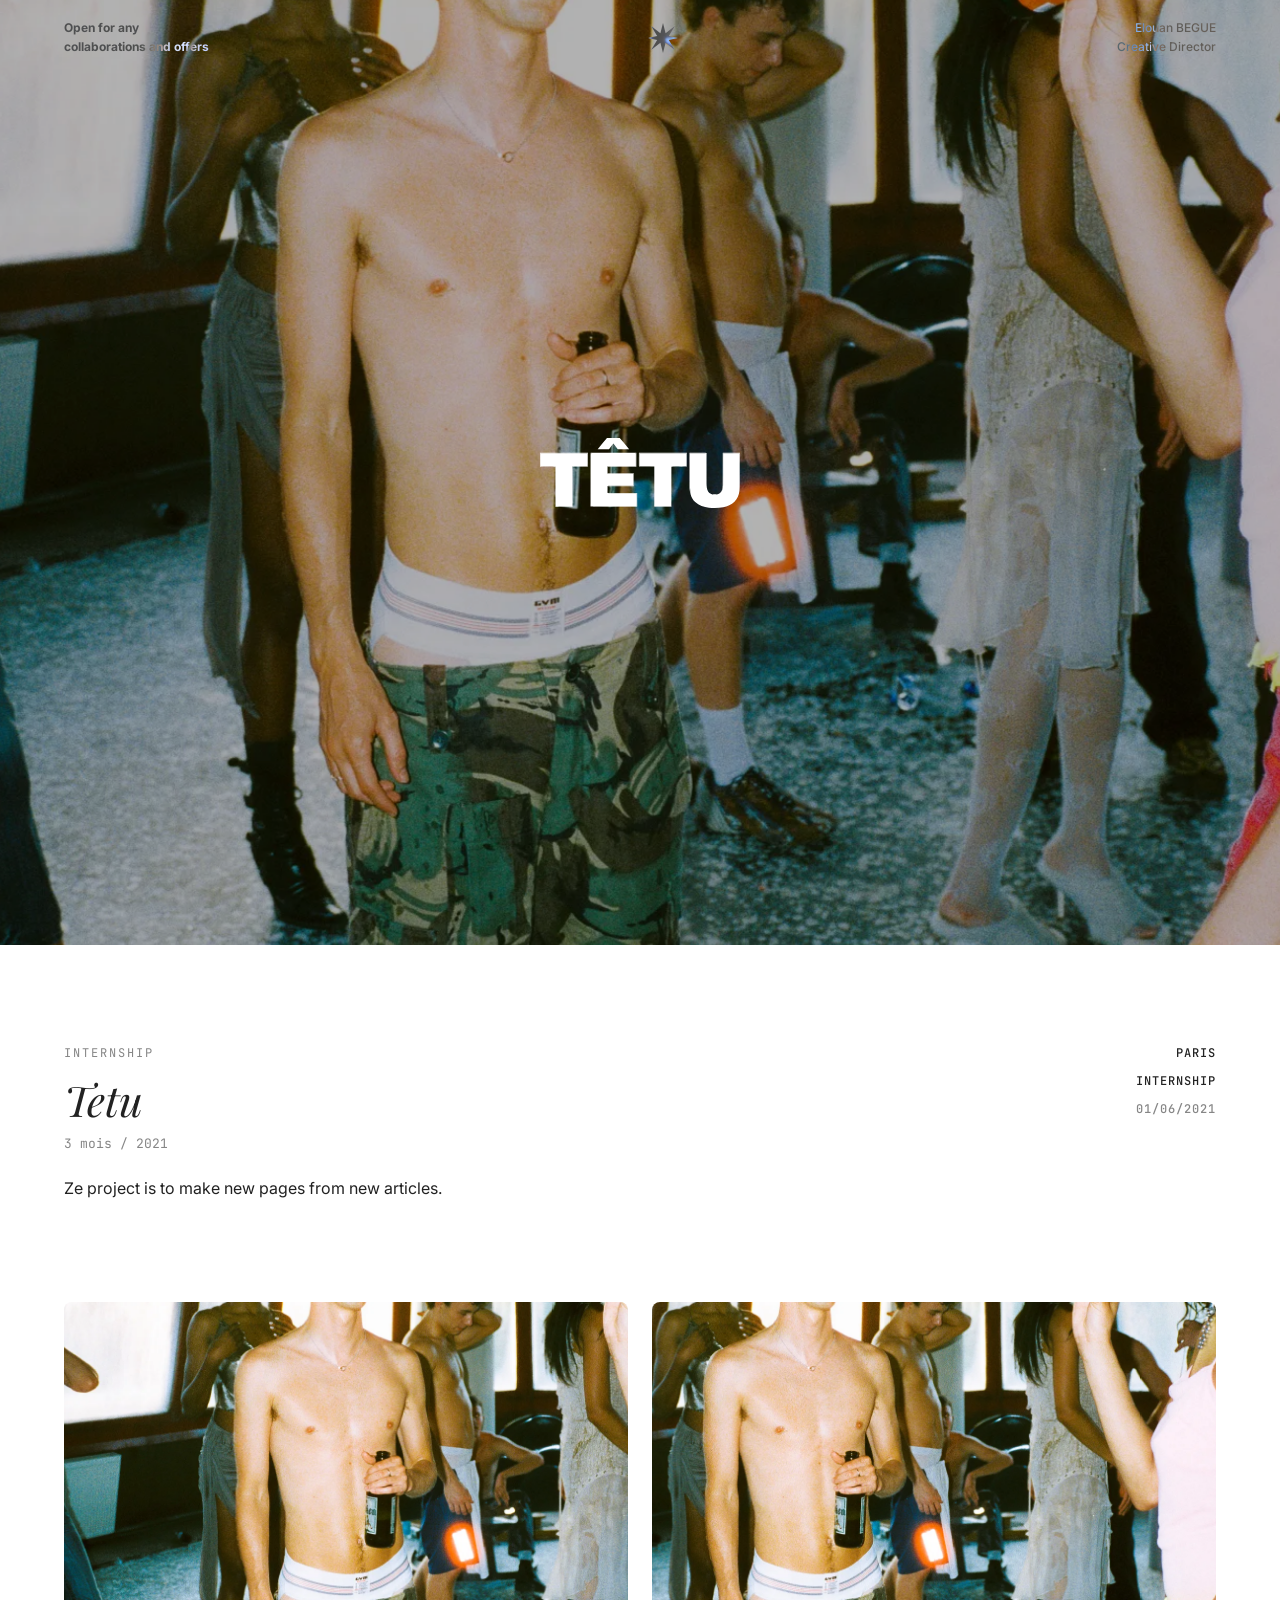
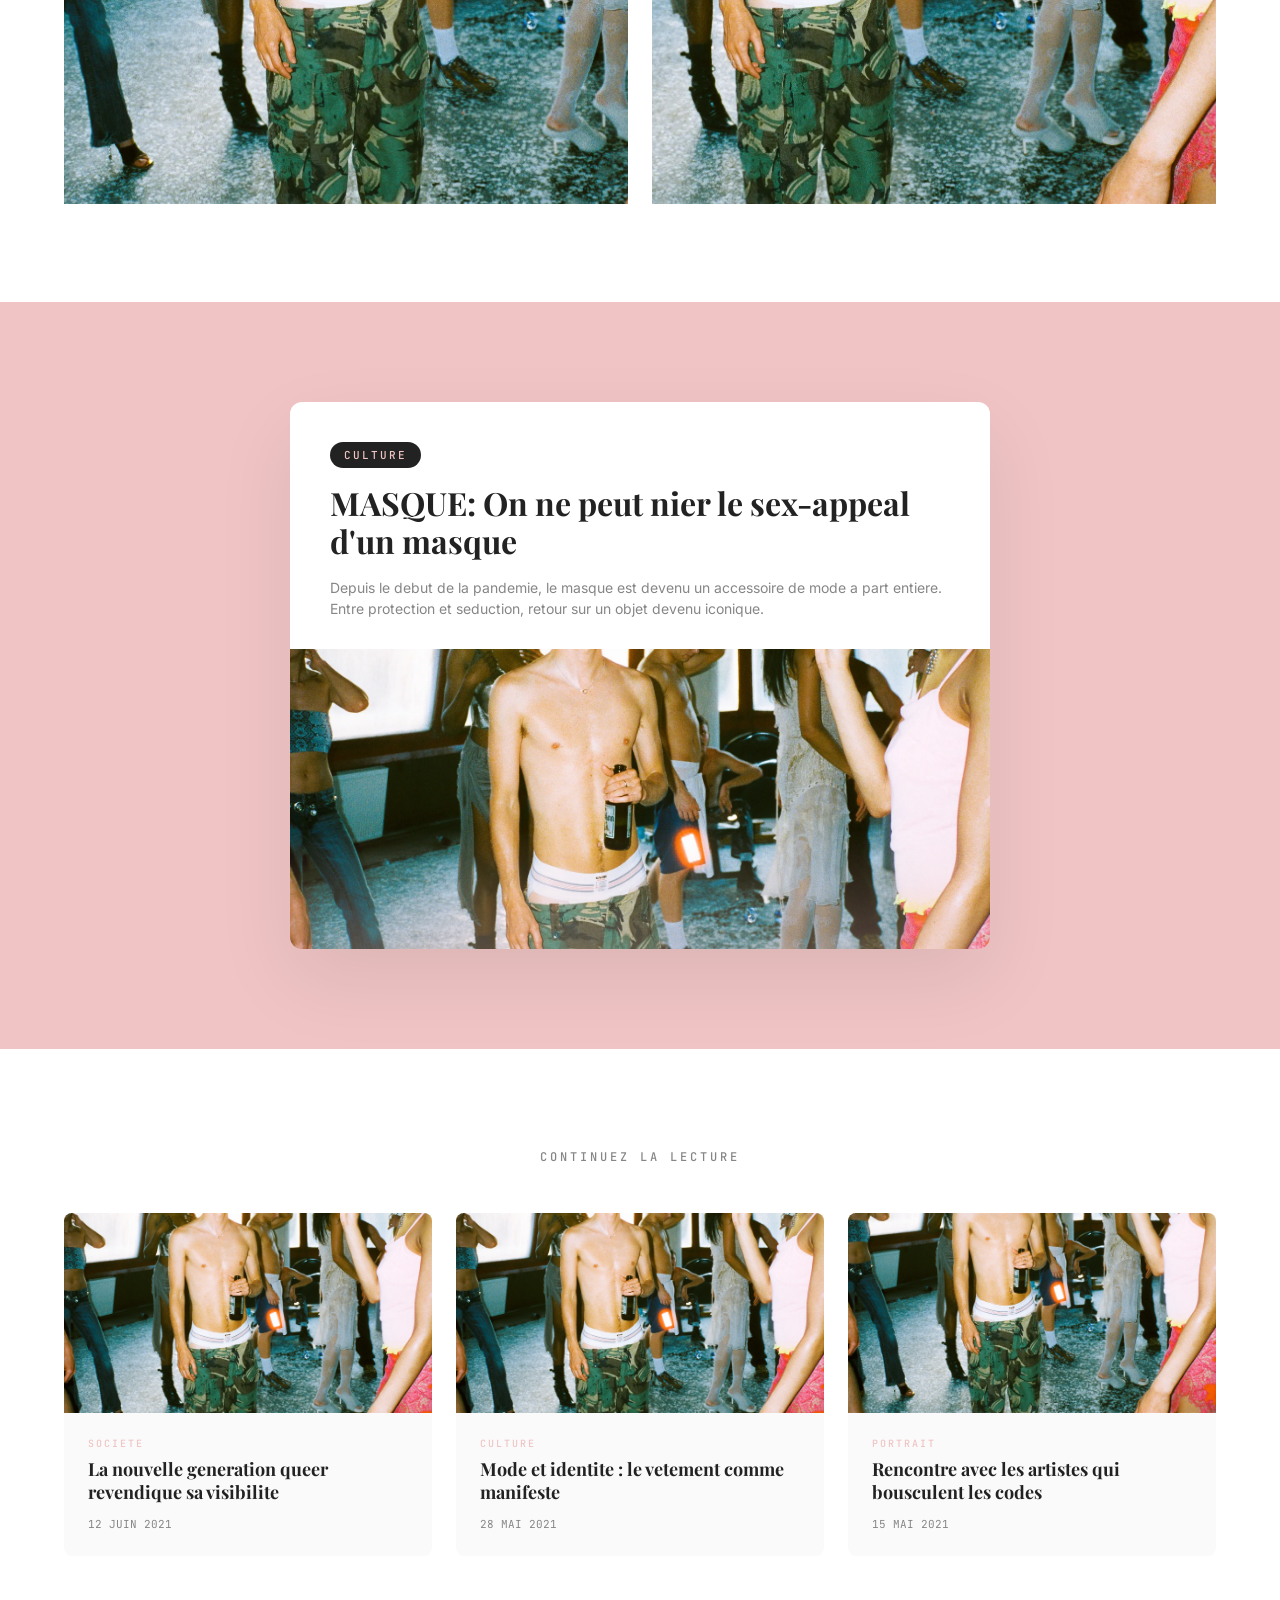
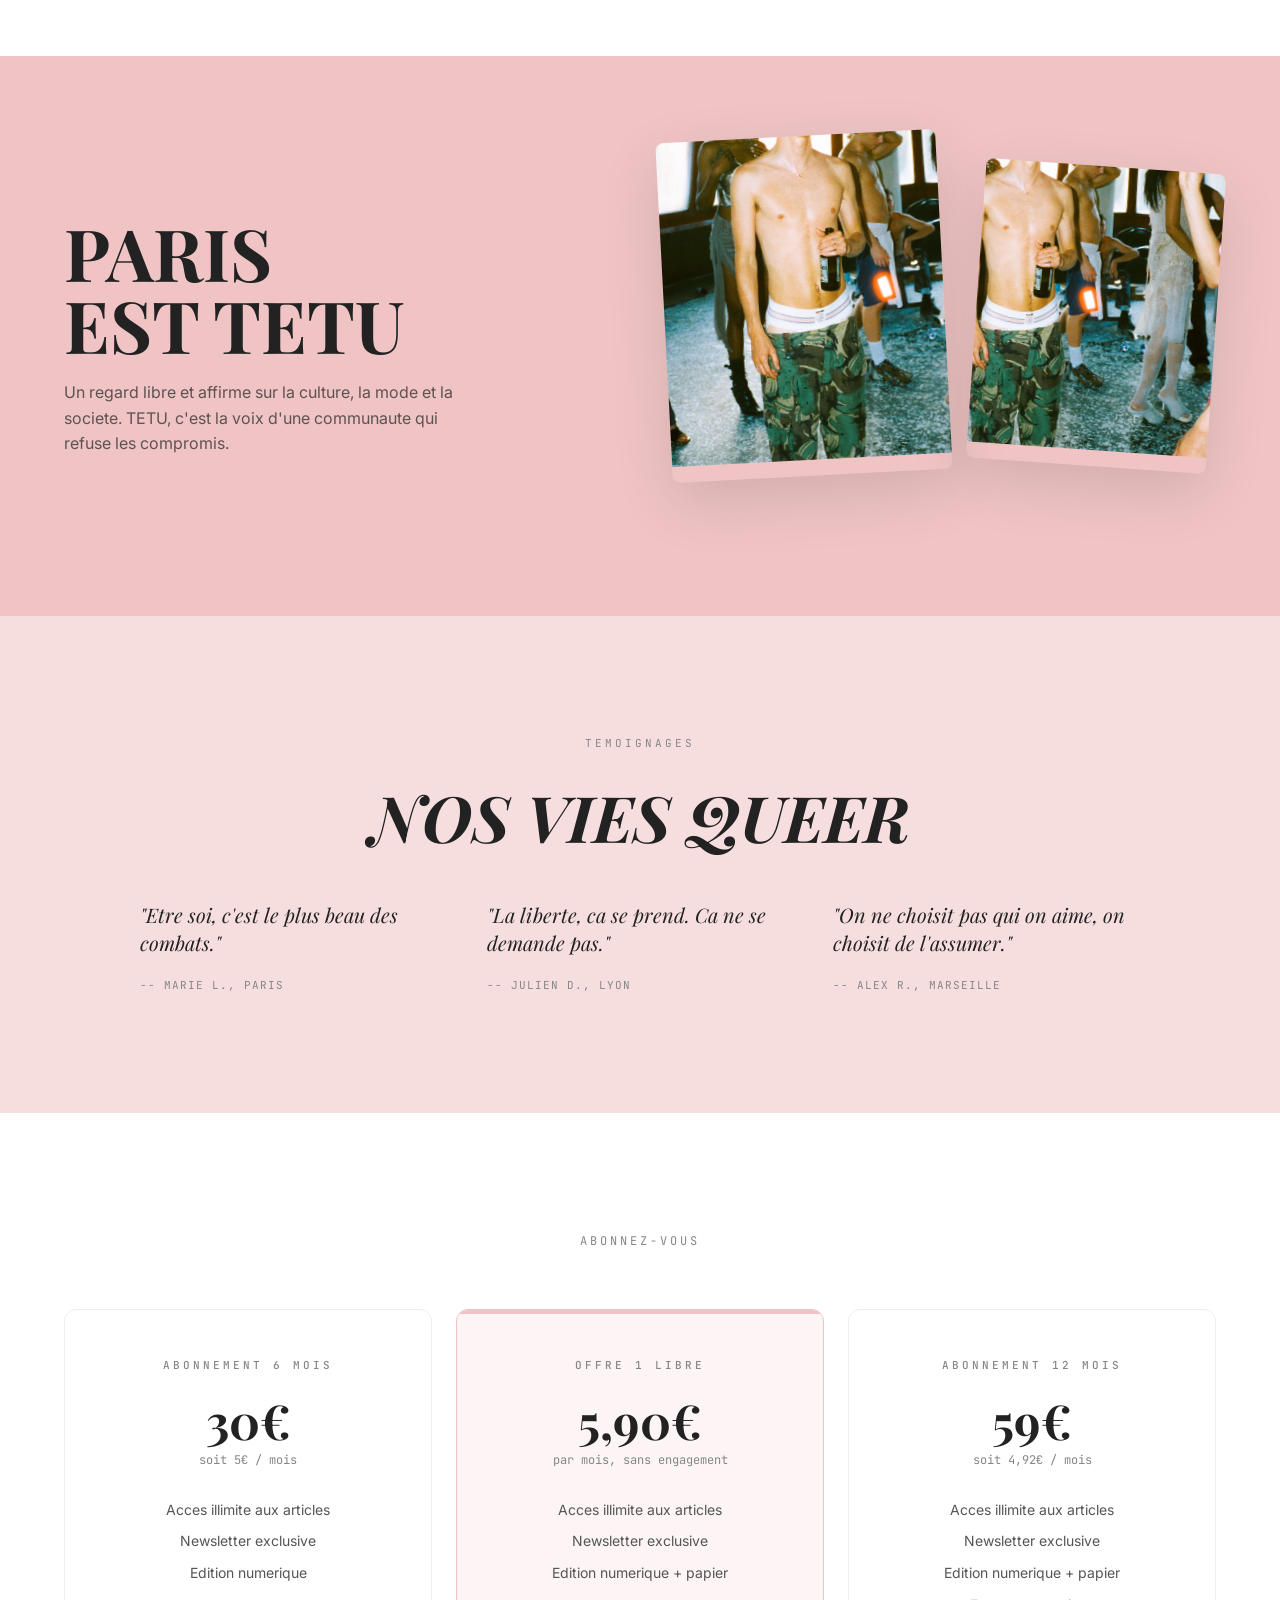
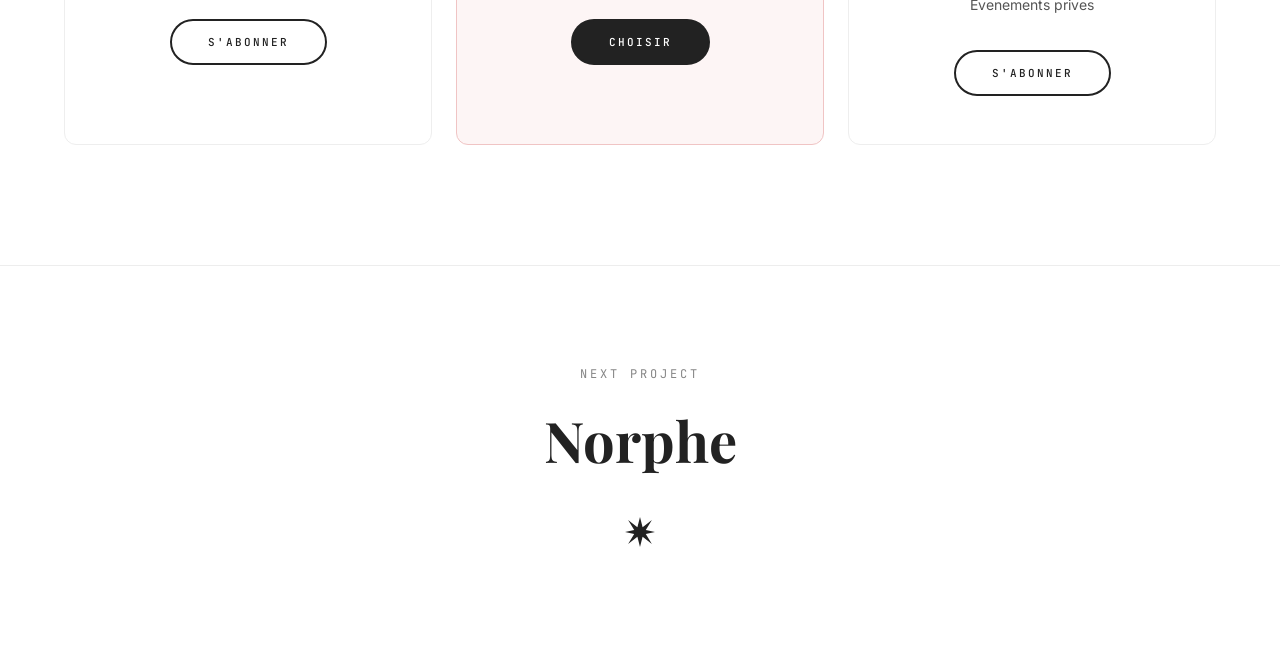
<file: work-tetu.html>
<!DOCTYPE html>
<html lang="en">
<head>
  <meta charset="UTF-8">
  <meta name="viewport" content="width=device-width, initial-scale=1.0">
  <title>TETU — Elouan BEGUE</title>
  <meta name="description" content="TETU magazine case study — Editorial design, art direction, and web design by Elouan BEGUE.">
  <meta property="og:title" content="TETU — Elouan BEGUE">
  <meta property="og:description" content="TETU magazine case study — Editorial design, art direction, and web design by Elouan BEGUE.">
  <meta property="og:type" content="website">
  <meta property="og:url" content="https://elouanbegue.com/work-tetu.html">
  <link rel="icon" href="assets/favicon.svg" type="image/svg+xml">
  <link rel="preconnect" href="https://fonts.googleapis.com">
  <link rel="preconnect" href="https://fonts.gstatic.com" crossorigin>
  <link href="https://fonts.googleapis.com/css2?family=Inter:wght@400;500;600;700&family=JetBrains+Mono:wght@400;500&family=Playfair+Display:ital,wght@0,400;0,700;1,400;1,700&display=swap" rel="stylesheet">
  <link rel="stylesheet" href="styles.css">
  <style>
    /* ====== TETU PROJECT PAGE ====== */

    /* --- HERO --- */
    .tetu-hero {
      position: relative;
      width: 100vw;
      margin-left: calc(-50vw + 50%);
      height: 100vh;
      min-height: 945px;
      overflow: hidden;
      display: flex;
      align-items: center;
      justify-content: center;
    }

    .tetu-hero-image-wrapper {
      position: absolute;
      inset: -60px 0 0 0;
      overflow: hidden;
    }

    .tetu-hero-image {
      width: 100%;
      height: calc(100% + 120px);
      background: url('assets/project-tetu.jpg') center / cover no-repeat;
      transform: scale(1.05);
      animation: heroZoom 1.5s ease-out forwards;
      will-change: transform;
    }

    .tetu-hero-overlay {
      position: absolute;
      inset: 0;
      background: rgba(0, 0, 0, 0.3);
      pointer-events: none;
    }

    .tetu-hero-logo {
      position: relative;
      z-index: 2;
      width: 200px;
      height: auto;
      opacity: 0;
      animation: fadeIn 1s ease 0.4s forwards;
    }

    /* --- BOTTOM MENU BAR --- */
    .tetu-bottom-menu {
      position: fixed;
      bottom: 0;
      left: 0;
      width: 100%;
      z-index: 999;
      background: #363636;
      isolation: isolate;
      transform: translateY(100%);
      opacity: 0;
      transition: transform 0.4s cubic-bezier(0.16, 1, 0.3, 1), opacity 0.3s ease;
    }

    .tetu-bottom-menu.visible {
      transform: translateY(0);
      opacity: 1;
    }

    .tetu-bottom-menu-inner {
      max-width: 1384px;
      margin: 0 auto;
      padding: 15px 64px;
      display: flex;
      justify-content: space-between;
      align-items: center;
    }

    .tetu-menu-left {
      display: flex;
      flex-direction: column;
      gap: 2px;
    }

    .tetu-menu-left span {
      font-family: var(--font-mono);
      font-size: 12px;
      font-weight: 500;
      color: #fff;
      letter-spacing: 1px;
    }

    .tetu-menu-left span:last-child {
      color: #868686;
    }

    .tetu-menu-center {
      display: flex;
      gap: 40px;
    }

    .tetu-menu-center a {
      font-family: var(--font-sans);
      font-size: 12px;
      font-weight: 500;
      color: #868686;
      text-transform: uppercase;
      letter-spacing: 1px;
      transition: color 0.3s ease;
      cursor: pointer;
    }

    .tetu-menu-center a:hover,
    .tetu-menu-center a.active {
      color: #fff;
    }

    .tetu-menu-right a {
      font-family: var(--font-sans);
      font-size: 12px;
      font-weight: 500;
      color: #fff;
      text-transform: uppercase;
      letter-spacing: 1px;
      transition: opacity 0.3s ease;
      cursor: pointer;
    }

    .tetu-menu-right a:hover {
      opacity: 0.7;
    }

    /* --- PROJECT INFO BLOCK --- */
    .tetu-info {
      background: #fff;
      padding: 100px 64px;
      max-width: 1384px;
      margin: 0 auto;
    }

    .tetu-info-inner {
      display: flex;
      justify-content: space-between;
      align-items: flex-start;
      gap: 60px;
    }

    .tetu-info-left {
      flex: 1;
      max-width: 600px;
    }

    .tetu-info-type {
      font-family: var(--font-mono);
      font-size: 12px;
      color: #868686;
      text-transform: uppercase;
      letter-spacing: 2px;
      margin-bottom: 16px;
    }

    .tetu-info-title {
      font-family: 'Playfair Display', serif;
      font-size: 42px;
      font-weight: 400;
      font-style: italic;
      color: #222;
      margin-bottom: 12px;
      line-height: 1.1;
    }

    .tetu-info-duration {
      font-family: var(--font-mono);
      font-size: 13px;
      color: #868686;
      margin-bottom: 24px;
    }

    .tetu-info-desc {
      font-family: var(--font-sans);
      font-size: 16px;
      color: #222;
      line-height: 1.6;
      max-width: 480px;
    }

    .tetu-info-right {
      display: flex;
      flex-direction: column;
      align-items: flex-end;
      gap: 12px;
    }

    .tetu-info-right span {
      font-family: var(--font-mono);
      font-size: 12px;
      font-weight: 500;
      color: #222;
      text-transform: uppercase;
      letter-spacing: 1px;
    }

    .tetu-info-right span.grey {
      color: #868686;
    }

    /* --- CONTENT SECTIONS --- */

    /* Two-column editorial */
    .tetu-editorial {
      max-width: 1384px;
      margin: 0 auto;
      padding: 0 64px 80px;
    }

    .tetu-editorial-grid {
      display: grid;
      grid-template-columns: 1fr 1fr;
      gap: 24px;
      min-height: 520px;
    }

    .tetu-editorial-left {
      border-radius: 8px;
      overflow: hidden;
      position: relative;
    }

    .tetu-editorial-left img {
      width: 100%;
      height: 100%;
      object-fit: cover;
      object-position: left center;
      transition: transform 0.8s cubic-bezier(0.16, 1, 0.3, 1);
    }

    .tetu-editorial-right {
      border-radius: 8px;
      overflow: hidden;
      position: relative;
    }

    .tetu-editorial-right img {
      width: 100%;
      height: 100%;
      object-fit: cover;
      object-position: right top;
      transition: transform 0.8s cubic-bezier(0.16, 1, 0.3, 1);
    }

    .tetu-editorial-left:hover img,
    .tetu-editorial-right:hover img {
      transform: scale(1.03);
    }

    /* Pink magazine mockup section */
    .tetu-pink-mockup {
      background: #f0c4c4;
      padding: 100px 64px;
      overflow: hidden;
    }

    .tetu-pink-mockup-inner {
      max-width: 1384px;
      margin: 0 auto;
      display: flex;
      justify-content: center;
    }

    .tetu-article-card {
      background: #fff;
      border-radius: 12px;
      max-width: 700px;
      width: 100%;
      overflow: hidden;
      box-shadow: 0 30px 80px rgba(0, 0, 0, 0.08);
    }

    .tetu-article-card-header {
      padding: 40px 40px 0;
    }

    .tetu-article-card-tag {
      font-family: var(--font-mono);
      font-size: 11px;
      font-weight: 500;
      color: #f0c4c4;
      text-transform: uppercase;
      letter-spacing: 2px;
      margin-bottom: 16px;
      display: inline-block;
      background: #222;
      padding: 6px 14px;
      border-radius: 20px;
    }

    .tetu-article-card-title {
      font-family: 'Playfair Display', serif;
      font-size: 32px;
      font-weight: 700;
      color: #222;
      line-height: 1.2;
      margin-bottom: 16px;
    }

    .tetu-article-card-sub {
      font-family: var(--font-sans);
      font-size: 14px;
      color: #868686;
      line-height: 1.5;
      padding: 0 40px 30px;
    }

    .tetu-article-card-image {
      width: 100%;
      height: 300px;
      background: url('assets/project-tetu.jpg') center 30% / cover no-repeat;
      position: relative;
    }

    .tetu-article-card-image::after {
      content: '';
      position: absolute;
      inset: 0;
      background: linear-gradient(180deg, transparent 60%, rgba(240, 196, 196, 0.3));
    }

    /* Continue reading section */
    .tetu-reading {
      background: #fff;
      padding: 100px 64px;
    }

    .tetu-reading-inner {
      max-width: 1384px;
      margin: 0 auto;
    }

    .tetu-reading-title {
      font-family: var(--font-mono);
      font-size: 12px;
      font-weight: 500;
      color: #868686;
      text-transform: uppercase;
      letter-spacing: 3px;
      margin-bottom: 48px;
      text-align: center;
    }

    .tetu-reading-grid {
      display: grid;
      grid-template-columns: repeat(3, 1fr);
      gap: 24px;
    }

    .tetu-reading-card {
      border-radius: 8px;
      overflow: hidden;
      background: #fafafa;
      transition: transform 0.4s cubic-bezier(0.16, 1, 0.3, 1), box-shadow 0.4s ease;
      cursor: pointer;
    }

    .tetu-reading-card:hover {
      transform: translateY(-4px);
      box-shadow: 0 20px 60px rgba(0, 0, 0, 0.06);
    }

    .tetu-reading-card-img {
      height: 200px;
      background: url('assets/project-tetu.jpg') center / cover no-repeat;
      position: relative;
    }

    .tetu-reading-card:nth-child(2) .tetu-reading-card-img {
      background-position: left center;
    }

    .tetu-reading-card:nth-child(3) .tetu-reading-card-img {
      background-position: right bottom;
    }

    .tetu-reading-card-body {
      padding: 24px;
    }

    .tetu-reading-card-cat {
      font-family: var(--font-mono);
      font-size: 10px;
      font-weight: 500;
      color: #f0c4c4;
      text-transform: uppercase;
      letter-spacing: 2px;
      margin-bottom: 8px;
    }

    .tetu-reading-card-heading {
      font-family: 'Playfair Display', serif;
      font-size: 18px;
      font-weight: 700;
      color: #222;
      line-height: 1.3;
      margin-bottom: 8px;
    }

    .tetu-reading-card-date {
      font-family: var(--font-mono);
      font-size: 11px;
      color: #868686;
    }

    /* Pink banner - PARIS EST TETU */
    .tetu-paris-banner {
      background: #f0c4c4;
      padding: 80px 64px;
      overflow: hidden;
      position: relative;
    }

    .tetu-paris-banner-inner {
      max-width: 1384px;
      margin: 0 auto;
      display: flex;
      align-items: center;
      gap: 48px;
      min-height: 400px;
    }

    .tetu-paris-text {
      flex: 1;
    }

    .tetu-paris-text h2 {
      font-family: 'Playfair Display', serif;
      font-size: 72px;
      font-weight: 700;
      color: #222;
      line-height: 1;
      margin-bottom: 20px;
    }

    .tetu-paris-text p {
      font-size: 16px;
      color: #222;
      line-height: 1.6;
      max-width: 400px;
      opacity: 0.7;
    }

    .tetu-paris-collage {
      flex: 1;
      position: relative;
      height: 400px;
    }

    .tetu-paris-collage-img {
      position: absolute;
      border-radius: 8px;
      overflow: hidden;
      box-shadow: 0 20px 60px rgba(0, 0, 0, 0.12);
    }

    .tetu-paris-collage-img:nth-child(1) {
      width: 280px;
      height: 340px;
      top: 0;
      left: 0;
      transform: rotate(-3deg);
    }

    .tetu-paris-collage-img:nth-child(2) {
      width: 240px;
      height: 300px;
      top: 30px;
      right: 0;
      transform: rotate(4deg);
    }

    .tetu-paris-collage-img img {
      width: 100%;
      height: 100%;
      object-fit: cover;
    }

    /* NOS VIES QUEER section */
    .tetu-queer {
      background: #f7dede;
      padding: 120px 64px;
      overflow: hidden;
    }

    .tetu-queer-inner {
      max-width: 1384px;
      margin: 0 auto;
      text-align: center;
    }

    .tetu-queer-label {
      font-family: var(--font-mono);
      font-size: 11px;
      color: #868686;
      text-transform: uppercase;
      letter-spacing: 3px;
      margin-bottom: 32px;
    }

    .tetu-queer-title {
      font-family: 'Playfair Display', serif;
      font-size: 64px;
      font-weight: 700;
      font-style: italic;
      color: #222;
      line-height: 1.1;
      margin-bottom: 48px;
    }

    .tetu-queer-quotes {
      display: grid;
      grid-template-columns: repeat(3, 1fr);
      gap: 40px;
      max-width: 1000px;
      margin: 0 auto;
    }

    .tetu-queer-quote {
      text-align: left;
    }

    .tetu-queer-quote-text {
      font-family: 'Playfair Display', serif;
      font-size: 20px;
      font-style: italic;
      color: #222;
      line-height: 1.4;
      margin-bottom: 16px;
    }

    .tetu-queer-quote-author {
      font-family: var(--font-mono);
      font-size: 11px;
      color: #868686;
      text-transform: uppercase;
      letter-spacing: 1px;
    }

    /* Pricing section */
    .tetu-pricing {
      background: #fff;
      padding: 120px 64px;
    }

    .tetu-pricing-inner {
      max-width: 1384px;
      margin: 0 auto;
    }

    .tetu-pricing-label {
      font-family: var(--font-mono);
      font-size: 12px;
      color: #868686;
      text-transform: uppercase;
      letter-spacing: 3px;
      margin-bottom: 60px;
      text-align: center;
    }

    .tetu-pricing-grid {
      display: grid;
      grid-template-columns: repeat(3, 1fr);
      gap: 24px;
    }

    .tetu-pricing-card {
      border: 1px solid #eee;
      border-radius: 12px;
      padding: 48px 36px;
      text-align: center;
      transition: transform 0.5s cubic-bezier(0.16, 1, 0.3, 1), box-shadow 0.5s ease, border-color 0.3s ease;
      cursor: pointer;
      position: relative;
      overflow: hidden;
    }

    .tetu-pricing-card::before {
      content: '';
      position: absolute;
      top: 0;
      left: 0;
      right: 0;
      height: 4px;
      background: #f0c4c4;
      transform: scaleX(0);
      transition: transform 0.5s cubic-bezier(0.16, 1, 0.3, 1);
    }

    .tetu-pricing-card:hover::before {
      transform: scaleX(1);
    }

    .tetu-pricing-card:hover {
      transform: translateY(-6px);
      box-shadow: 0 24px 64px rgba(0, 0, 0, 0.06);
      border-color: #f0c4c4;
    }

    .tetu-pricing-card.featured {
      border-color: #f0c4c4;
      background: #fdf5f5;
    }

    .tetu-pricing-card.featured::before {
      transform: scaleX(1);
    }

    .tetu-pricing-name {
      font-family: var(--font-mono);
      font-size: 11px;
      font-weight: 500;
      color: #868686;
      text-transform: uppercase;
      letter-spacing: 3px;
      margin-bottom: 24px;
    }

    .tetu-pricing-price {
      font-family: 'Playfair Display', serif;
      font-size: 48px;
      font-weight: 700;
      color: #222;
      line-height: 1;
      margin-bottom: 8px;
    }

    .tetu-pricing-period {
      font-family: var(--font-mono);
      font-size: 12px;
      color: #868686;
      margin-bottom: 32px;
    }

    .tetu-pricing-features {
      list-style: none;
      padding: 0;
      margin: 0 0 36px;
      display: flex;
      flex-direction: column;
      gap: 12px;
    }

    .tetu-pricing-features li {
      font-size: 14px;
      color: #555;
      line-height: 1.4;
    }

    .tetu-pricing-btn {
      display: inline-block;
      padding: 14px 36px;
      border: 2px solid #222;
      border-radius: 30px;
      font-family: var(--font-mono);
      font-size: 11px;
      font-weight: 500;
      color: #222;
      text-transform: uppercase;
      letter-spacing: 2px;
      transition: background 0.3s ease, color 0.3s ease;
      cursor: pointer;
    }

    .tetu-pricing-btn:hover {
      background: #222;
      color: #fff;
    }

    .tetu-pricing-card.featured .tetu-pricing-btn {
      background: #222;
      color: #fff;
      border-color: #222;
    }

    .tetu-pricing-card.featured .tetu-pricing-btn:hover {
      background: #f0c4c4;
      color: #222;
      border-color: #f0c4c4;
    }

    /* --- NEXT PROJECT --- */
    .tetu-next {
      padding: 100px 64px;
      text-align: center;
      background: #fff;
      border-top: 1px solid rgba(34, 34, 34, 0.08);
    }

    .tetu-next-label {
      font-family: var(--font-mono);
      font-size: 12px;
      color: #868686;
      text-transform: uppercase;
      letter-spacing: 3px;
      margin-bottom: 20px;
    }

    .tetu-next-name {
      font-family: 'Playfair Display', serif;
      font-size: 56px;
      font-weight: 700;
      color: #222;
      transition: color 0.3s ease;
      display: inline-block;
      cursor: pointer;
    }

    .tetu-next-name:hover {
      color: #f0c4c4;
    }

    .tetu-next-star {
      margin-top: 40px;
    }

    .tetu-next-star svg {
      width: 30px;
      height: 30px;
    }

    /* --- TETU PAGE ANIMATIONS --- */

    /* Scroll reveal */
    .tetu-reveal {
      opacity: 0;
      transform: translateY(60px);
      transition: opacity 0.8s cubic-bezier(0.16, 1, 0.3, 1), transform 0.8s cubic-bezier(0.16, 1, 0.3, 1);
    }

    .tetu-reveal.visible {
      opacity: 1;
      transform: translateY(0);
    }

    /* Slide from left */
    .tetu-slide-left {
      opacity: 0;
      transform: translateX(-80px);
      transition: opacity 0.8s cubic-bezier(0.16, 1, 0.3, 1), transform 0.8s cubic-bezier(0.16, 1, 0.3, 1);
    }

    .tetu-slide-left.visible {
      opacity: 1;
      transform: translateX(0);
    }

    /* Slide from right */
    .tetu-slide-right {
      opacity: 0;
      transform: translateX(80px);
      transition: opacity 0.8s cubic-bezier(0.16, 1, 0.3, 1), transform 0.8s cubic-bezier(0.16, 1, 0.3, 1);
    }

    .tetu-slide-right.visible {
      opacity: 1;
      transform: translateX(0);
    }

    /* Stagger children */
    .tetu-stagger > *:nth-child(1) { transition-delay: 0s; }
    .tetu-stagger > *:nth-child(2) { transition-delay: 0.12s; }
    .tetu-stagger > *:nth-child(3) { transition-delay: 0.24s; }

    /* Pricing card stagger */
    .tetu-pricing-grid .tetu-reveal:nth-child(1) { transition-delay: 0s; }
    .tetu-pricing-grid .tetu-reveal:nth-child(2) { transition-delay: 0.15s; }
    .tetu-pricing-grid .tetu-reveal:nth-child(3) { transition-delay: 0.3s; }

    /* Parallax image containers */
    .tetu-parallax-wrap {
      overflow: hidden;
    }

    .tetu-parallax-img {
      transition: transform 0.1s linear;
      will-change: transform;
    }

    /* --- RESPONSIVE --- */
    @media (max-width: 1024px) {
      .tetu-info {
        padding: 80px 32px;
      }

      .tetu-editorial {
        padding: 0 32px 60px;
      }

      .tetu-pink-mockup,
      .tetu-reading,
      .tetu-paris-banner,
      .tetu-queer,
      .tetu-pricing,
      .tetu-next {
        padding-left: 32px;
        padding-right: 32px;
      }

      .tetu-paris-text h2 {
        font-size: 56px;
      }

      .tetu-queer-title {
        font-size: 48px;
      }

      .tetu-bottom-menu-inner {
        padding: 15px 32px;
      }
    }

    @media (max-width: 768px) {
      body { cursor: auto; }
      .cursor { display: none; }

      .tetu-hero {
        min-height: 600px;
      }

      .tetu-hero-logo {
        width: 140px;
      }

      .tetu-info {
        padding: 60px 20px;
      }

      .tetu-info-inner {
        flex-direction: column;
        gap: 32px;
      }

      .tetu-info-right {
        align-items: flex-start;
      }

      .tetu-editorial {
        padding: 0 20px 40px;
      }

      .tetu-editorial-grid {
        grid-template-columns: 1fr;
        min-height: auto;
      }

      .tetu-editorial-left,
      .tetu-editorial-right {
        height: 300px;
      }

      .tetu-pink-mockup,
      .tetu-reading,
      .tetu-paris-banner,
      .tetu-queer,
      .tetu-pricing,
      .tetu-next {
        padding-left: 20px;
        padding-right: 20px;
      }

      .tetu-reading-grid {
        grid-template-columns: 1fr;
      }

      .tetu-paris-banner-inner {
        flex-direction: column;
        min-height: auto;
      }

      .tetu-paris-text h2 {
        font-size: 40px;
      }

      .tetu-paris-collage {
        width: 100%;
        height: 300px;
      }

      .tetu-queer-title {
        font-size: 36px;
      }

      .tetu-queer-quotes {
        grid-template-columns: 1fr;
        gap: 32px;
      }

      .tetu-pricing-grid {
        grid-template-columns: 1fr;
        max-width: 400px;
        margin: 0 auto;
      }

      .tetu-next-name {
        font-size: 36px;
      }

      .tetu-bottom-menu-inner {
        padding: 15px 20px;
        justify-content: center;
      }

      .tetu-menu-left,
      .tetu-menu-right {
        display: none;
      }

      .tetu-menu-center {
        gap: 16px;
      }

      .tetu-menu-center a,
      .tetu-menu-right a {
        cursor: pointer;
      }

      .tetu-pricing-btn,
      .tetu-reading-card,
      .tetu-pricing-card,
      .tetu-next-name {
        cursor: pointer;
      }
    }

    @media (max-width: 480px) {
      .tetu-info-title {
        font-size: 32px;
      }

      .tetu-article-card-title {
        font-size: 24px;
      }

      .tetu-article-card-header {
        padding: 24px 24px 0;
      }

      .tetu-article-card-sub {
        padding: 0 24px 24px;
      }

      .tetu-paris-text h2 {
        font-size: 32px;
      }

      .tetu-queer-title {
        font-size: 28px;
      }

      .tetu-pricing-price {
        font-size: 36px;
      }

      .tetu-next-name {
        font-size: 28px;
      }
    }
  </style>
</head>
<body>

  <!-- Custom Cursor -->
  <div class="cursor" id="cursor">
    <div class="cursor-dot"></div>
    <div class="cursor-circle"></div>
    <span class="cursor-text">VIEW</span>
  </div>

  <!-- HEADER -->
  <header class="header" id="header" style="mix-blend-mode: difference;">
    <div class="header-inner">
      <a href="mailto:elouanbeguepro@gmail.com" class="header-left" style="cursor: pointer;">
        <span>Open for any</span>
        <span>collaborations and offers</span>
      </a>
      <div class="header-center">
        <a href="index.html">
          <svg class="logo" width="30" height="30" viewBox="0 0 30 30" fill="none" xmlns="http://www.w3.org/2000/svg">
            <path d="M15 0L17.6 10.2L26.9 3.1L20.8 13L30 15L20.8 17L26.9 26.9L17.6 19.8L15 30L12.4 19.8L3.1 26.9L9.2 17L0 15L9.2 13L3.1 3.1L12.4 10.2L15 0Z" fill="white"/>
          </svg>
        </a>
      </div>
      <div class="header-right">
        <span>Elouan BEGUE</span>
        <span>Creative Director</span>
      </div>
    </div>
  </header>

  <!-- HERO -->
  <section class="tetu-hero" id="hero">
    <div class="tetu-hero-image-wrapper">
      <div class="tetu-hero-image"></div>
    </div>
    <div class="tetu-hero-overlay"></div>
    <img src="assets/tetu-logo.svg" alt="TETU" class="tetu-hero-logo" width="200" height="70">
  </section>

  <!-- BOTTOM MENU -->
  <nav class="tetu-bottom-menu" id="tetuMenu">
    <div class="tetu-bottom-menu-inner">
      <div class="tetu-menu-left">
        <span>TETU</span>
        <span>PROJECT : [07]</span>
      </div>
      <div class="tetu-menu-center">
        <a href="index.html">ABOUT</a>
        <a href="work.html" class="active">WORK</a>
        <a href="playground.html">PLAYGROUND</a>
        <a href="contact.html">CONTACT</a>
      </div>
      <div class="tetu-menu-right">
        <a href="https://linktr.ee/elone_design" target="_blank" rel="noopener">FOLLOW ME &#x2197;</a>
      </div>
    </div>
  </nav>

  <!-- PROJECT INFO -->
  <section class="tetu-info tetu-reveal">
    <div class="tetu-info-inner">
      <div class="tetu-info-left">
        <p class="tetu-info-type">INTERNSHIP</p>
        <h1 class="tetu-info-title">Tetu</h1>
        <p class="tetu-info-duration">3 mois / 2021</p>
        <p class="tetu-info-desc">Ze project is to make new pages from new articles.</p>
      </div>
      <div class="tetu-info-right">
        <span>PARIS</span>
        <span>INTERNSHIP</span>
        <span class="grey">01/06/2021</span>
      </div>
    </div>
  </section>

  <!-- EDITORIAL TWO-COLUMN -->
  <section class="tetu-editorial tetu-reveal">
    <div class="tetu-editorial-grid">
      <div class="tetu-editorial-left tetu-parallax-wrap tetu-slide-left">
        <img src="assets/project-tetu.jpg" alt="TETU editorial" class="tetu-parallax-img" loading="lazy" width="680" height="520" style="object-position: 20% center;">
      </div>
      <div class="tetu-editorial-right tetu-parallax-wrap tetu-slide-right">
        <img src="assets/project-tetu.jpg" alt="TETU article screenshots" class="tetu-parallax-img" loading="lazy" width="680" height="520" style="object-position: 80% 20%;">
      </div>
    </div>
  </section>

  <!-- PINK MOCKUP SECTION -->
  <section class="tetu-pink-mockup tetu-slide-left">
    <div class="tetu-pink-mockup-inner">
      <div class="tetu-article-card tetu-reveal">
        <div class="tetu-article-card-header">
          <span class="tetu-article-card-tag">CULTURE</span>
          <h2 class="tetu-article-card-title">MASQUE: On ne peut nier le sex-appeal d'un masque</h2>
        </div>
        <p class="tetu-article-card-sub">Depuis le debut de la pandemie, le masque est devenu un accessoire de mode a part entiere. Entre protection et seduction, retour sur un objet devenu iconique.</p>
        <div class="tetu-article-card-image"></div>
      </div>
    </div>
  </section>

  <!-- CONTINUE READING -->
  <section class="tetu-reading tetu-reveal">
    <div class="tetu-reading-inner">
      <h3 class="tetu-reading-title">CONTINUEZ LA LECTURE</h3>
      <div class="tetu-reading-grid tetu-stagger">
        <div class="tetu-reading-card tetu-reveal">
          <div class="tetu-reading-card-img"></div>
          <div class="tetu-reading-card-body">
            <p class="tetu-reading-card-cat">SOCIETE</p>
            <h4 class="tetu-reading-card-heading">La nouvelle generation queer revendique sa visibilite</h4>
            <span class="tetu-reading-card-date">12 JUIN 2021</span>
          </div>
        </div>
        <div class="tetu-reading-card tetu-reveal">
          <div class="tetu-reading-card-img"></div>
          <div class="tetu-reading-card-body">
            <p class="tetu-reading-card-cat">CULTURE</p>
            <h4 class="tetu-reading-card-heading">Mode et identite : le vetement comme manifeste</h4>
            <span class="tetu-reading-card-date">28 MAI 2021</span>
          </div>
        </div>
        <div class="tetu-reading-card tetu-reveal">
          <div class="tetu-reading-card-img"></div>
          <div class="tetu-reading-card-body">
            <p class="tetu-reading-card-cat">PORTRAIT</p>
            <h4 class="tetu-reading-card-heading">Rencontre avec les artistes qui bousculent les codes</h4>
            <span class="tetu-reading-card-date">15 MAI 2021</span>
          </div>
        </div>
      </div>
    </div>
  </section>

  <!-- PARIS EST TETU BANNER -->
  <section class="tetu-paris-banner tetu-slide-right">
    <div class="tetu-paris-banner-inner">
      <div class="tetu-paris-text tetu-slide-left">
        <h2>PARIS<br>EST TETU</h2>
        <p>Un regard libre et affirme sur la culture, la mode et la societe. TETU, c'est la voix d'une communaute qui refuse les compromis.</p>
      </div>
      <div class="tetu-paris-collage">
        <div class="tetu-paris-collage-img tetu-parallax-wrap">
          <img src="assets/project-tetu.jpg" alt="TETU collage 1" class="tetu-parallax-img" loading="lazy" width="280" height="340" style="object-position: 30% center;">
        </div>
        <div class="tetu-paris-collage-img tetu-parallax-wrap">
          <img src="assets/project-tetu.jpg" alt="TETU collage 2" class="tetu-parallax-img" loading="lazy" width="240" height="300" style="object-position: 70% 40%;">
        </div>
      </div>
    </div>
  </section>

  <!-- NOS VIES QUEER -->
  <section class="tetu-queer tetu-reveal">
    <div class="tetu-queer-inner">
      <p class="tetu-queer-label">TEMOIGNAGES</p>
      <h2 class="tetu-queer-title">NOS VIES QUEER</h2>
      <div class="tetu-queer-quotes tetu-stagger">
        <div class="tetu-queer-quote tetu-reveal">
          <p class="tetu-queer-quote-text">"Etre soi, c'est le plus beau des combats."</p>
          <span class="tetu-queer-quote-author">-- MARIE L., PARIS</span>
        </div>
        <div class="tetu-queer-quote tetu-reveal">
          <p class="tetu-queer-quote-text">"La liberte, ca se prend. Ca ne se demande pas."</p>
          <span class="tetu-queer-quote-author">-- JULIEN D., LYON</span>
        </div>
        <div class="tetu-queer-quote tetu-reveal">
          <p class="tetu-queer-quote-text">"On ne choisit pas qui on aime, on choisit de l'assumer."</p>
          <span class="tetu-queer-quote-author">-- ALEX R., MARSEILLE</span>
        </div>
      </div>
    </div>
  </section>

  <!-- PRICING -->
  <section class="tetu-pricing tetu-reveal">
    <div class="tetu-pricing-inner">
      <p class="tetu-pricing-label">ABONNEZ-VOUS</p>
      <div class="tetu-pricing-grid">
        <div class="tetu-pricing-card tetu-reveal">
          <p class="tetu-pricing-name">ABONNEMENT 6 MOIS</p>
          <p class="tetu-pricing-price">30&euro;</p>
          <p class="tetu-pricing-period">soit 5&euro; / mois</p>
          <ul class="tetu-pricing-features">
            <li>Acces illimite aux articles</li>
            <li>Newsletter exclusive</li>
            <li>Edition numerique</li>
          </ul>
          <a href="#" class="tetu-pricing-btn">S'ABONNER</a>
        </div>
        <div class="tetu-pricing-card featured tetu-reveal">
          <p class="tetu-pricing-name">OFFRE 1 LIBRE</p>
          <p class="tetu-pricing-price">5,90&euro;</p>
          <p class="tetu-pricing-period">par mois, sans engagement</p>
          <ul class="tetu-pricing-features">
            <li>Acces illimite aux articles</li>
            <li>Newsletter exclusive</li>
            <li>Edition numerique + papier</li>
          </ul>
          <a href="#" class="tetu-pricing-btn">CHOISIR</a>
        </div>
        <div class="tetu-pricing-card tetu-reveal">
          <p class="tetu-pricing-name">ABONNEMENT 12 MOIS</p>
          <p class="tetu-pricing-price">59&euro;</p>
          <p class="tetu-pricing-period">soit 4,92&euro; / mois</p>
          <ul class="tetu-pricing-features">
            <li>Acces illimite aux articles</li>
            <li>Newsletter exclusive</li>
            <li>Edition numerique + papier</li>
            <li>Evenements prives</li>
          </ul>
          <a href="#" class="tetu-pricing-btn">S'ABONNER</a>
        </div>
      </div>
    </div>
  </section>

  <!-- NEXT PROJECT -->
  <section class="tetu-next tetu-reveal">
    <p class="tetu-next-label">NEXT PROJECT</p>
    <a href="work-norphe.html" class="tetu-next-name">Norphe</a>
    <div class="tetu-next-star">
      <svg width="30" height="30" viewBox="0 0 30 30" fill="none" xmlns="http://www.w3.org/2000/svg">
        <path d="M15 0L17.6 10.2L26.9 3.1L20.8 13L30 15L20.8 17L26.9 26.9L17.6 19.8L15 30L12.4 19.8L3.1 26.9L9.2 17L0 15L9.2 13L3.1 3.1L12.4 10.2L15 0Z" fill="#222222"/>
      </svg>
    </div>
  </section>

  <script>
    /* ====== TETU PAGE SCRIPTS ====== */

    // --- Custom Cursor ---
    const cursor = document.getElementById('cursor');
    let cursorX = 0, cursorY = 0;
    let currentX = 0, currentY = 0;

    document.addEventListener('mousemove', (e) => {
      cursorX = e.clientX;
      cursorY = e.clientY;
    });

    function animateCursor() {
      const ease = 0.15;
      currentX += (cursorX - currentX) * ease;
      currentY += (cursorY - currentY) * ease;
      cursor.style.transform = `translate(${currentX}px, ${currentY}px)`;
      requestAnimationFrame(animateCursor);
    }
    animateCursor();

    // Cursor hover on interactive elements
    const hoverTargets = document.querySelectorAll('a, .tetu-reading-card, .tetu-pricing-card');
    hoverTargets.forEach(el => {
      el.addEventListener('mouseenter', () => document.body.classList.add('cursor-hover'));
      el.addEventListener('mouseleave', () => document.body.classList.remove('cursor-hover'));
    });

    // --- Bottom Menu Visibility ---
    const tetuMenu = document.getElementById('tetuMenu');
    const hero = document.getElementById('hero');

    function checkMenuVisibility() {
      const heroBottom = hero.getBoundingClientRect().bottom;
      if (heroBottom < 0) {
        tetuMenu.classList.add('visible');
      } else {
        tetuMenu.classList.remove('visible');
      }
    }

    window.addEventListener('scroll', checkMenuVisibility, { passive: true });
    checkMenuVisibility();

    // --- Header scroll state ---
    const header = document.getElementById('header');
    window.addEventListener('scroll', () => {
      if (window.scrollY > 100) {
        header.classList.add('scrolled');
      } else {
        header.classList.remove('scrolled');
      }
    }, { passive: true });

    // --- Scroll Reveal ---
    const revealElements = document.querySelectorAll('.tetu-reveal, .tetu-slide-left, .tetu-slide-right');

    function checkReveal() {
      const windowHeight = window.innerHeight;
      revealElements.forEach(el => {
        const rect = el.getBoundingClientRect();
        const triggerPoint = windowHeight * 0.88;
        if (rect.top < triggerPoint) {
          el.classList.add('visible');
        }
      });
    }

    window.addEventListener('scroll', checkReveal, { passive: true });
    window.addEventListener('load', checkReveal);
    checkReveal();

    // --- Parallax ---
    const parallaxImages = document.querySelectorAll('.tetu-parallax-img');

    function updateParallax() {
      parallaxImages.forEach(img => {
        const wrap = img.closest('.tetu-parallax-wrap');
        if (!wrap) return;
        const rect = wrap.getBoundingClientRect();
        const windowHeight = window.innerHeight;
        if (rect.bottom < 0 || rect.top > windowHeight) return;
        const progress = (rect.top + rect.height / 2) / windowHeight;
        const offset = (progress - 0.5) * 40;
        img.style.transform = `translateY(${offset}px) scale(1.05)`;
      });
    }

    window.addEventListener('scroll', updateParallax, { passive: true });
    updateParallax();
  </script>
</body>
</html>
</file>
<file: styles.css>
/* ============================================
   ELOUAN BEGUE — Creative Director Portfolio
   ============================================ */

/* --- RESET & BASE --- */
*, *::before, *::after {
  margin: 0;
  padding: 0;
  box-sizing: border-box;
}

:root {
  --white: #ffffff;
  --black: #222222;
  --grey: #868686;
  --dark: #363636;
  --card-dark: #161616;
  --max-width: 1384px;
  --side-padding: 64px;
  --gap: 24px;
  --radius: 8px;
  --card-height: 520px;
  --font-sans: 'Inter', -apple-system, BlinkMacSystemFont, 'Segoe UI', sans-serif;
  --font-mono: 'JetBrains Mono', 'SF Mono', 'Fira Code', monospace;
}

html {
  scroll-behavior: smooth;
  -webkit-font-smoothing: antialiased;
  -moz-osx-font-smoothing: grayscale;
}

body {
  font-family: var(--font-sans);
  background: var(--white);
  color: var(--black);
  overflow-x: hidden;
}

a {
  text-decoration: none;
  color: inherit;
}

img {
  display: block;
  max-width: 100%;
}

/* --- CUSTOM CURSOR (disabled — using default cursor) --- */
.cursor {
  display: none;
}

/* --- HEADER --- */
.header {
  position: fixed;
  top: 0;
  left: 0;
  width: 100%;
  z-index: 1000;
  padding: 20px var(--side-padding);
  transition: transform 0.4s cubic-bezier(0.16, 1, 0.3, 1), opacity 0.3s ease;
  opacity: 0;
  animation: fadeIn 0.8s ease 0.5s forwards;
  mix-blend-mode: difference;
}

.header.hidden {
  transform: translateY(-100%);
  opacity: 0;
  pointer-events: none;
}

.header-inner {
  max-width: var(--max-width);
  margin: 0 auto;
  display: flex;
  justify-content: space-between;
  align-items: center;
}

.header-left {
  display: flex;
  flex-direction: column;
  gap: 2px;
  cursor: pointer;
}

.header-left span,
.header-right span {
  font-size: 12px;
  color: var(--white);
  line-height: 1.4;
}

.header-left span {
  font-weight: 700;
}

.header-right {
  display: flex;
  flex-direction: column;
  align-items: flex-end;
  gap: 2px;
}

.header-right span {
  font-weight: 500;
}

.header-center .logo {
  display: block;
}

/* --- HERO --- */
.hero {
  position: relative;
  width: 100vw;
  height: 100vh;
  min-height: 945px;
  overflow: hidden;
}

.hero-image-wrapper {
  position: absolute;
  inset: 0;
  overflow: hidden;
}

.hero-image {
  position: absolute;
  inset: 0;
  width: 100%;
  height: 140%;
  background-size: cover;
  background-position: center center;
  will-change: transform;
}

.hero-overlay {
  position: absolute;
  inset: 0;
  background:
    linear-gradient(180deg, transparent 72%, rgba(0, 0, 0, 0.5) 97%),
    linear-gradient(90deg, rgba(0, 0, 0, 0.2), rgba(0, 0, 0, 0.2));
  pointer-events: none;
}

.hero-content {
  position: absolute;
  left: var(--side-padding);
  bottom: 100px;
  z-index: 2;
}

.hero-text {
  font-size: 24px;
  font-weight: 500;
  color: var(--white);
  max-width: 687px;
  line-height: 1.2;
  opacity: 0;
  transform: translateY(30px);
  animation: slideUp 1s ease-out 0.3s forwards;
}

/* --- STICKY MENU --- */
.sticky-menu {
  position: fixed;
  bottom: 0;
  left: 0;
  width: 100%;
  z-index: 999;
  background: var(--dark);
  transform: translateY(0);
  opacity: 1;
  transition: transform 0.4s cubic-bezier(0.16, 1, 0.3, 1), opacity 0.3s ease;
  isolation: isolate;
}

.sticky-menu a,
.sticky-menu .menu-link {
  cursor: pointer !important;
}

.sticky-menu-inner {
  max-width: var(--max-width);
  margin: 0 auto;
  padding: 15px var(--side-padding);
  display: flex;
  justify-content: space-between;
  align-items: center;
}

.menu-label {
  font-family: var(--font-sans);
  font-size: 12px;
  font-weight: 500;
  color: var(--white);
  text-transform: uppercase;
  letter-spacing: 1px;
}

.menu-links {
  display: flex;
  gap: 40px;
}

.menu-link {
  font-family: var(--font-sans);
  font-size: 12px;
  font-weight: 500;
  color: var(--grey);
  text-transform: uppercase;
  letter-spacing: 1px;
  transition: color 0.3s ease;
  cursor: pointer;
}

.menu-link.active {
  color: var(--white);
}

.menu-link:hover {
  color: var(--white);
}

.menu-follow {
  font-family: var(--font-sans);
  font-size: 12px;
  font-weight: 500;
  color: var(--white);
  text-transform: uppercase;
  letter-spacing: 1px;
  transition: opacity 0.3s ease;
  cursor: pointer;
}

.menu-follow:hover {
  opacity: 0.7;
}

/* --- PROJECTS --- */
.projects {
  max-width: var(--max-width);
  margin: 0 auto;
  padding: var(--gap) var(--side-padding);
  display: flex;
  flex-direction: column;
  gap: var(--gap);
}

.project-row {
  width: 100%;
}

.project-row.two-col {
  display: grid;
  grid-template-columns: 1fr 1fr;
  gap: var(--gap);
}

.project-col {
  display: flex;
  flex-direction: column;
}

.project-card {
  position: relative;
  width: 100%;
  height: var(--card-height);
  border-radius: var(--radius);
  overflow: hidden;
  cursor: pointer;
}

.project-card.full-width {
  width: 100%;
}

.project-img {
  position: absolute;
  inset: 0;
  width: 100%;
  height: 100%;
  object-fit: cover;
  transition: transform 0.6s cubic-bezier(0.16, 1, 0.3, 1), filter 0.6s ease;
  will-change: transform;
}

.card-overlay {
  position: absolute;
  inset: 0;
  background: rgba(0, 0, 0, 0.15);
  transition: background 0.6s ease;
  pointer-events: none;
}

.card-overlay.dark-overlay {
  background: rgba(0, 0, 0, 0.4);
}

.card-overlay.gradient-overlay {
  background: linear-gradient(180deg, transparent 40%, rgba(0, 0, 0, 0.5) 100%);
}

.project-card:hover .project-img {
  transform: scale(1.03);
  filter: brightness(1.05);
}

.project-card:hover .card-overlay {
  background: rgba(0, 0, 0, 0.08);
}

.project-card:hover .card-overlay.dark-overlay {
  background: rgba(0, 0, 0, 0.3);
}

/* Allowa card specifics */
.project-overlay-img {
  position: absolute;
  inset: 0;
  width: 100%;
  height: 100%;
  object-fit: cover;
  opacity: 0.6;
  pointer-events: none;
}

.allowa-logo {
  position: absolute;
  top: 50%;
  left: 50%;
  transform: translate(-50%, -50%);
  z-index: 3;
}

/* Fanzine card */
.fanzine-card {
  background: #efefef;
  display: flex;
  flex-direction: column;
  justify-content: space-between;
  align-items: center;
  padding: 30px;
}

.fanzine-bg {
  position: absolute;
  inset: 0;
  background: #efefef;
}

.fanzine-float {
  position: relative;
  z-index: 2;
  max-height: 45%;
  object-fit: contain;
  align-self: flex-end;
  margin-top: 20px;
  transition: transform 0.6s cubic-bezier(0.16, 1, 0.3, 1);
}

.fanzine-bottom {
  position: relative;
  z-index: 2;
  max-height: 50%;
  object-fit: contain;
  align-self: flex-start;
  transition: transform 0.6s cubic-bezier(0.16, 1, 0.3, 1);
}

.fanzine-card:hover .fanzine-float {
  transform: translateY(-5px);
}

.fanzine-card:hover .fanzine-bottom {
  transform: translateY(5px);
}

/* TETU logo */
.tetu-logo {
  position: absolute;
  top: 50%;
  left: 50%;
  transform: translate(-50%, -50%);
  z-index: 3;
}

/* Sandwich card */
.sandwich-card {
  display: flex;
  align-items: center;
  justify-content: center;
}

.sandwich-bg {
  position: absolute;
  inset: 0;
  background: var(--card-dark);
}

.sandwich-logo {
  position: relative;
  z-index: 2;
}

/* --- PROJECT LABELS --- */
.project-label {
  display: flex;
  justify-content: space-between;
  align-items: flex-start;
  padding-top: 14px;
  padding-bottom: 10px;
}

.label-left {
  display: flex;
  flex-direction: column;
  gap: 4px;
}

.label-name {
  font-family: var(--font-mono);
  font-size: 12px;
  font-weight: 500;
  color: var(--black);
  text-transform: uppercase;
  letter-spacing: 0.5px;
}

.label-sub {
  font-family: var(--font-mono);
  font-size: 12px;
  font-weight: 400;
  color: var(--grey);
}

.label-right {
  display: flex;
  flex-direction: column;
  align-items: flex-end;
  gap: 3px;
}

.label-right span {
  font-family: var(--font-mono);
  font-size: 12px;
  font-weight: 500;
  color: var(--black);
  text-transform: uppercase;
  letter-spacing: 0.5px;
}

/* --- ABOUT BLOCK --- */
.about-block {
  display: flex;
  justify-content: center;
  padding: 40px 0;
}

.about-text {
  font-size: 26px;
  font-weight: 500;
  color: var(--black);
  max-width: 687px;
  line-height: 1.2;
  text-align: left;
}

/* --- SKILLS --- */
.skills-section {
  max-width: var(--max-width);
  margin: 0 auto;
  padding: 80px var(--side-padding);
}

.skills-text {
  font-size: 16px;
  font-weight: 500;
  color: var(--black);
  text-align: center;
  line-height: 1.3;
}

/* --- FOOTER --- */
.footer {
  max-width: var(--max-width);
  margin: 0 auto;
  padding: 60px var(--side-padding) 40px;
  border-top: 1px solid rgba(34, 34, 34, 0.1);
}

.footer-inner {
  display: grid;
  grid-template-columns: 1fr auto 1fr;
  align-items: start;
  gap: 40px;
}

.footer-left {
  display: flex;
  flex-direction: column;
  gap: 24px;
}

.footer-contact {
  display: flex;
  flex-direction: column;
  gap: 4px;
}

.footer-link {
  font-family: var(--font-mono);
  font-size: 12px;
  font-weight: 500;
  color: var(--black);
  text-transform: uppercase;
  letter-spacing: 0.5px;
  position: relative;
  display: inline-block;
  cursor: pointer;
}

.footer-link::after {
  content: '';
  position: absolute;
  bottom: -2px;
  left: 0;
  width: 0;
  height: 1px;
  background: var(--black);
  transition: width 0.4s cubic-bezier(0.16, 1, 0.3, 1);
}

.footer-link:hover::after {
  width: 100%;
}

.footer-location span,
.footer-credits span {
  font-family: var(--font-mono);
  font-size: 12px;
  font-weight: 400;
  color: var(--grey);
  display: block;
  line-height: 1.6;
}

.footer-center {
  display: flex;
  align-items: flex-start;
  justify-content: center;
  padding-top: 4px;
}

.footer-right {
  display: flex;
  flex-direction: column;
  align-items: flex-end;
  gap: 8px;
}

.footer-social-link {
  font-family: var(--font-mono);
  font-size: 12px;
  font-weight: 500;
  color: var(--black);
  text-transform: uppercase;
  letter-spacing: 0.5px;
  position: relative;
  cursor: pointer;
}

.footer-social-link::after {
  content: '';
  position: absolute;
  bottom: -2px;
  left: 0;
  width: 0;
  height: 1px;
  background: var(--black);
  transition: width 0.4s cubic-bezier(0.16, 1, 0.3, 1);
}

.footer-social-link:hover::after {
  width: 100%;
}

/* --- ANIMATIONS --- */

/* Keyframes */
@keyframes heroZoom {
  from { transform: scale(1.0); }
  to   { transform: scale(1.03); }
}

@keyframes fadeIn {
  from { opacity: 0; }
  to   { opacity: 1; }
}

@keyframes slideUp {
  from {
    opacity: 0;
    transform: translateY(30px);
  }
  to {
    opacity: 1;
    transform: translateY(0);
  }
}

/* Reveal animation base states */
.reveal {
  opacity: 0;
  transform: translateY(60px);
  transition: opacity 0.8s cubic-bezier(0.16, 1, 0.3, 1), transform 0.8s cubic-bezier(0.16, 1, 0.3, 1);
}

.reveal.visible {
  opacity: 1;
  transform: translateY(0);
}

/* Stagger for two-col children */
.two-col .project-col:nth-child(2) {
  transition-delay: 0.1s;
}

.reveal.two-col .project-col {
  opacity: 0;
  transform: translateY(60px);
  transition: opacity 0.8s cubic-bezier(0.16, 1, 0.3, 1), transform 0.8s cubic-bezier(0.16, 1, 0.3, 1);
}

.reveal.two-col.visible .project-col {
  opacity: 1;
  transform: translateY(0);
}

.reveal.two-col.visible .project-col:nth-child(2) {
  transition-delay: 0.1s;
}

/* Label reveal */
.reveal-label {
  opacity: 0;
  transform: translateY(10px);
  transition: opacity 0.5s ease 0.2s, transform 0.5s ease 0.2s;
}

.reveal.visible .reveal-label,
.visible .reveal-label {
  opacity: 1;
  transform: translateY(0);
}

/* About text word reveal */
.about-text .word {
  display: inline-block;
  opacity: 0;
  transform: translateY(12px);
  transition: opacity 0.4s ease, transform 0.4s ease;
}

.about-block.visible .about-text .word {
  opacity: 1;
  transform: translateY(0);
}

/* Skills section */
.skills-section.reveal {
  transform: translateY(40px) scale(0.98);
}

.skills-section.reveal.visible {
  transform: translateY(0) scale(1);
}

/* --- RESPONSIVE --- */
@media (max-width: 1024px) {
  :root {
    --side-padding: 32px;
    --card-height: 400px;
  }

  .hero-text {
    font-size: 20px;
    max-width: 500px;
  }

  .about-text {
    font-size: 22px;
  }

  .menu-links {
    gap: 24px;
  }
}

@media (max-width: 768px) {
  :root {
    --side-padding: 20px;
    --card-height: 320px;
  }

  body {
    cursor: auto;
  }

  .cursor {
    display: none;
  }

  .header {
    padding: 16px var(--side-padding);
  }

  .header-left,
  .header-right {
    display: none;
  }

  .hero {
    min-height: 600px;
  }

  .hero-text {
    font-size: 18px;
    max-width: 90%;
  }

  .hero-content {
    left: var(--side-padding);
    bottom: 60px;
  }

  .project-row.two-col {
    grid-template-columns: 1fr;
  }

  .menu-links {
    gap: 16px;
  }

  .menu-label,
  .menu-follow {
    display: none;
  }

  .sticky-menu-inner {
    justify-content: center;
  }

  .about-text {
    font-size: 20px;
  }

  .skills-text {
    font-size: 14px;
  }

  .footer-inner {
    grid-template-columns: 1fr;
    gap: 30px;
  }

  .footer-center {
    order: -1;
  }

  .footer-right {
    align-items: flex-start;
  }

  .footer-link,
  .footer-social-link {
    cursor: pointer;
  }

  .menu-link,
  .menu-follow,
  .header-left {
    cursor: pointer;
  }
}

@media (max-width: 480px) {
  :root {
    --card-height: 260px;
  }

  .hero-text {
    font-size: 16px;
  }

  .about-text {
    font-size: 18px;
  }
}
</file>
